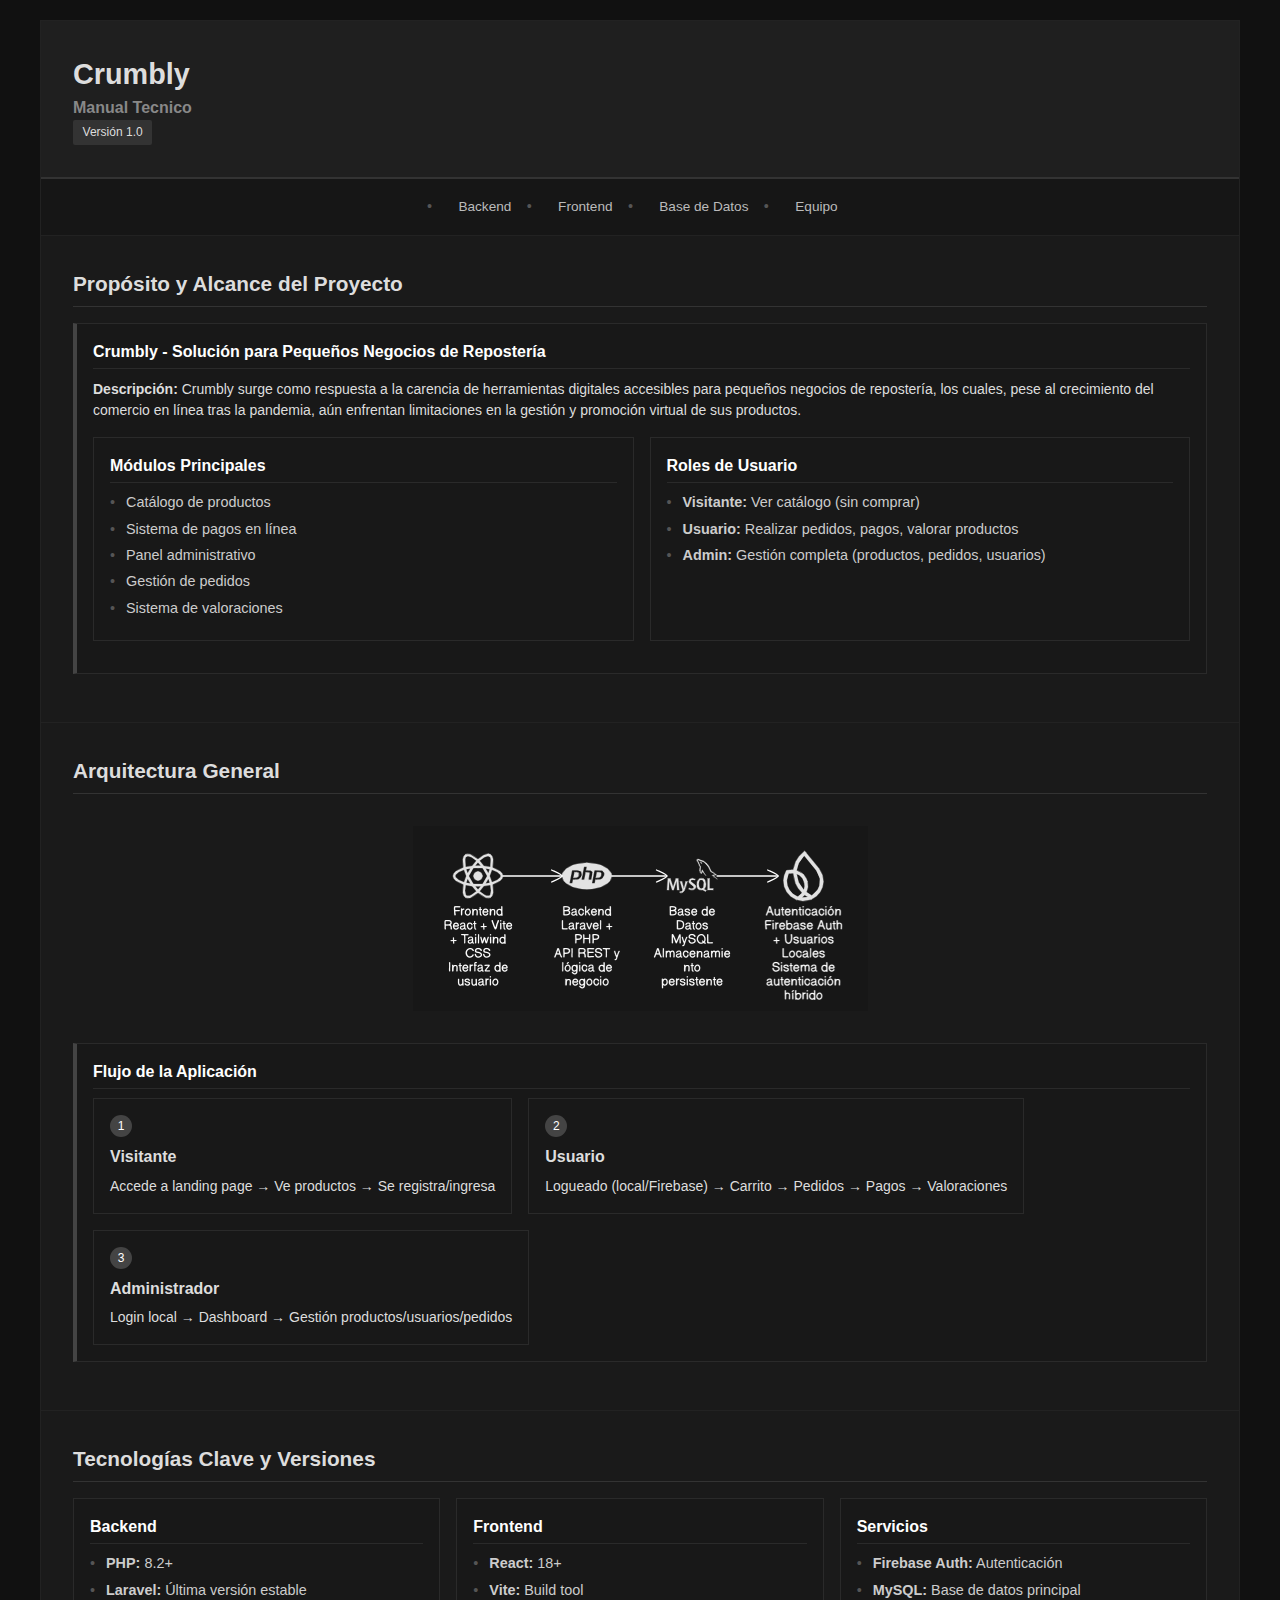
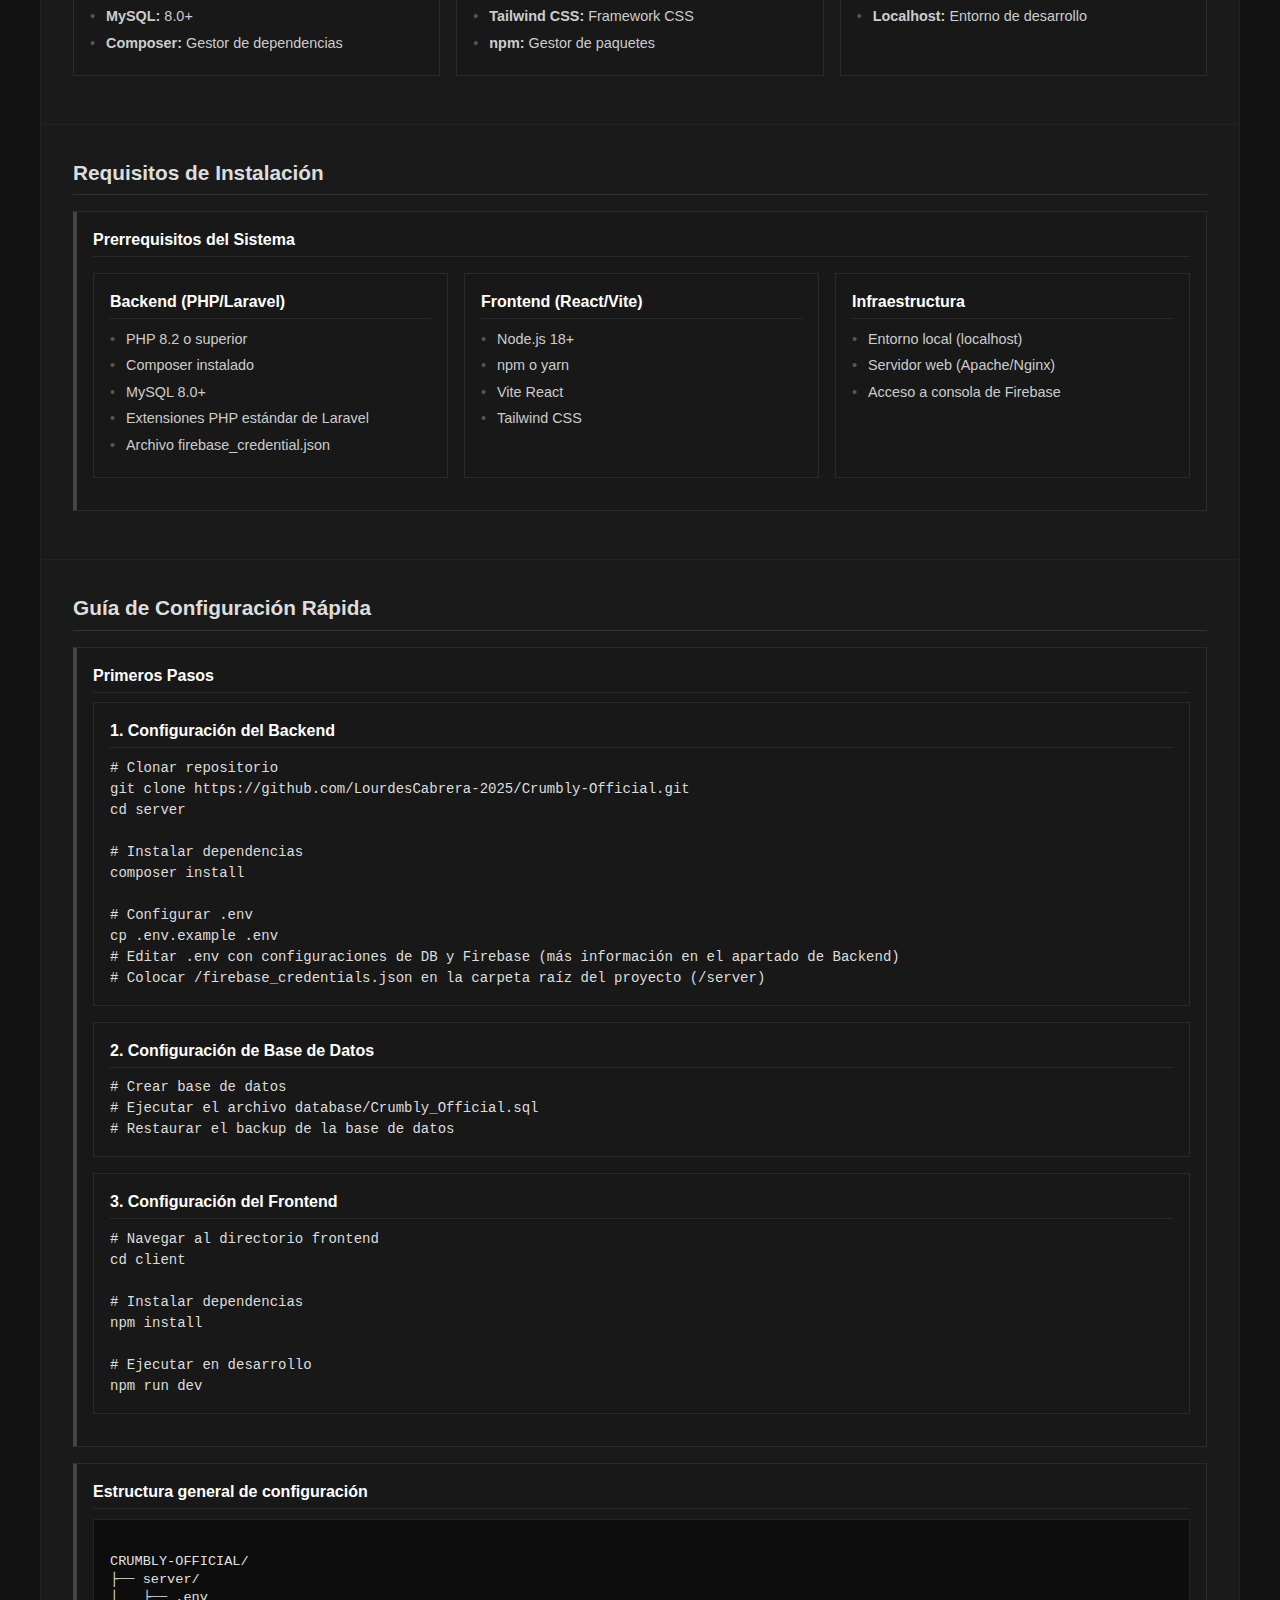
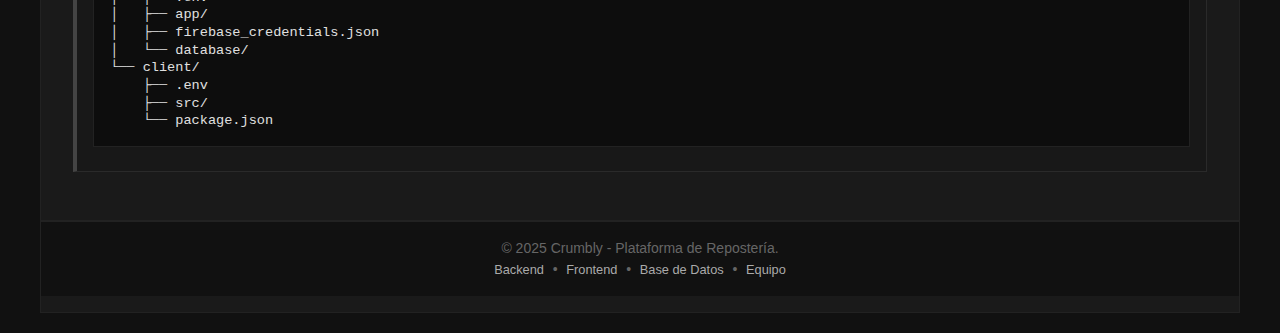
<file: index.html>
<!DOCTYPE html>
<html lang="es">
<head>
    <meta charset="UTF-8">
    <meta name="viewport" content="width=device-width, initial-scale=1.0">
    <title>Manual Técnico - Crumbly</title>
    <link rel="stylesheet" href="styles.css">
</head>
<body>
    <div class="container">
        <header>
            <h1>Crumbly</h1>
            <h2>Manual Tecnico</h2>
            <p class="version">Versión 1.0</p>
        </header>

        <nav class="main-nav">
            <ul>
                <li><a href="pages/backend.html" class="nav-link">Backend</a></li>
                <li><a href="pages/frontend.html" class="nav-link">Frontend</a></li>
                <li><a href="pages/database.html" class="nav-link">Base de Datos</a></li>
                <li><a href="pages/team.html" class="nav-link">Equipo</a></li>
            </ul>
        </nav>

        <main>
            <!-- Sección Propósito -->
            <section id="proposito" class="section">
                <h2>Propósito y Alcance del Proyecto</h2>
                <div class="content">
                    <div class="card">
                        <h3>Crumbly - Solución para Pequeños Negocios de Repostería</h3>
                        <p><strong>Descripción:</strong> Crumbly surge como respuesta a la carencia de herramientas digitales accesibles para pequeños negocios de repostería, los cuales, pese al crecimiento del comercio en línea tras la pandemia, aún enfrentan limitaciones en la gestión y promoción virtual de sus productos.</p>
                        
                        <div class="features-grid">
                            <div class="feature">
                                <h4> Módulos Principales</h4>
                                <ul>
                                    <li>Catálogo de productos</li>
                                    <li>Sistema de pagos en línea</li>
                                    <li>Panel administrativo</li>
                                    <li>Gestión de pedidos</li>
                                    <li>Sistema de valoraciones</li>
                                </ul>
                            </div>
                            <div class="feature">
                                <h4> Roles de Usuario</h4>
                                <ul>
                                    <li><strong>Visitante:</strong> Ver catálogo (sin comprar)</li>
                                    <li><strong>Usuario:</strong> Realizar pedidos, pagos, valorar productos</li>
                                    <li><strong>Admin:</strong> Gestión completa (productos, pedidos, usuarios)</li>
                                </ul>
                            </div>
                        </div>
                    </div>
                </div>
            </section>

            <!-- Sección Arquitectura -->
            <section id="arquitectura" class="section">
                <h2>Arquitectura General</h2>
                <div class="content">
                <div class="img-container">
                    <img src="assets/diagrama1.png" class="diagrama1"/>
                </div>
                    <div class="card">
                        <h3>Flujo de la Aplicación</h3>
                        <div class="flow-steps">
                            <div class="flow-step">
                                <span class="step-number">1</span>
                                <h4>Visitante</h4>
                                <p>Accede a landing page → Ve productos → Se registra/ingresa</p>
                            </div>
                            <div class="flow-step">
                                <span class="step-number">2</span>
                                <h4>Usuario</h4>
                                <p>Logueado (local/Firebase) → Carrito → Pedidos → Pagos → Valoraciones</p>
                            </div>
                            <div class="flow-step">
                                <span class="step-number">3</span>
                                <h4>Administrador</h4>
                                <p>Login local → Dashboard → Gestión productos/usuarios/pedidos</p>
                            </div>
                        </div>
                    </div>
                </div>
            </section>

            <!-- Sección Tecnologías -->
            <section id="tecnologias" class="section">
                <h2>Tecnologías Clave y Versiones</h2>
                <div class="content">
                    <div class="tech-grid">
                        <div class="tech-card">
                            <h3>Backend</h3>
                            <ul>
                                <li><strong>PHP:</strong> 8.2+</li>
                                <li><strong>Laravel:</strong> Última versión estable</li>
                                <li><strong>MySQL:</strong> 8.0+</li>
                                <li><strong>Composer:</strong> Gestor de dependencias</li>
                            </ul>
                        </div>
                        <div class="tech-card">
                            <h3>Frontend</h3>
                            <ul>
                                <li><strong>React:</strong> 18+</li>
                                <li><strong>Vite:</strong> Build tool</li>
                                <li><strong>Tailwind CSS:</strong> Framework CSS</li>
                                <li><strong>npm:</strong> Gestor de paquetes</li>
                            </ul>
                        </div>
                        <div class="tech-card">
                            <h3>Servicios</h3>
                            <ul>
                                <li><strong>Firebase Auth:</strong> Autenticación</li>
                                <li><strong>MySQL:</strong> Base de datos principal</li>
                                <li><strong>Localhost:</strong> Entorno de desarrollo</li>
                            </ul>
                        </div>
                    </div>
                </div>
            </section>

            <!-- Sección Requisitos -->
            <section id="requisitos" class="section">
                <h2>Requisitos de Instalación</h2>
                <div class="content">
                    <div class="card">
                        <h3>Prerrequisitos del Sistema</h3>
                        
                        <div class="requirements-grid">
                            <div class="requirement">
                                <h4>Backend (PHP/Laravel)</h4>
                                <ul>
                                    <li>PHP 8.2 o superior</li>
                                    <li>Composer instalado</li>
                                    <li>MySQL 8.0+</li>
                                    <li>Extensiones PHP estándar de Laravel</li>
                                    <li>Archivo firebase_credential.json</li>
                                </ul>
                            </div>
                            <div class="requirement">
                                <h4>Frontend (React/Vite)</h4>
                                <ul>
                                    <li>Node.js 18+</li>
                                    <li>npm o yarn</li>
                                    <li>Vite React</li>
                                    <li>Tailwind CSS</li>
                                </ul>
                            </div>
                            <div class="requirement">
                                <h4>Infraestructura</h4>
                                <ul>
                                    <li>Entorno local (localhost)</li>
                                    <li>Servidor web (Apache/Nginx)</li>
                                    <li>Acceso a consola de Firebase</li>
                                </ul>
                            </div>
                        </div>
                    </div>
                </div>
            </section>

            <!-- Sección Configuración -->
            <section id="configuracion" class="section">
                <h2>Guía de Configuración Rápida</h2>
                <div class="content">
                    <div class="card">
                        <h3>Primeros Pasos</h3>
                        
                        <div class="config-steps">
                            <div class="config-step">
                                <h4>1. Configuración del Backend</h4>
                                <pre><code># Clonar repositorio
git clone https://github.com/LourdesCabrera-2025/Crumbly-Official.git
cd server

# Instalar dependencias
composer install

# Configurar .env
cp .env.example .env
# Editar .env con configuraciones de DB y Firebase (más información en el apartado de Backend)
# Colocar /firebase_credentials.json en la carpeta raíz del proyecto (/server)
</code></pre>
                            </div>
                            
                            <div class="config-step">
                                <h4>2. Configuración de Base de Datos</h4>
                                <pre><code># Crear base de datos 
# Ejecutar el archivo database/Crumbly_Official.sql
# Restaurar el backup de la base de datos
</code></pre>
                            </div>
                            
                            <div class="config-step">
                                <h4>3. Configuración del Frontend</h4>
                                <pre><code># Navegar al directorio frontend
cd client

# Instalar dependencias
npm install

# Ejecutar en desarrollo
npm run dev</code></pre>
                            </div>
                            
                        </div>
                    </div>

                    <div class="card">
                        <h3>Estructura general de configuración</h3>
                        <pre class="code-block"><code>
CRUMBLY-OFFICIAL/
├── server/
│   ├── .env
│   ├── app/
│   ├── firebase_credentials.json
│   └── database/
└── client/
    ├── .env
    ├── src/
    └── package.json
</code></pre>
                    </div>
                </div>
            </section>
        </main>

        <footer>
            <p>&copy; 2025 Crumbly - Plataforma de Repostería.</p>
            <p class="footer-links">
                <a href="pages/backend.html">Backend</a> • 
                <a href="pages/frontend.html">Frontend</a> • 
                <a href="pages/database.html">Base de Datos</a> • 
                <a href="pages/team.html">Equipo</a>
            </p>
        </footer>
    </div>

    <script src="script.js"></script>
</body>
</html>
</file>
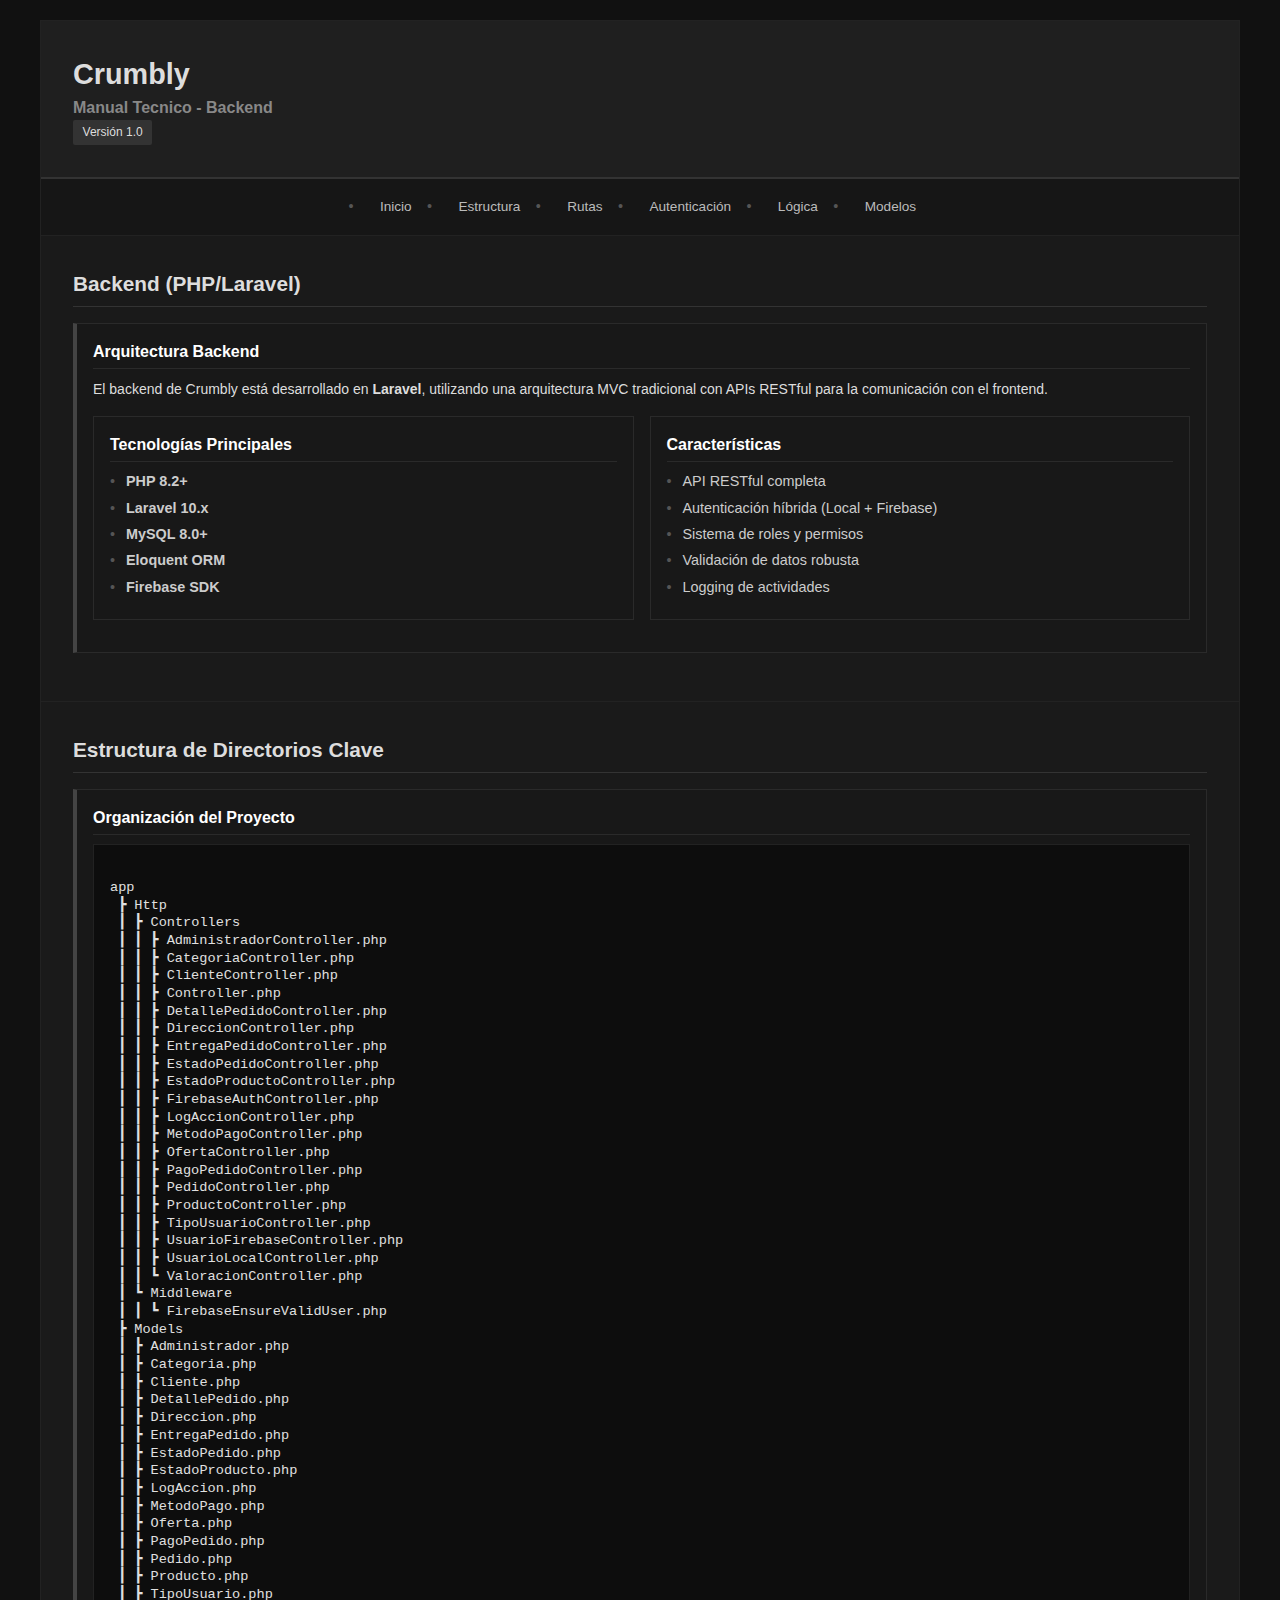
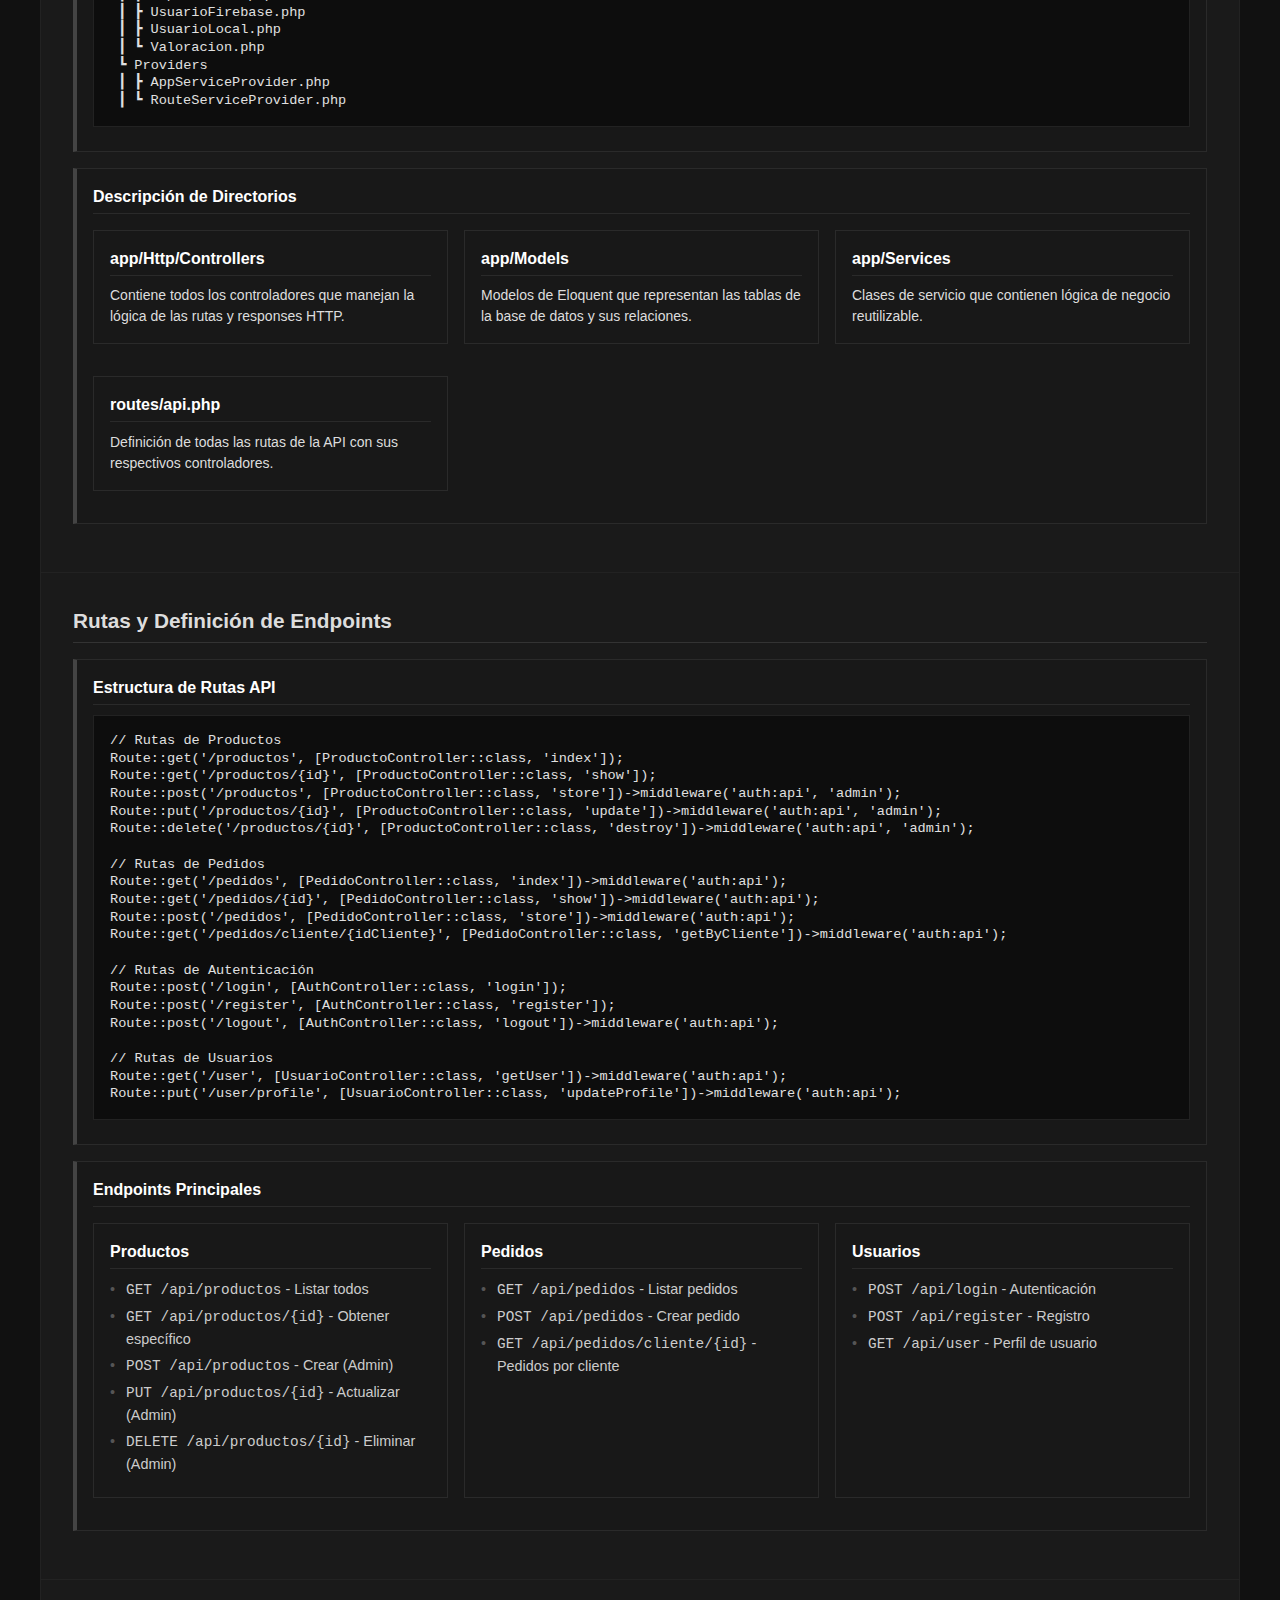
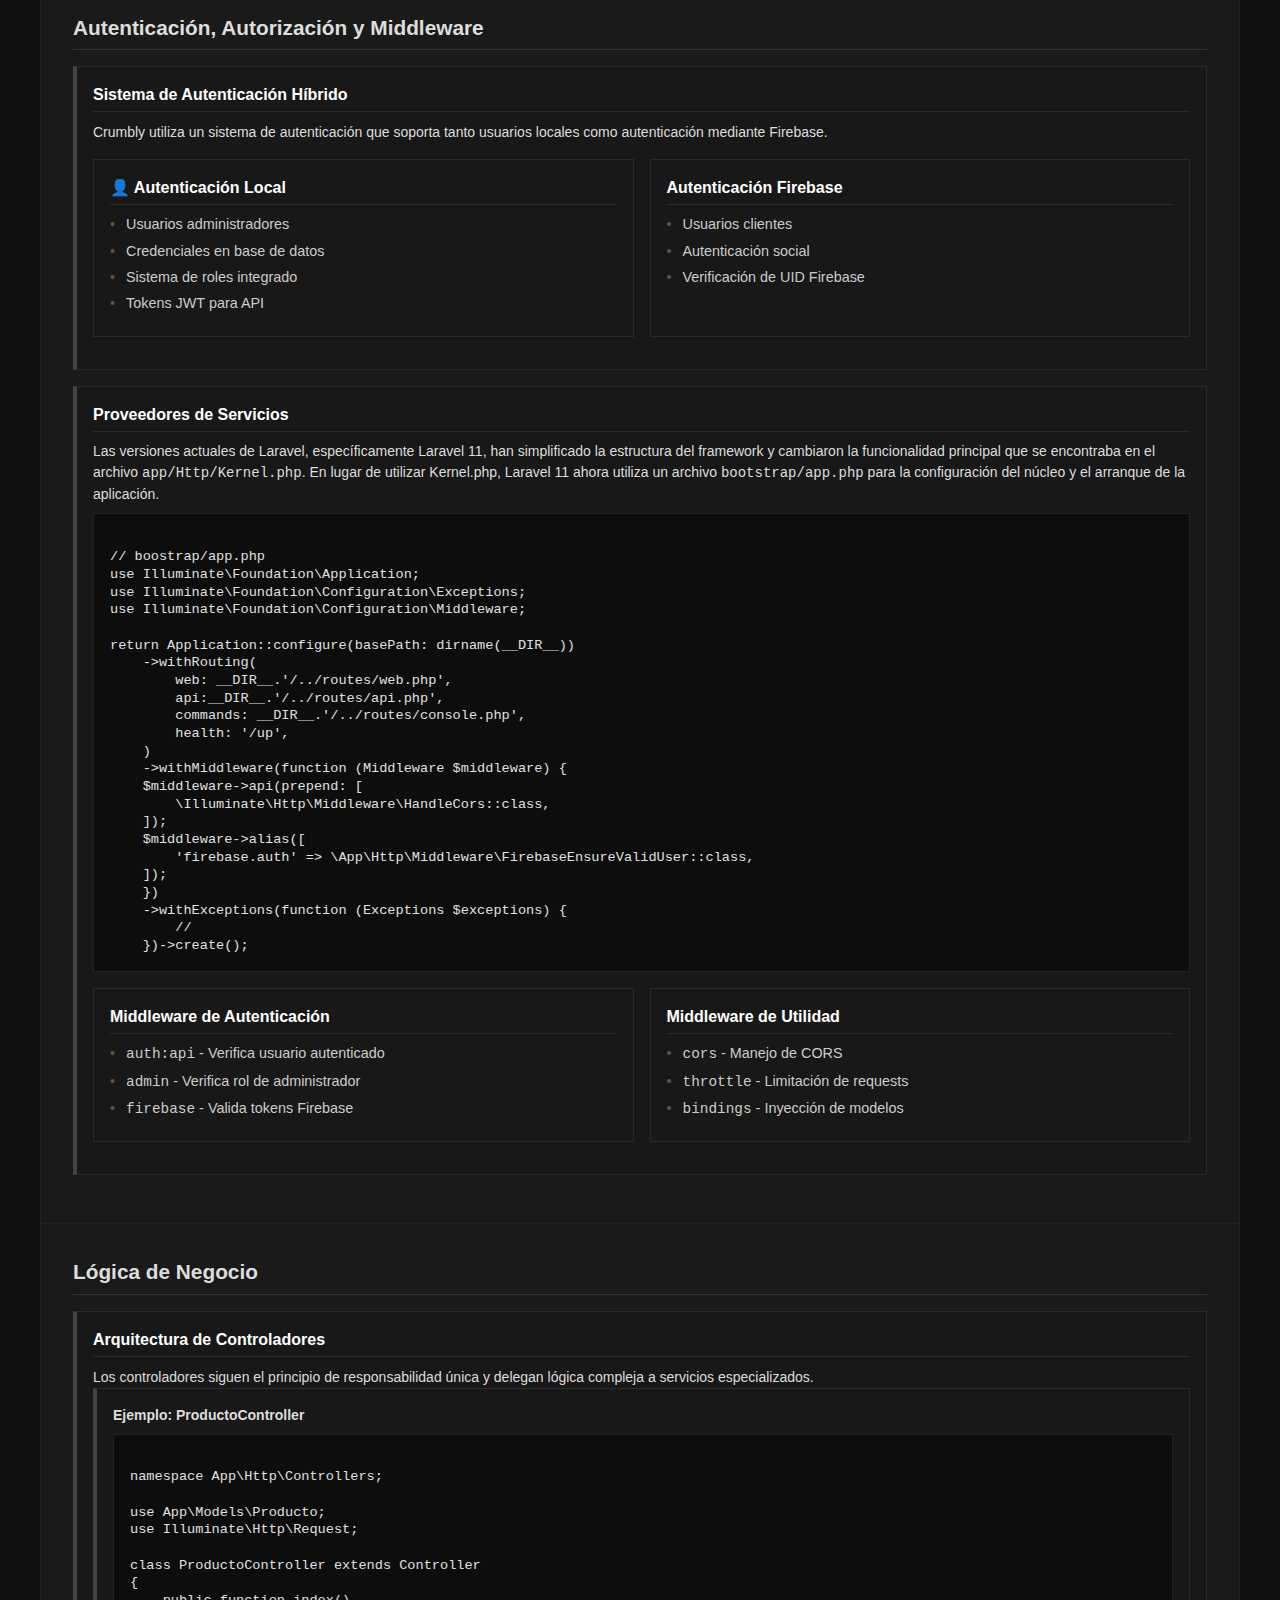
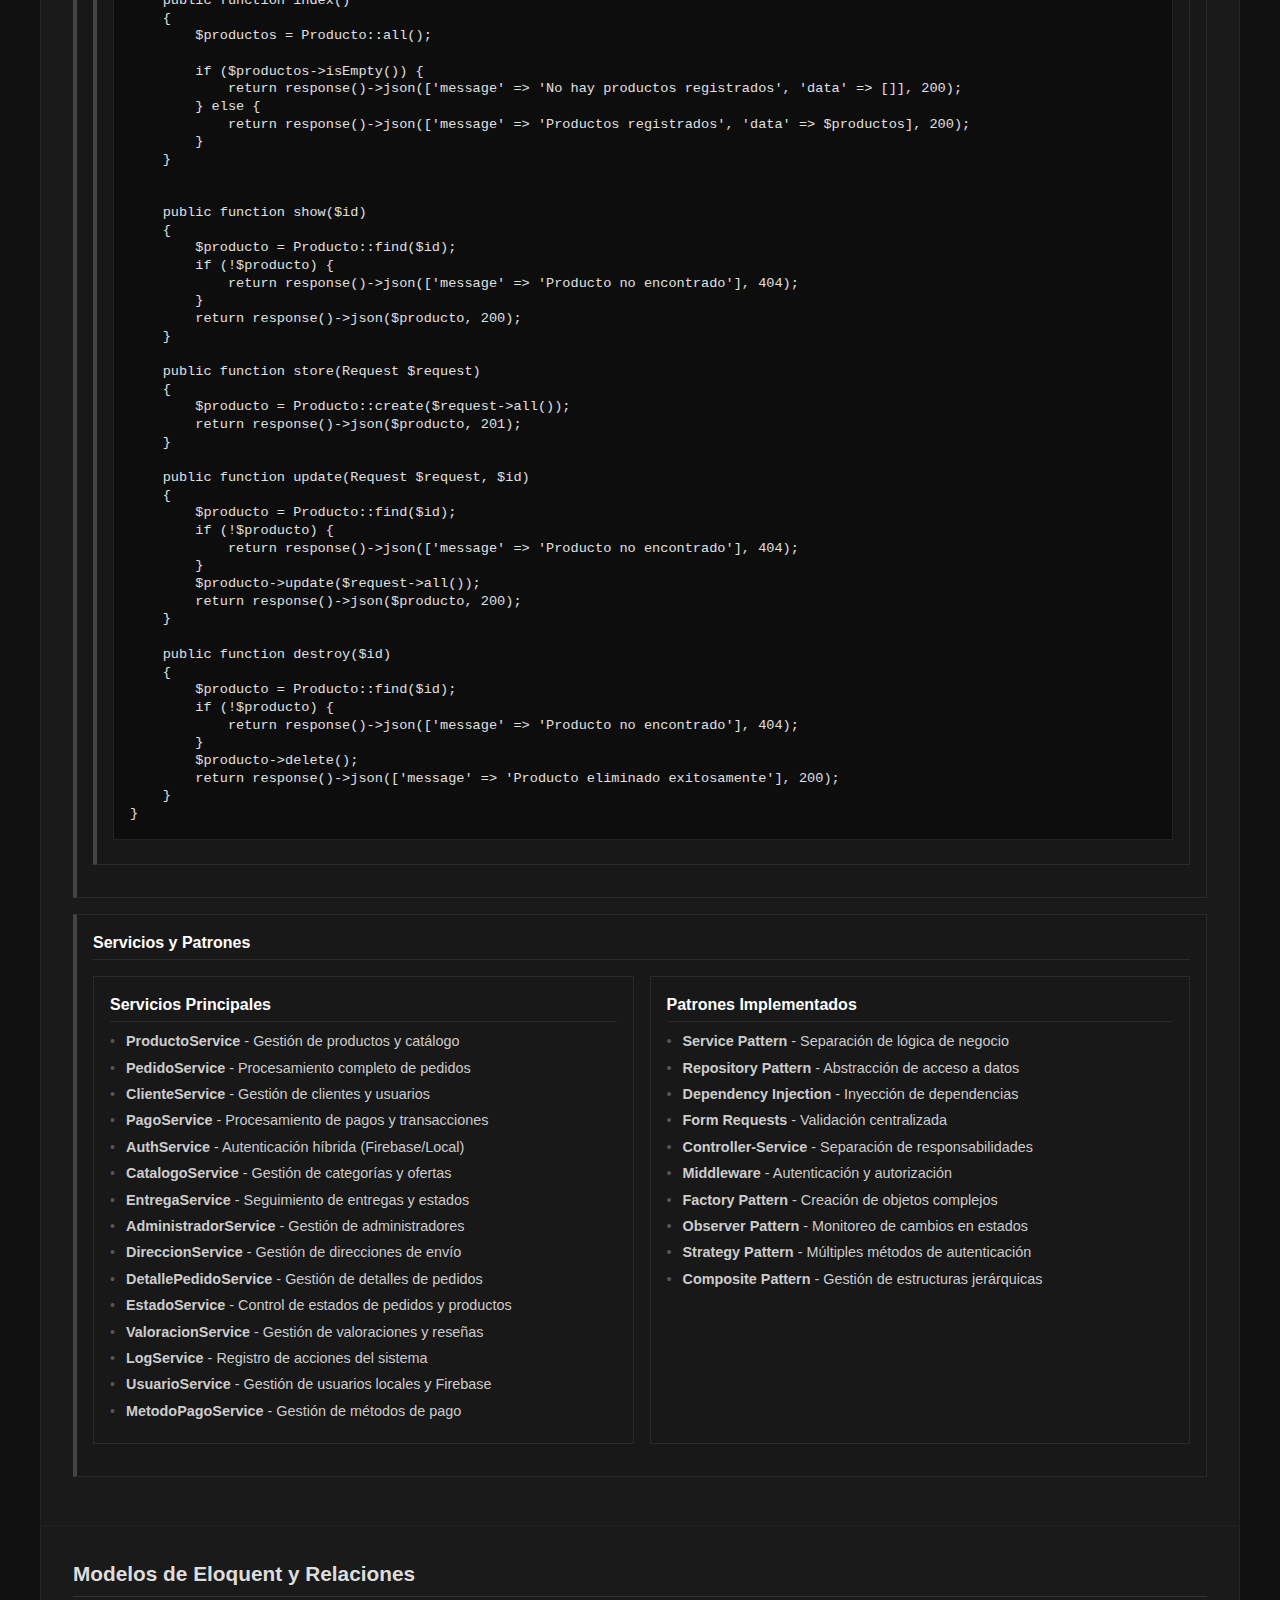
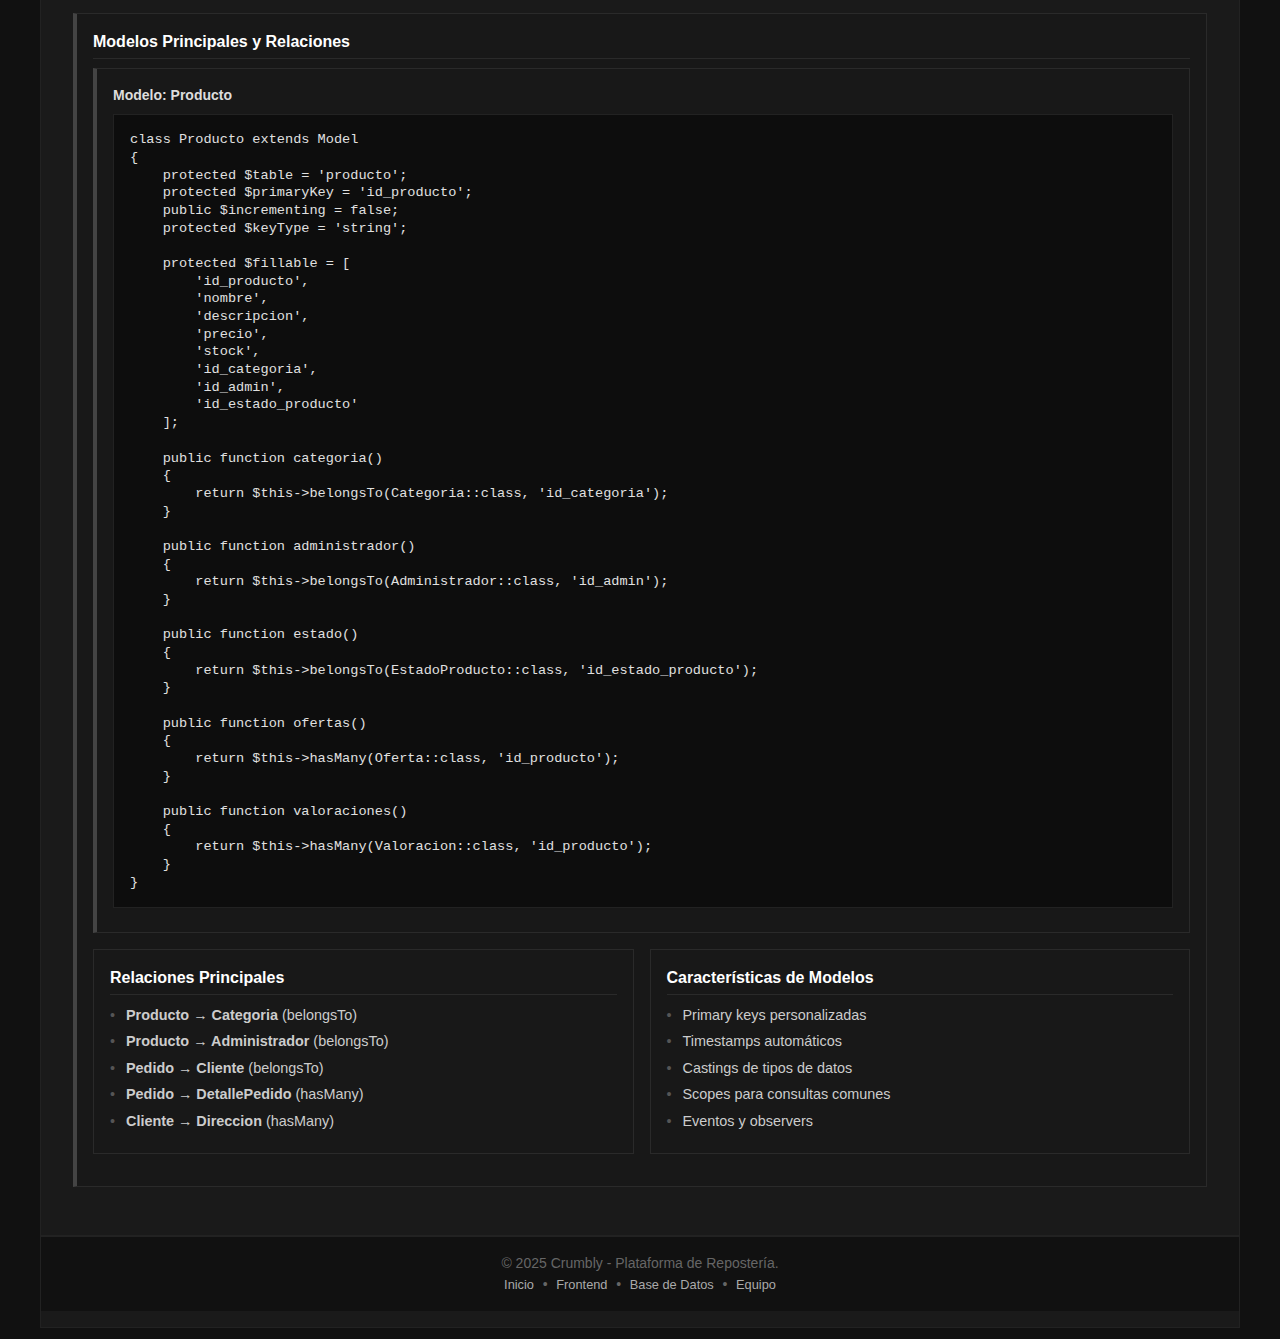
<file: pages/backend.html>
<!DOCTYPE html>
<html lang="es">
<head>
    <meta charset="UTF-8">
    <meta name="viewport" content="width=device-width, initial-scale=1.0">
    <title>Backend - Manual Técnico Crumbly</title>
    <link rel="stylesheet" href="../styles.css">
</head>
<body>
    <div class="container">
        <header>
            <h1>Crumbly</h1>
            <h2>Manual Tecnico - Backend</h2>
            <p class="version">Versión 1.0</p>
        </header>

        <nav class="main-nav">
            <ul>
                <li><a href="../index.html" class="nav-link">Inicio</a></li>
                <li><a href="#estructura" class="nav-link">Estructura</a></li>
                <li><a href="#rutas" class="nav-link">Rutas</a></li>
                <li><a href="#autenticacion" class="nav-link">Autenticación</a></li>
                <li><a href="#logica" class="nav-link">Lógica</a></li>
                <li><a href="#modelos" class="nav-link">Modelos</a></li>
            </ul>
        </nav>

        <main>
            <!-- Sección Backend Overview -->
            <section id="backend" class="section">
                <h2>Backend (PHP/Laravel)</h2>
                <div class="content">
                    <div class="card">
                        <h3>Arquitectura Backend</h3>
                        <p>El backend de Crumbly está desarrollado en <strong>Laravel</strong>, utilizando una arquitectura MVC tradicional con APIs RESTful para la comunicación con el frontend.</p>
                        
                        <div class="features-grid">
                            <div class="feature">
                                <h4>Tecnologías Principales</h4>
                                <ul>
                                    <li><strong>PHP 8.2+</strong></li>
                                    <li><strong>Laravel 10.x</strong></li>
                                    <li><strong>MySQL 8.0+</strong></li>
                                    <li><strong>Eloquent ORM</strong></li>
                                    <li><strong>Firebase SDK</strong></li>
                                </ul>
                            </div>
                            <div class="feature">
                                <h4>Características</h4>
                                <ul>
                                    <li>API RESTful completa</li>
                                    <li>Autenticación híbrida (Local + Firebase)</li>
                                    <li>Sistema de roles y permisos</li>
                                    <li>Validación de datos robusta</li>
                                    <li>Logging de actividades</li>
                                </ul>
                            </div>
                        </div>
                    </div>
                </div>
            </section>

            <!-- Sección Estructura de Directorios -->
            <section id="estructura" class="section">
                <h2>Estructura de Directorios Clave</h2>
                <div class="content">
                    <div class="card">
                        <h3>Organización del Proyecto</h3>
                        <pre class="code-block"><code>
app
 ┣ Http
 ┃ ┣ Controllers
 ┃ ┃ ┣ AdministradorController.php
 ┃ ┃ ┣ CategoriaController.php
 ┃ ┃ ┣ ClienteController.php
 ┃ ┃ ┣ Controller.php
 ┃ ┃ ┣ DetallePedidoController.php
 ┃ ┃ ┣ DireccionController.php
 ┃ ┃ ┣ EntregaPedidoController.php
 ┃ ┃ ┣ EstadoPedidoController.php
 ┃ ┃ ┣ EstadoProductoController.php
 ┃ ┃ ┣ FirebaseAuthController.php          
 ┃ ┃ ┣ LogAccionController.php
 ┃ ┃ ┣ MetodoPagoController.php
 ┃ ┃ ┣ OfertaController.php
 ┃ ┃ ┣ PagoPedidoController.php
 ┃ ┃ ┣ PedidoController.php
 ┃ ┃ ┣ ProductoController.php
 ┃ ┃ ┣ TipoUsuarioController.php
 ┃ ┃ ┣ UsuarioFirebaseController.php
 ┃ ┃ ┣ UsuarioLocalController.php
 ┃ ┃ ┗ ValoracionController.php
 ┃ ┗ Middleware                     
 ┃ ┃ ┗ FirebaseEnsureValidUser.php
 ┣ Models
 ┃ ┣ Administrador.php
 ┃ ┣ Categoria.php
 ┃ ┣ Cliente.php
 ┃ ┣ DetallePedido.php
 ┃ ┣ Direccion.php
 ┃ ┣ EntregaPedido.php
 ┃ ┣ EstadoPedido.php
 ┃ ┣ EstadoProducto.php
 ┃ ┣ LogAccion.php
 ┃ ┣ MetodoPago.php
 ┃ ┣ Oferta.php
 ┃ ┣ PagoPedido.php
 ┃ ┣ Pedido.php
 ┃ ┣ Producto.php
 ┃ ┣ TipoUsuario.php
 ┃ ┣ UsuarioFirebase.php
 ┃ ┣ UsuarioLocal.php
 ┃ ┗ Valoracion.php
 ┗ Providers
 ┃ ┣ AppServiceProvider.php
 ┃ ┗ RouteServiceProvider.php
</code></pre>
                    </div>

                    <div class="card">
                        <h3>Descripción de Directorios</h3>
                        <div class="features-grid">
                            <div class="feature">
                                <h4>app/Http/Controllers</h4>
                                <p>Contiene todos los controladores que manejan la lógica de las rutas y responses HTTP.</p>
                            </div>
                            <div class="feature">
                                <h4>app/Models</h4>
                                <p>Modelos de Eloquent que representan las tablas de la base de datos y sus relaciones.</p>
                            </div>
                            <div class="feature">
                                <h4>app/Services</h4>
                                <p>Clases de servicio que contienen lógica de negocio reutilizable.</p>
                            </div>
                            <div class="feature">
                                <h4>routes/api.php</h4>
                                <p>Definición de todas las rutas de la API con sus respectivos controladores.</p>
                            </div>
                        </div>
                    </div>
                </div>
            </section>

            <!-- Sección Rutas y Endpoints -->
            <section id="rutas" class="section">
                <h2>Rutas y Definición de Endpoints</h2>
                <div class="content">
                    <div class="card">
                        <h3>Estructura de Rutas API</h3>
                        <pre class="code-block"><code>// Rutas de Productos
Route::get('/productos', [ProductoController::class, 'index']);
Route::get('/productos/{id}', [ProductoController::class, 'show']);
Route::post('/productos', [ProductoController::class, 'store'])->middleware('auth:api', 'admin');
Route::put('/productos/{id}', [ProductoController::class, 'update'])->middleware('auth:api', 'admin');
Route::delete('/productos/{id}', [ProductoController::class, 'destroy'])->middleware('auth:api', 'admin');

// Rutas de Pedidos
Route::get('/pedidos', [PedidoController::class, 'index'])->middleware('auth:api');
Route::get('/pedidos/{id}', [PedidoController::class, 'show'])->middleware('auth:api');
Route::post('/pedidos', [PedidoController::class, 'store'])->middleware('auth:api');
Route::get('/pedidos/cliente/{idCliente}', [PedidoController::class, 'getByCliente'])->middleware('auth:api');

// Rutas de Autenticación
Route::post('/login', [AuthController::class, 'login']);
Route::post('/register', [AuthController::class, 'register']);
Route::post('/logout', [AuthController::class, 'logout'])->middleware('auth:api');

// Rutas de Usuarios
Route::get('/user', [UsuarioController::class, 'getUser'])->middleware('auth:api');
Route::put('/user/profile', [UsuarioController::class, 'updateProfile'])->middleware('auth:api');</code></pre>
                    </div>

                    <div class="card">
                        <h3>Endpoints Principales</h3>
                        <div class="features-grid">
                            <div class="feature">
                                <h4>Productos</h4>
                                <ul>
                                    <li><code>GET /api/productos</code> - Listar todos</li>
                                    <li><code>GET /api/productos/{id}</code> - Obtener específico</li>
                                    <li><code>POST /api/productos</code> - Crear (Admin)</li>
                                    <li><code>PUT /api/productos/{id}</code> - Actualizar (Admin)</li>
                                    <li><code>DELETE /api/productos/{id}</code> - Eliminar (Admin)</li>
                                </ul>
                            </div>
                            <div class="feature">
                                <h4> Pedidos</h4>
                                <ul>
                                    <li><code>GET /api/pedidos</code> - Listar pedidos</li>
                                    <li><code>POST /api/pedidos</code> - Crear pedido</li>
                                    <li><code>GET /api/pedidos/cliente/{id}</code> - Pedidos por cliente</li>
                                </ul>
                            </div>
                            <div class="feature">
                                <h4> Usuarios</h4>
                                <ul>
                                    <li><code>POST /api/login</code> - Autenticación</li>
                                    <li><code>POST /api/register</code> - Registro</li>
                                    <li><code>GET /api/user</code> - Perfil de usuario</li>
                                </ul>
                            </div>
                        </div>
                    </div>
                </div>
            </section>

            <!-- Sección Autenticación -->
            <section id="autenticacion" class="section">
                <h2> Autenticación, Autorización y Middleware</h2>
                <div class="content">
                    <div class="card">
                        <h3>Sistema de Autenticación Híbrido</h3>
                        <p>Crumbly utiliza un sistema de autenticación que soporta tanto usuarios locales como autenticación mediante Firebase.</p>
                        
                        <div class="features-grid">
                            <div class="feature">
                                <h4>👤 Autenticación Local</h4>
                                <ul>
                                    <li>Usuarios administradores</li>
                                    <li>Credenciales en base de datos</li>
                                    <li>Sistema de roles integrado</li>
                                    <li>Tokens JWT para API</li>
                                </ul>
                            </div>
                            <div class="feature">
                                <h4> Autenticación Firebase</h4>
                                <ul>
                                    <li>Usuarios clientes</li>
                                    <li>Autenticación social</li>
                                    <li>Verificación de UID Firebase</li>
                                </ul>
                            </div>
                        </div>
                    </div>

                    <div class="card">
                        <h3>Proveedores de Servicios</h3>
                        <p>Las versiones actuales de Laravel, específicamente Laravel 11, han simplificado la estructura del framework y cambiaron la funcionalidad principal que se encontraba en el archivo <code>app/Http/Kernel.php</code>. En lugar de utilizar Kernel.php, Laravel 11 ahora utiliza un archivo <code>bootstrap/app.php</code> para la configuración del núcleo y el arranque de la aplicación.</p>
                        <pre class="code-block"><code>
// boostrap/app.php
use Illuminate\Foundation\Application;
use Illuminate\Foundation\Configuration\Exceptions;
use Illuminate\Foundation\Configuration\Middleware;

return Application::configure(basePath: dirname(__DIR__))
    ->withRouting(
        web: __DIR__.'/../routes/web.php',
        api:__DIR__.'/../routes/api.php',
        commands: __DIR__.'/../routes/console.php',
        health: '/up',
    )
    ->withMiddleware(function (Middleware $middleware) {
    $middleware->api(prepend: [
        \Illuminate\Http\Middleware\HandleCors::class,
    ]);
    $middleware->alias([
        'firebase.auth' => \App\Http\Middleware\FirebaseEnsureValidUser::class,
    ]);
    })
    ->withExceptions(function (Exceptions $exceptions) {
        //
    })->create();
</code></pre>

                        <div class="features-grid">
                            <div class="feature">
                                <h4>Middleware de Autenticación</h4>
                                <ul>
                                    <li><code>auth:api</code> - Verifica usuario autenticado</li>
                                    <li><code>admin</code> - Verifica rol de administrador</li>
                                    <li><code>firebase</code> - Valida tokens Firebase</li>
                                </ul>
                            </div>
                            <div class="feature">
                                <h4>Middleware de Utilidad</h4>
                                <ul>
                                    <li><code>cors</code> - Manejo de CORS</li>
                                    <li><code>throttle</code> - Limitación de requests</li>
                                    <li><code>bindings</code> - Inyección de modelos</li>
                                </ul>
                            </div>
                        </div>
                    </div>
                </div>
            </section>

            <!-- Sección Lógica de Negocio -->
            <section id="logica" class="section">
                <h2> Lógica de Negocio</h2>
                <div class="content">
                    <div class="card">
                        <h3>Arquitectura de Controladores</h3>
                        <p>Los controladores siguen el principio de responsabilidad única y delegan lógica compleja a servicios especializados.</p>
                        
                        <div class="card">
                            <h4>Ejemplo: ProductoController</h4>
                            <pre class="code-block"><code>
namespace App\Http\Controllers;

use App\Models\Producto;
use Illuminate\Http\Request;

class ProductoController extends Controller
{
    public function index()
    {
        $productos = Producto::all();

        if ($productos->isEmpty()) {
            return response()->json(['message' => 'No hay productos registrados', 'data' => []], 200);
        } else {
            return response()->json(['message' => 'Productos registrados', 'data' => $productos], 200);
        }
    }


    public function show($id)
    {
        $producto = Producto::find($id);
        if (!$producto) {
            return response()->json(['message' => 'Producto no encontrado'], 404);
        }
        return response()->json($producto, 200);
    }

    public function store(Request $request)
    {
        $producto = Producto::create($request->all());
        return response()->json($producto, 201);
    }

    public function update(Request $request, $id)
    {
        $producto = Producto::find($id);        
        if (!$producto) {
            return response()->json(['message' => 'Producto no encontrado'], 404);
        }
        $producto->update($request->all());
        return response()->json($producto, 200);
    }

    public function destroy($id)
    {
        $producto = Producto::find($id);
        if (!$producto) {
            return response()->json(['message' => 'Producto no encontrado'], 404);
        }
        $producto->delete();
        return response()->json(['message' => 'Producto eliminado exitosamente'], 200);
    }
}
</code></pre>
                        </div>
                    </div>

                    <div class="card">
                        <h3>Servicios y Patrones</h3>
                        <div class="features-grid">
                            <div class="feature">
                                <h4> Servicios Principales</h4>
                                <ul>
                                    <li><strong>ProductoService</strong> - Gestión de productos y catálogo</li>
                                    <li><strong>PedidoService</strong> - Procesamiento completo de pedidos</li>
                                    <li><strong>ClienteService</strong> - Gestión de clientes y usuarios</li>
                                    <li><strong>PagoService</strong> - Procesamiento de pagos y transacciones</li>
                                    <li><strong>AuthService</strong> - Autenticación híbrida (Firebase/Local)</li>
                                    <li><strong>CatalogoService</strong> - Gestión de categorías y ofertas</li>
                                    <li><strong>EntregaService</strong> - Seguimiento de entregas y estados</li>
                                    <li><strong>AdministradorService</strong> - Gestión de administradores</li>
                                    <li><strong>DireccionService</strong> - Gestión de direcciones de envío</li>
                                    <li><strong>DetallePedidoService</strong> - Gestión de detalles de pedidos</li>
                                    <li><strong>EstadoService</strong> - Control de estados de pedidos y productos</li>
                                    <li><strong>ValoracionService</strong> - Gestión de valoraciones y reseñas</li>
                                    <li><strong>LogService</strong> - Registro de acciones del sistema</li>
                                    <li><strong>UsuarioService</strong> - Gestión de usuarios locales y Firebase</li>
                                    <li><strong>MetodoPagoService</strong> - Gestión de métodos de pago</li>
                                </ul>
                            </div>
                            <div class="feature">
                                <h4> Patrones Implementados</h4>
                                <ul>
                                    <li><strong>Service Pattern</strong> - Separación de lógica de negocio</li>
                                    <li><strong>Repository Pattern</strong> - Abstracción de acceso a datos</li>
                                    <li><strong>Dependency Injection</strong> - Inyección de dependencias</li>
                                    <li><strong>Form Requests</strong> - Validación centralizada</li>
                                    <li><strong>Controller-Service</strong> - Separación de responsabilidades</li>
                                    <li><strong>Middleware</strong> - Autenticación y autorización</li>
                                    <li><strong>Factory Pattern</strong> - Creación de objetos complejos</li>
                                    <li><strong>Observer Pattern</strong> - Monitoreo de cambios en estados</li>
                                    <li><strong>Strategy Pattern</strong> - Múltiples métodos de autenticación</li>
                                    <li><strong>Composite Pattern</strong> - Gestión de estructuras jerárquicas</li>
                                </ul>
                            </div>
                        </div>
                    </div>
                </div>
            </section>

            <!-- Sección Modelos de Eloquent -->
            <section id="modelos" class="section">
                <h2> Modelos de Eloquent y Relaciones</h2>
                <div class="content">
                    <div class="card">
                        <h3>Modelos Principales y Relaciones</h3>
                        
                        <div class="card">
                            <h4>Modelo: Producto</h4>
                            <pre class="code-block"><code>class Producto extends Model
{
    protected $table = 'producto';
    protected $primaryKey = 'id_producto';
    public $incrementing = false;
    protected $keyType = 'string';

    protected $fillable = [
        'id_producto',
        'nombre', 
        'descripcion',
        'precio',
        'stock',
        'id_categoria',
        'id_admin',
        'id_estado_producto'
    ];

    public function categoria()
    {
        return $this->belongsTo(Categoria::class, 'id_categoria');
    }

    public function administrador()
    {
        return $this->belongsTo(Administrador::class, 'id_admin');
    }

    public function estado()
    {
        return $this->belongsTo(EstadoProducto::class, 'id_estado_producto');
    }

    public function ofertas()
    {
        return $this->hasMany(Oferta::class, 'id_producto');
    }

    public function valoraciones()
    {
        return $this->hasMany(Valoracion::class, 'id_producto');
    }
}</code></pre>
                        </div>

                        <div class="features-grid">
                            <div class="feature">
                                <h4> Relaciones Principales</h4>
                                <ul>
                                    <li><strong>Producto → Categoria</strong> (belongsTo)</li>
                                    <li><strong>Producto → Administrador</strong> (belongsTo)</li>
                                    <li><strong>Pedido → Cliente</strong> (belongsTo)</li>
                                    <li><strong>Pedido → DetallePedido</strong> (hasMany)</li>
                                    <li><strong>Cliente → Direccion</strong> (hasMany)</li>
                                </ul>
                            </div>
                            <div class="feature">
                                <h4> Características de Modelos</h4>
                                <ul>
                                    <li>Primary keys personalizadas</li>
                                    <li>Timestamps automáticos</li>
                                    <li>Castings de tipos de datos</li>
                                    <li>Scopes para consultas comunes</li>
                                    <li>Eventos y observers</li>
                                </ul>
                            </div>
                        </div>
                    </div>
                </div>
            </section>
        </main>

        <footer>
            <p>&copy; 2025 Crumbly - Plataforma de Repostería.</p>
            <p class="footer-links">
                <a href="../index.html">Inicio</a> • 
                <a href="frontend.html">Frontend</a> • 
                <a href="database.html">Base de Datos</a> • 
                <a href="team.html">Equipo</a>
            </p>
        </footer>
    </div>

    <script src="../script.js"></script>
</body>
</html>
</file>
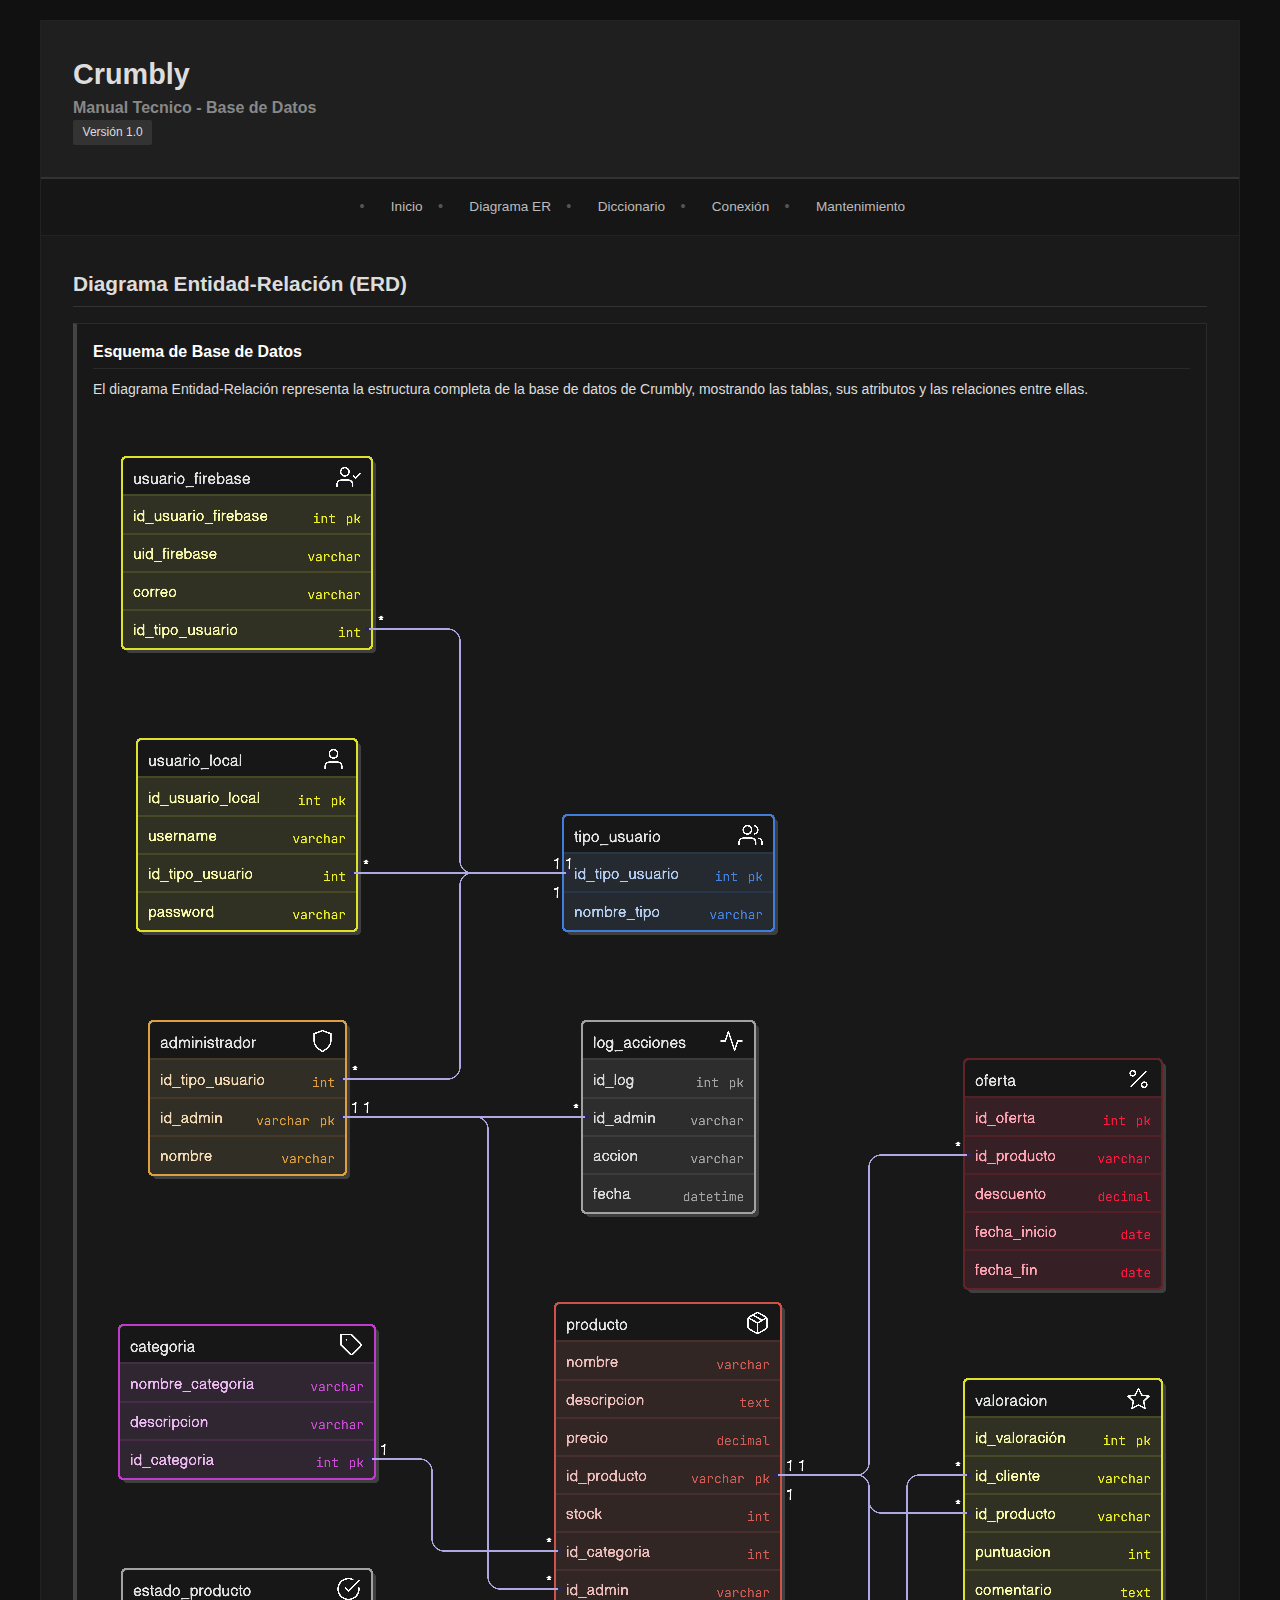
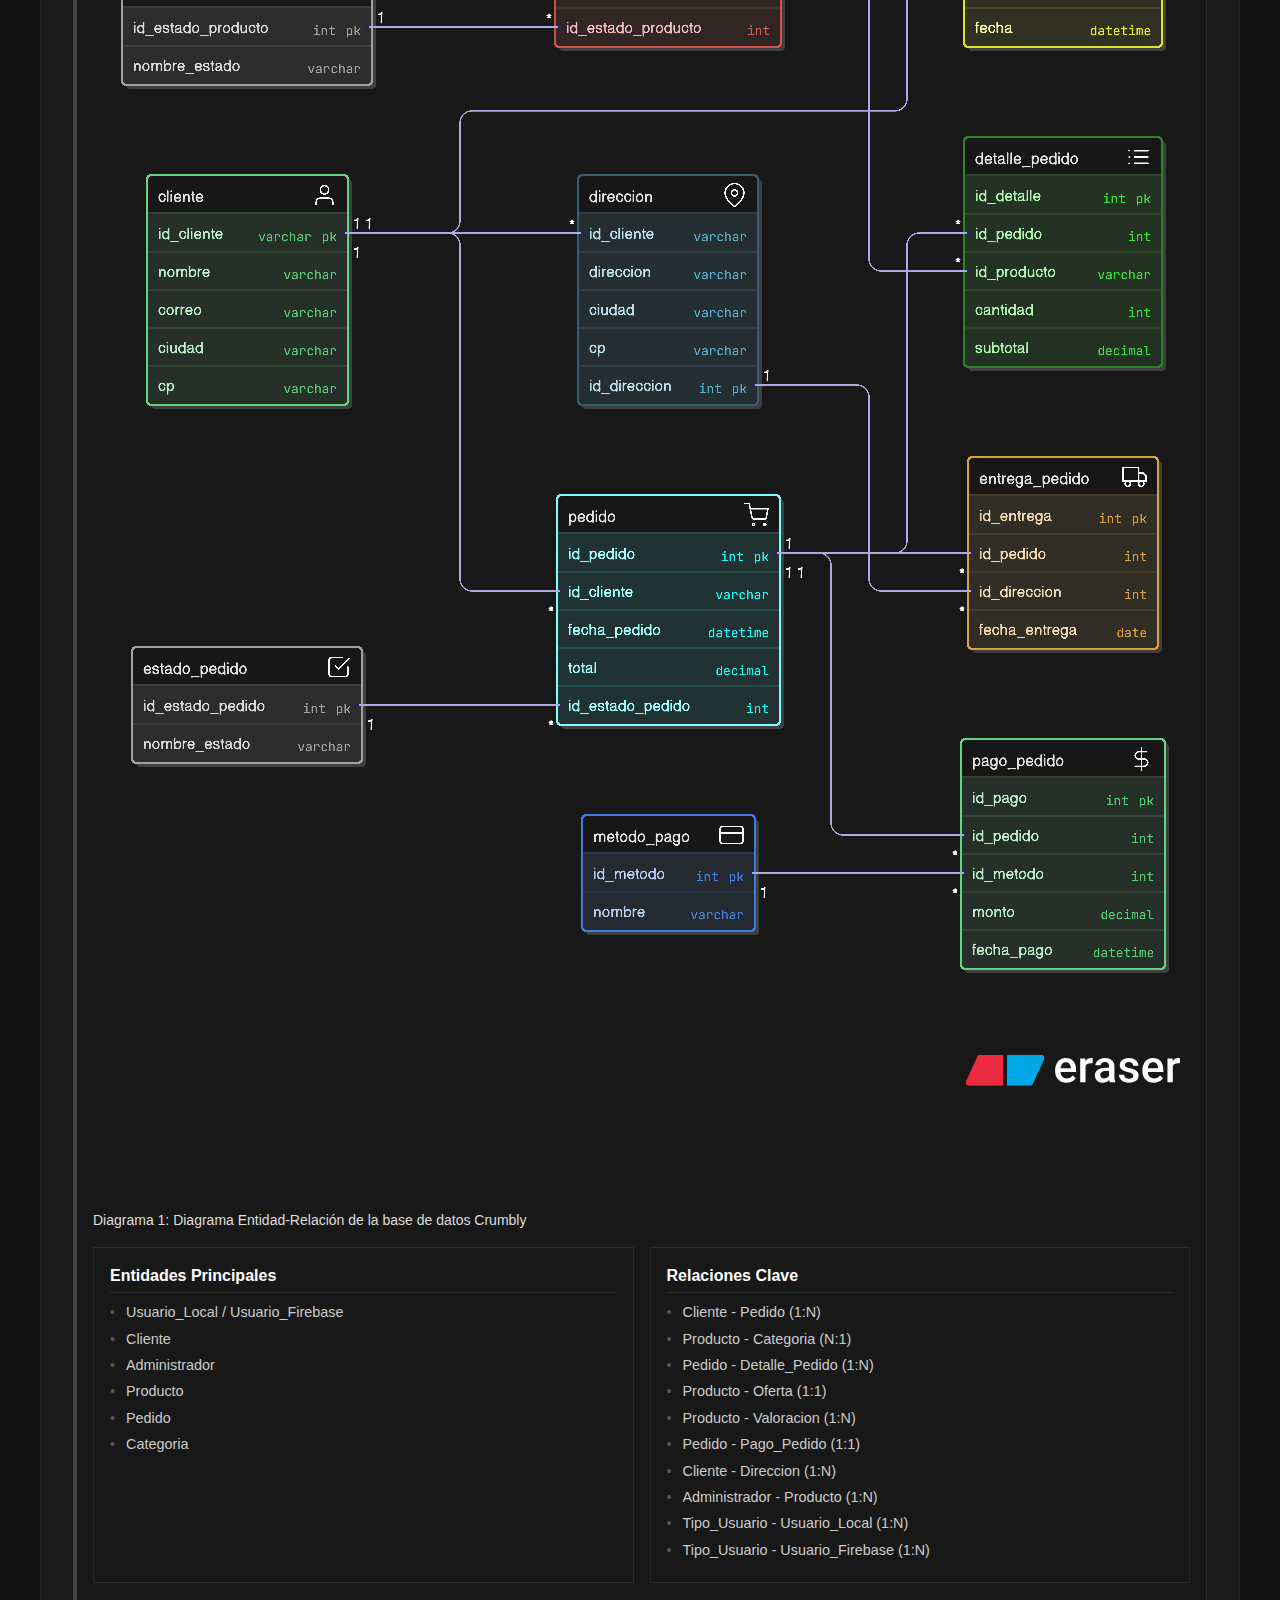
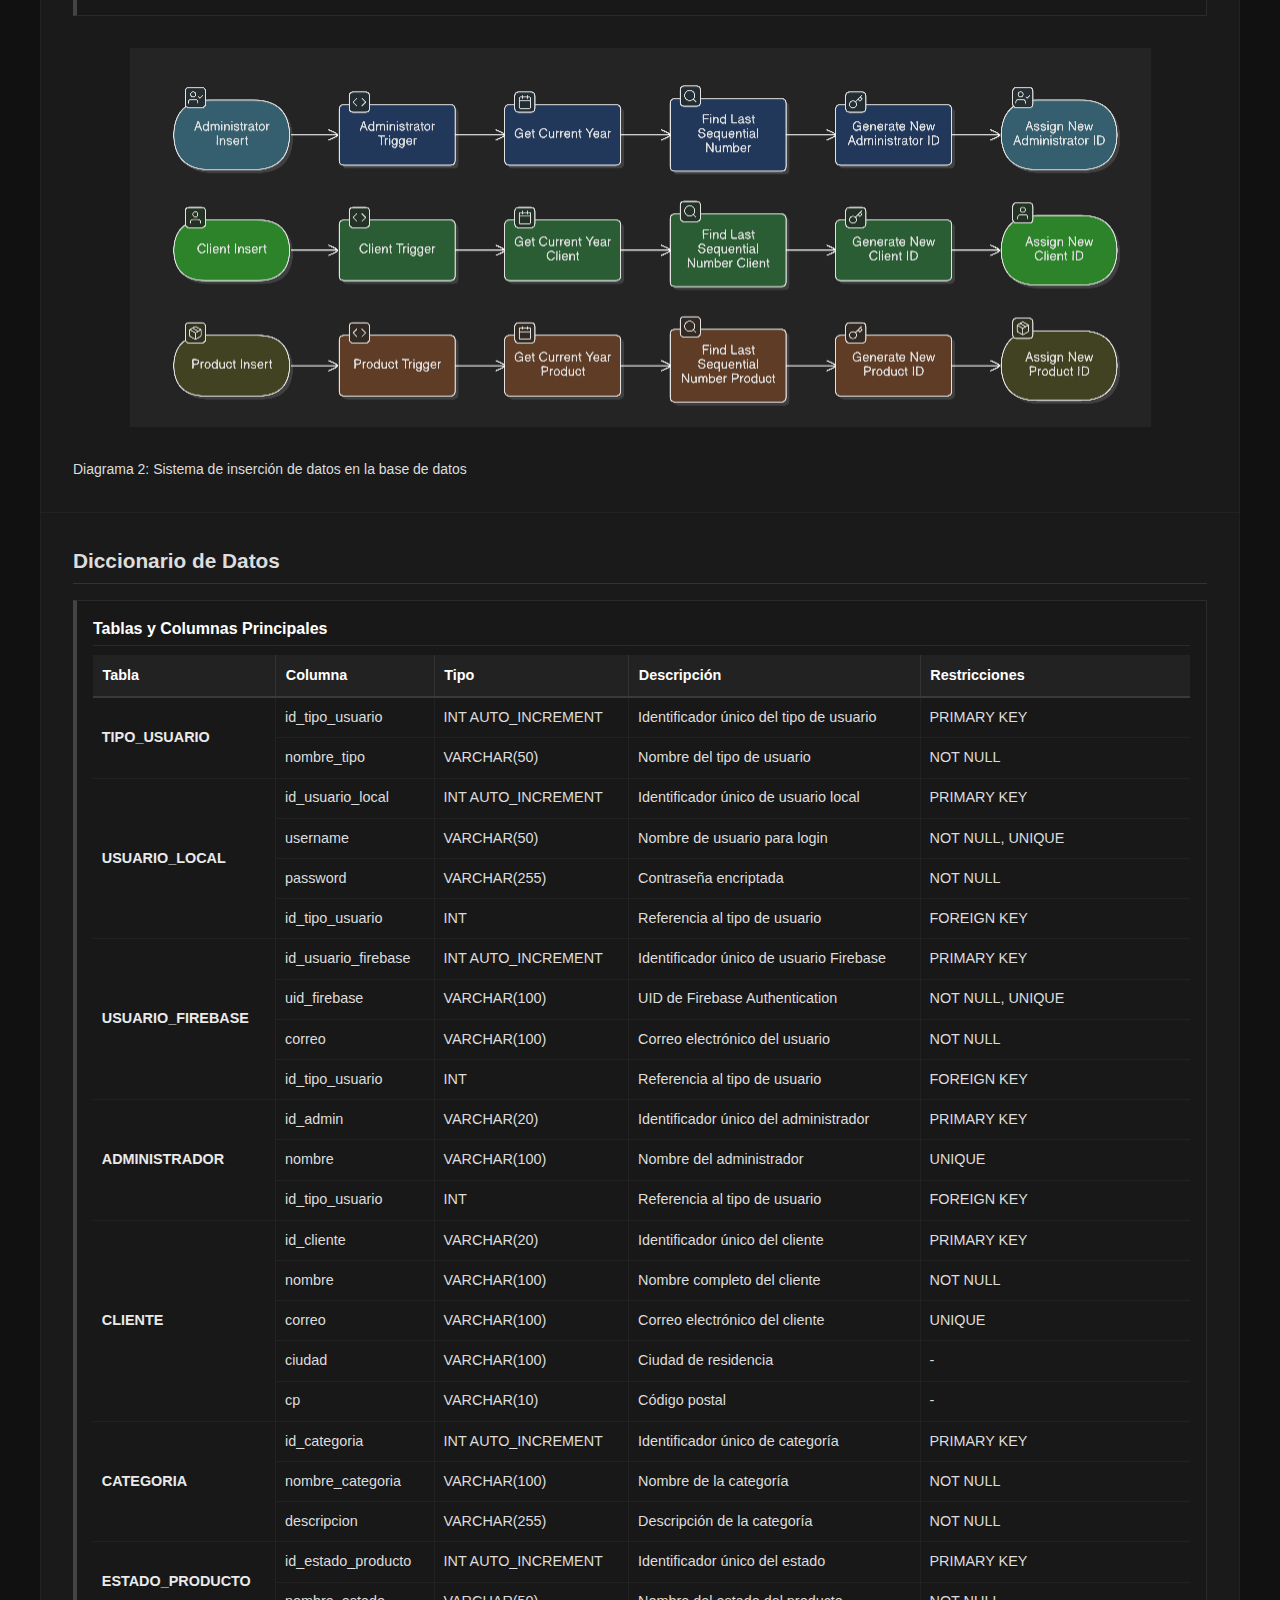
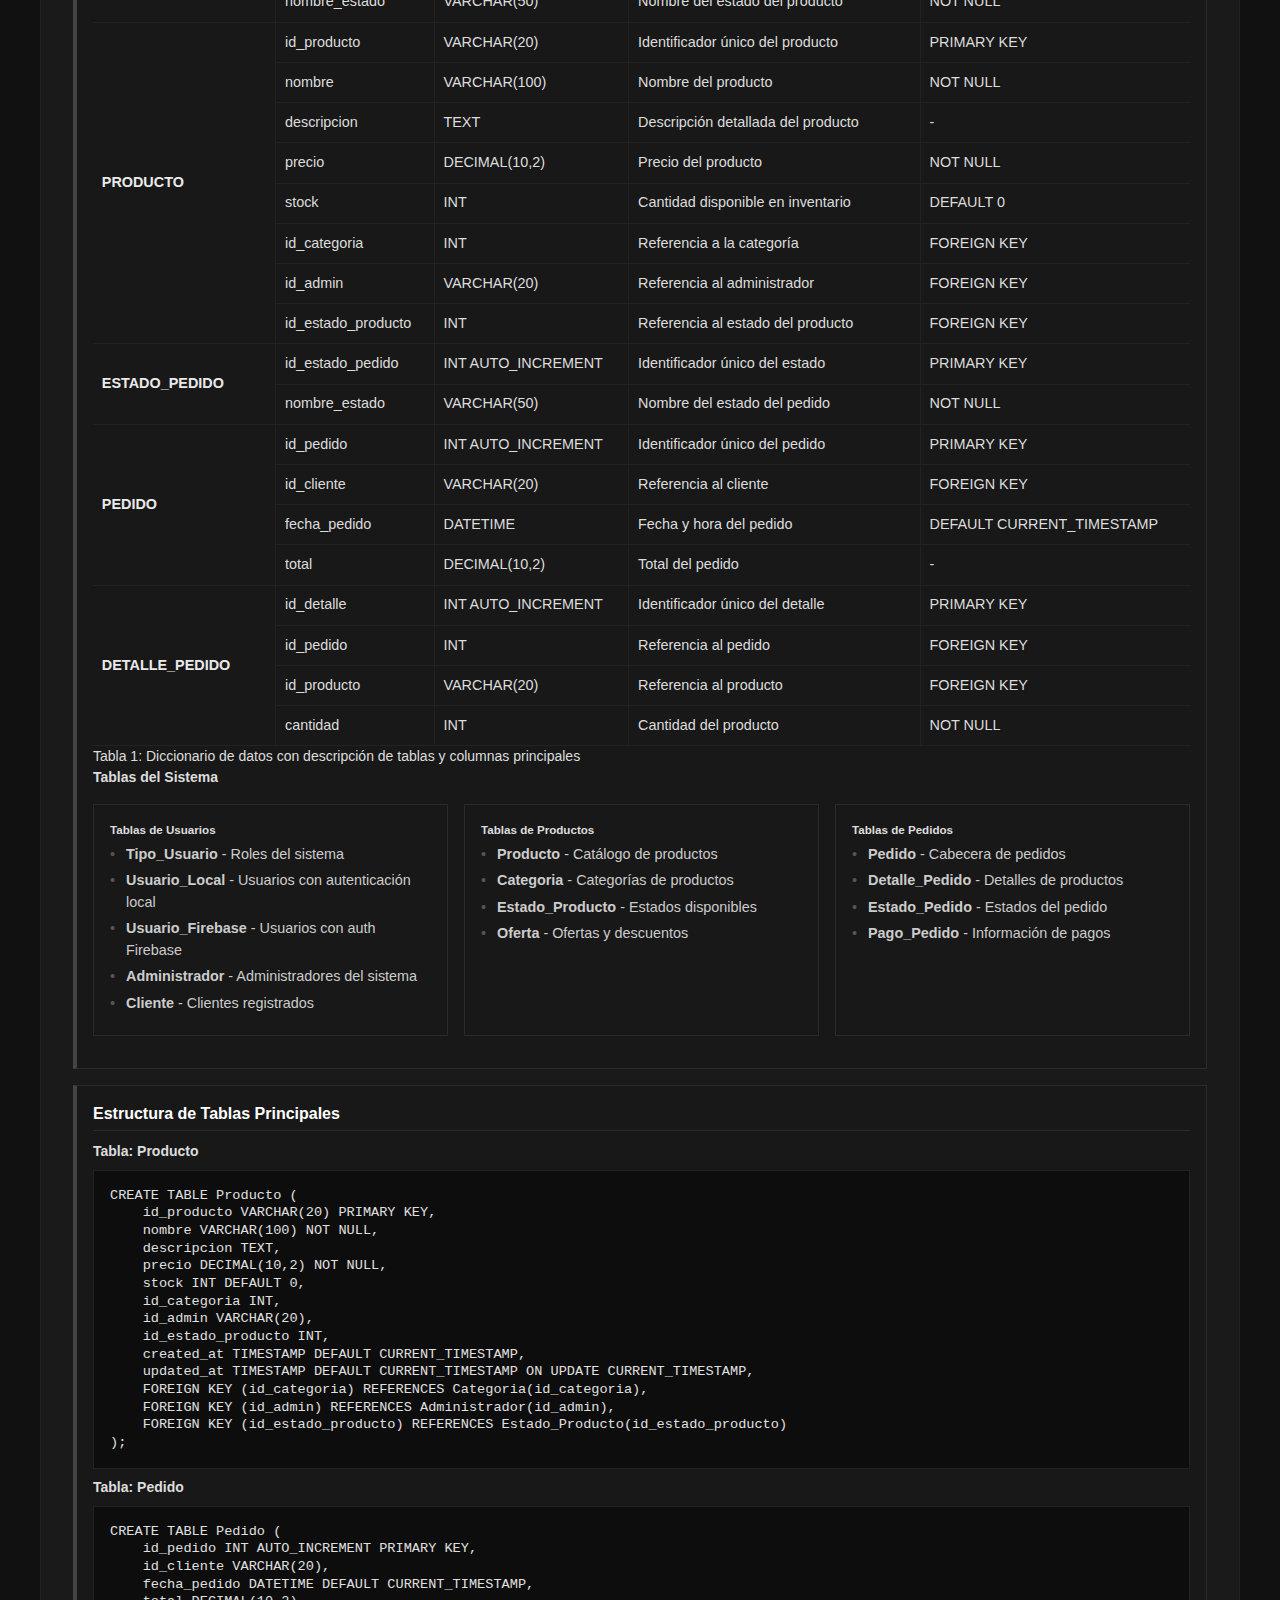
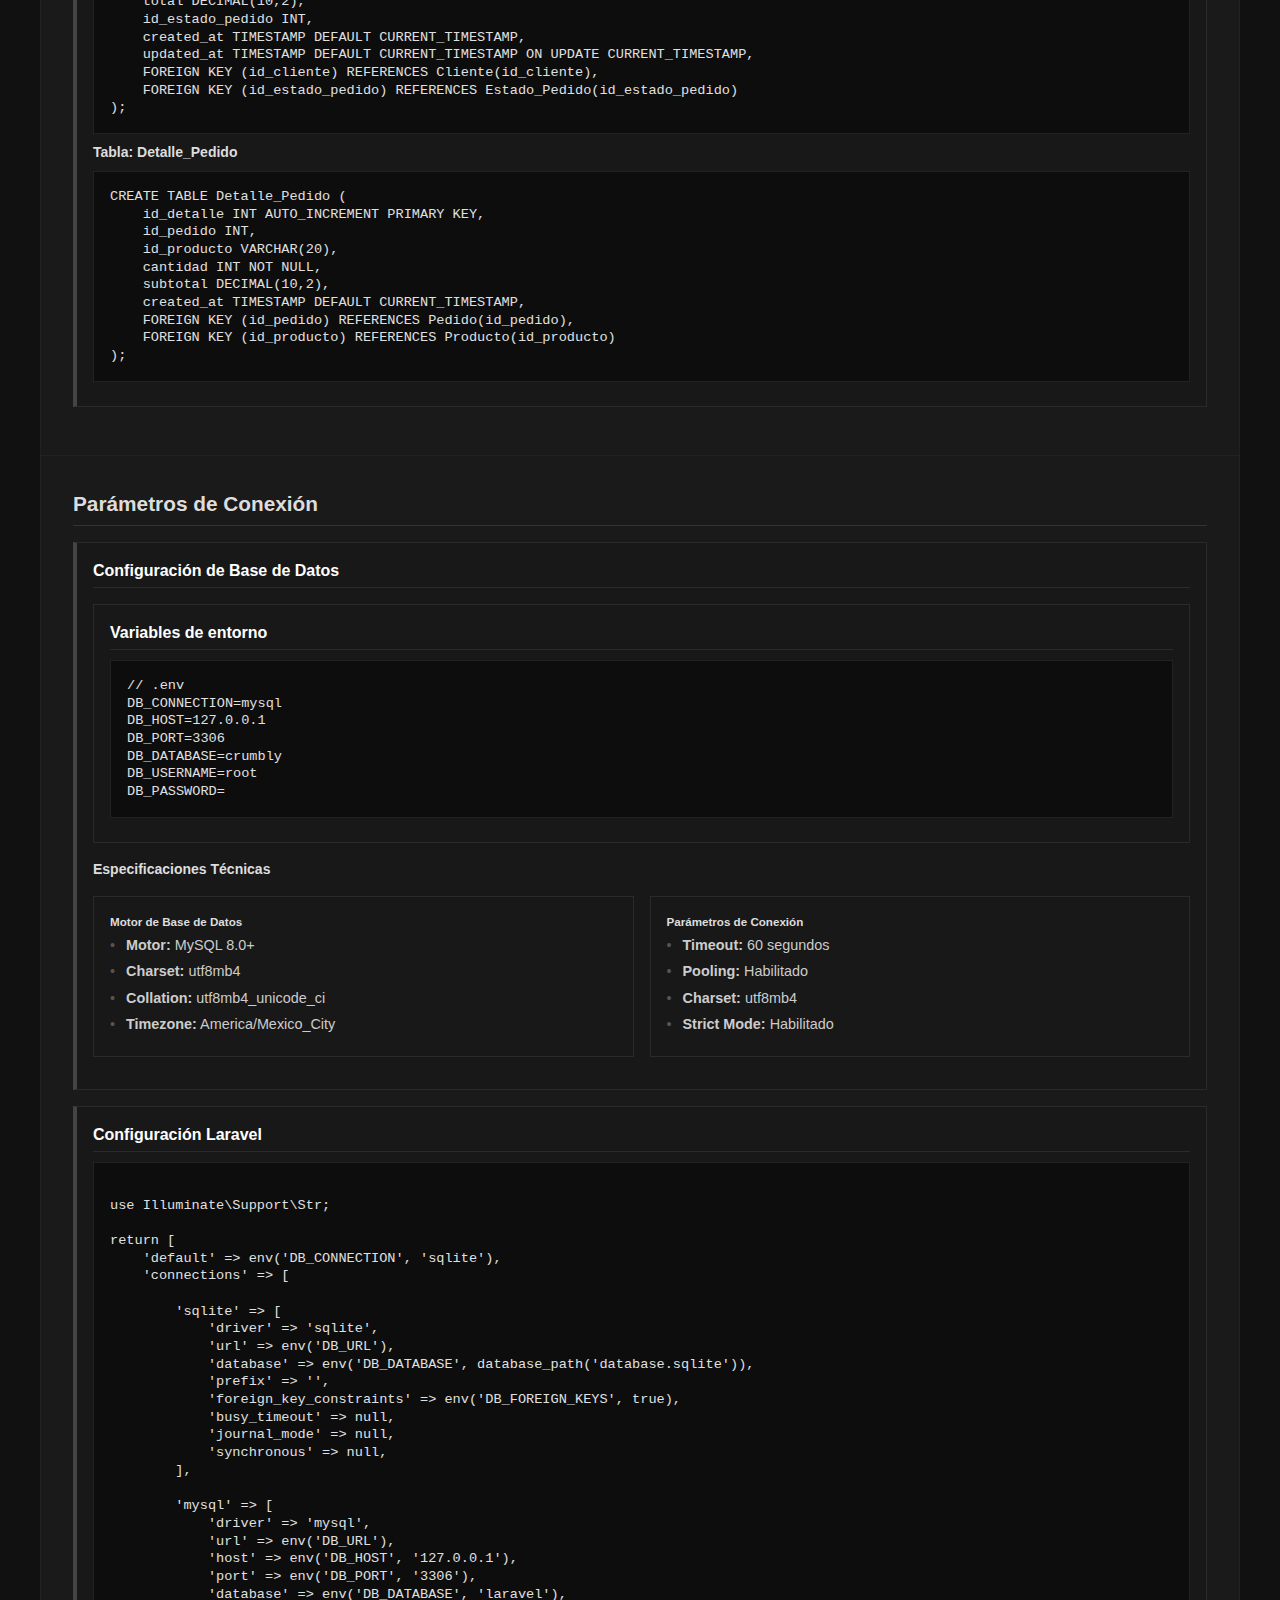
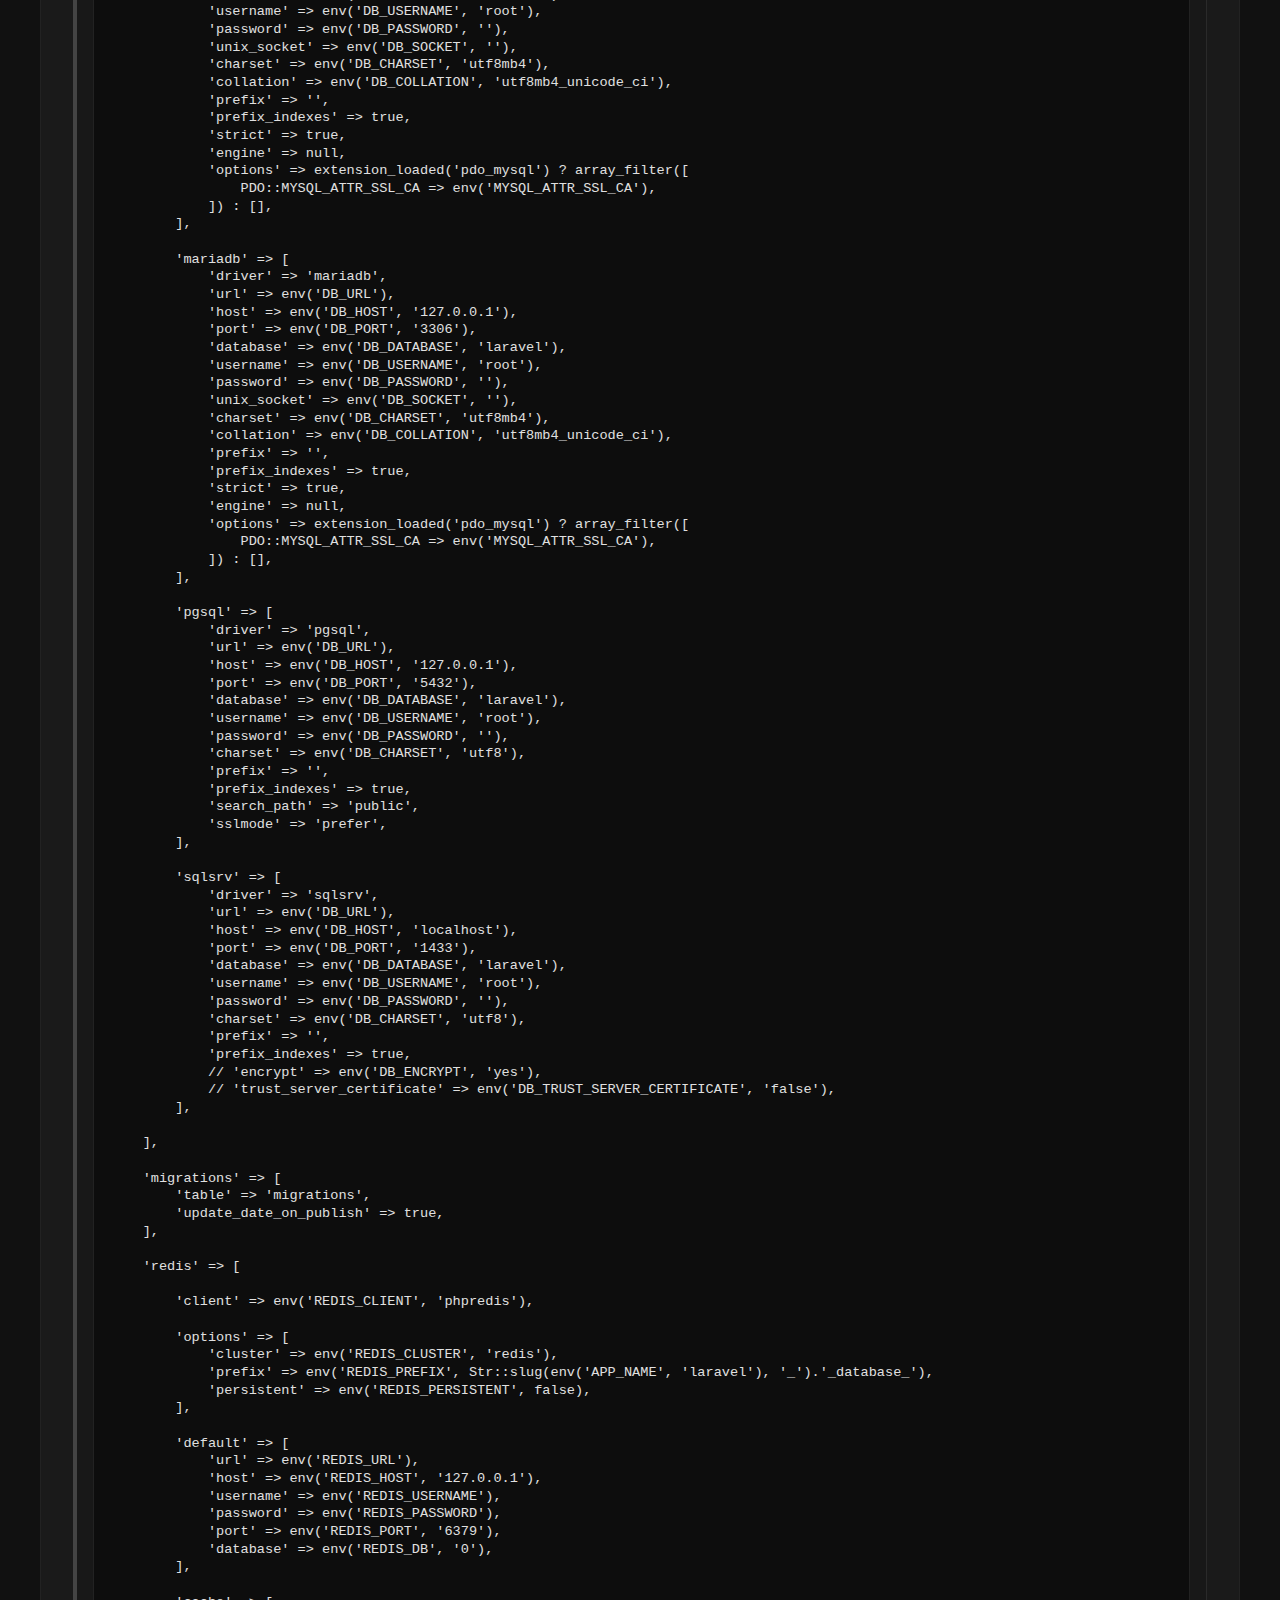
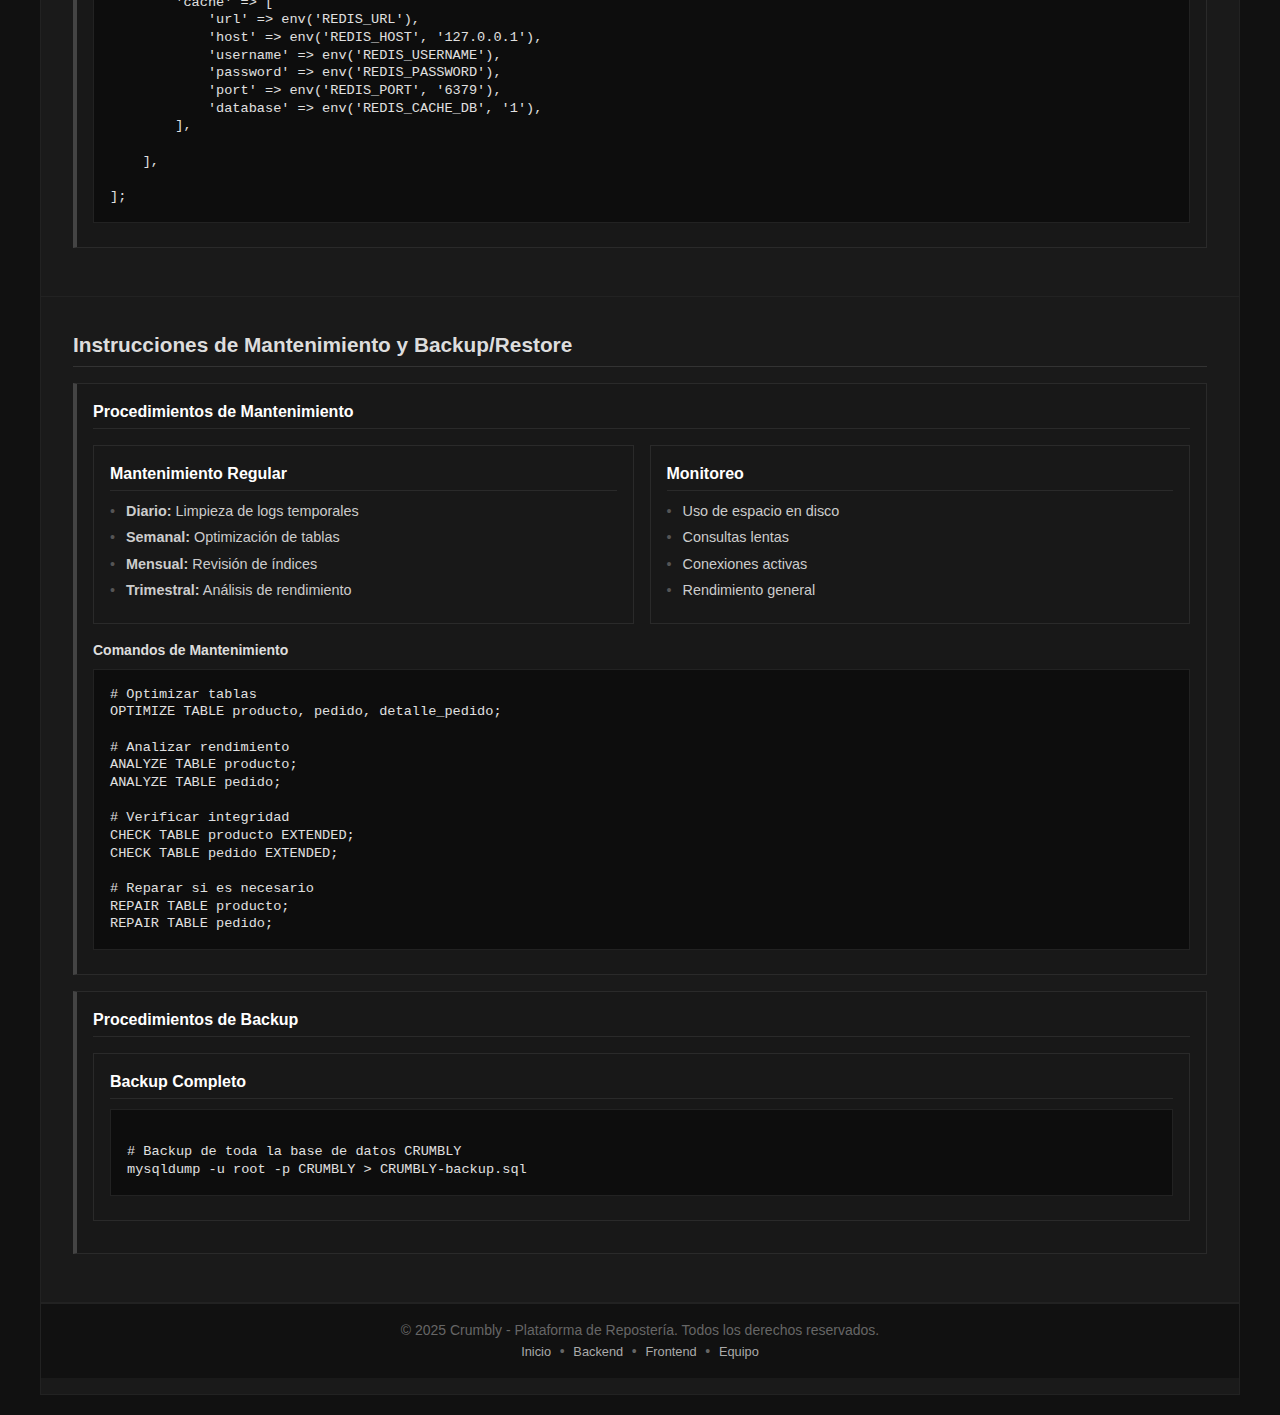
<file: pages/database.html>
<!DOCTYPE html>
<html lang="es">
<head>
    <meta charset="UTF-8">
    <meta name="viewport" content="width=device-width, initial-scale=1.0">
    <title>Base de Datos - Manual Técnico Crumbly</title>
    <link rel="stylesheet" href="../styles.css">
</head>
<body>
    <div class="container">
        <header>
            <h1>Crumbly</h1>
            <h2>Manual Tecnico - Base de Datos</h2>
            <p class="version">Versión 1.0</p>
        </header>

        <nav class="main-nav">
            <ul>
                <li><a href="../index.html" class="nav-link">Inicio</a></li>
                <li><a href="#diagrama" class="nav-link">Diagrama ER</a></li>
                <li><a href="#diccionario" class="nav-link">Diccionario</a></li>
                <li><a href="#conexion" class="nav-link">Conexión</a></li>
                <li><a href="#mantenimiento" class="nav-link">Mantenimiento</a></li>
            </ul>
        </nav>

        <main>
            <!-- Sección Diagrama Entidad-Relación -->
            <section id="diagrama" class="section">
                <h2>Diagrama Entidad-Relación (ERD)</h2>
                <div class="content">
                    <div class="card">
                        <h3>Esquema de Base de Datos</h3>
                        <p>El diagrama Entidad-Relación representa la estructura completa de la base de datos de Crumbly, mostrando las tablas, sus atributos y las relaciones entre ellas.</p>
                        
                        <div class="image-placeholder">
                            <div class="img-container">
                                <img src="../assets/diagrama2.png" class="diagrama2"/>
                            </div>
                            <p class="image-caption">Diagrama 1: Diagrama Entidad-Relación de la base de datos Crumbly</p>
                        </div>

                        <div class="features-grid">
                            <div class="feature">
                                <h4>Entidades Principales</h4>
                                <ul>
                                    <li>Usuario_Local / Usuario_Firebase</li>
                                    <li>Cliente</li>
                                    <li>Administrador</li>
                                    <li>Producto</li>
                                    <li>Pedido</li>
                                    <li>Categoria</li>
                                </ul>
                            </div>
                            <div class="feature">
                                <h4>Relaciones Clave</h4>
                                <ul>
                                    <li>Cliente - Pedido (1:N)</li>
                                    <li>Producto - Categoria (N:1)</li>
                                    <li>Pedido - Detalle_Pedido (1:N)</li>
                                    <li>Producto - Oferta (1:1)</li>
                                    <li>Producto - Valoracion (1:N)</li>
                                    <li>Pedido - Pago_Pedido (1:1)</li>
                                    <li>Cliente - Direccion (1:N)</li>
                                    <li>Administrador - Producto (1:N)</li>
                                    <li>Tipo_Usuario - Usuario_Local (1:N)</li>
                                    <li>Tipo_Usuario - Usuario_Firebase (1:N)</li>
                                </ul>
                            </div>
                        </div>
                    </div>
                    <div class="img-container">
                        <img src="../assets/diagrama4.png"/>
                    </div>
                <p>Diagrama 2: Sistema de inserción de datos en la base de datos</p>
                </div>
            </section>

            <!-- Sección Diccionario de Datos -->
            <section id="diccionario" class="section">
                <h2>Diccionario de Datos</h2>
                <div class="content">
                    <div class="card">
                        <h3>Tablas y Columnas Principales</h3>
                        
                        <div class="table-placeholder">
        <table class="data-table">
            <thead>
                <tr>
                    <th>Tabla</th>
                    <th>Columna</th>
                    <th>Tipo</th>
                    <th>Descripción</th>
                    <th>Restricciones</th>
                </tr>
            </thead>

            <tbody>

                <!-- TIPO_USUARIO -->
                <tr>
                    <td rowspan="2">TIPO_USUARIO</td>
                    <td>id_tipo_usuario</td>
                    <td>INT AUTO_INCREMENT</td>
                    <td>Identificador único del tipo de usuario</td>
                    <td>PRIMARY KEY</td>
                </tr>
                <tr>
                    <td>nombre_tipo</td>
                    <td>VARCHAR(50)</td>
                    <td>Nombre del tipo de usuario</td>
                    <td>NOT NULL</td>
                </tr>

                <!-- USUARIO_LOCAL -->
                <tr>
                    <td rowspan="4">USUARIO_LOCAL</td>
                    <td>id_usuario_local</td>
                    <td>INT AUTO_INCREMENT</td>
                    <td>Identificador único de usuario local</td>
                    <td>PRIMARY KEY</td>
                </tr>
                <tr>
                    <td>username</td>
                    <td>VARCHAR(50)</td>
                    <td>Nombre de usuario para login</td>
                    <td>NOT NULL, UNIQUE</td>
                </tr>
                <tr>
                    <td>password</td>
                    <td>VARCHAR(255)</td>
                    <td>Contraseña encriptada</td>
                    <td>NOT NULL</td>
                </tr>
                <tr>
                    <td>id_tipo_usuario</td>
                    <td>INT</td>
                    <td>Referencia al tipo de usuario</td>
                    <td>FOREIGN KEY</td>
                </tr>

                <!-- USUARIO_FIREBASE -->
                <tr>
                    <td rowspan="4">USUARIO_FIREBASE</td>
                    <td>id_usuario_firebase</td>
                    <td>INT AUTO_INCREMENT</td>
                    <td>Identificador único de usuario Firebase</td>
                    <td>PRIMARY KEY</td>
                </tr>
                <tr>
                    <td>uid_firebase</td>
                    <td>VARCHAR(100)</td>
                    <td>UID de Firebase Authentication</td>
                    <td>NOT NULL, UNIQUE</td>
                </tr>
                <tr>
                    <td>correo</td>
                    <td>VARCHAR(100)</td>
                    <td>Correo electrónico del usuario</td>
                    <td>NOT NULL</td>
                </tr>
                <tr>
                    <td>id_tipo_usuario</td>
                    <td>INT</td>
                    <td>Referencia al tipo de usuario</td>
                    <td>FOREIGN KEY</td>
                </tr>

                <!-- ADMINISTRADOR -->
                <tr>
                    <td rowspan="3">ADMINISTRADOR</td>
                    <td>id_admin</td>
                    <td>VARCHAR(20)</td>
                    <td>Identificador único del administrador</td>
                    <td>PRIMARY KEY</td>
                </tr>
                <tr>
                    <td>nombre</td>
                    <td>VARCHAR(100)</td>
                    <td>Nombre del administrador</td>
                    <td>UNIQUE</td>
                </tr>
                <tr>
                    <td>id_tipo_usuario</td>
                    <td>INT</td>
                    <td>Referencia al tipo de usuario</td>
                    <td>FOREIGN KEY</td>
                </tr>

                <!-- CLIENTE -->
                <tr>
                    <td rowspan="5">CLIENTE</td>
                    <td>id_cliente</td>
                    <td>VARCHAR(20)</td>
                    <td>Identificador único del cliente</td>
                    <td>PRIMARY KEY</td>
                </tr>
                <tr>
                    <td>nombre</td>
                    <td>VARCHAR(100)</td>
                    <td>Nombre completo del cliente</td>
                    <td>NOT NULL</td>
                </tr>
                <tr>
                    <td>correo</td>
                    <td>VARCHAR(100)</td>
                    <td>Correo electrónico del cliente</td>
                    <td>UNIQUE</td>
                </tr>
                <tr>
                    <td>ciudad</td>
                    <td>VARCHAR(100)</td>
                    <td>Ciudad de residencia</td>
                    <td>-</td>
                </tr>
                <tr>
                    <td>cp</td>
                    <td>VARCHAR(10)</td>
                    <td>Código postal</td>
                    <td>-</td>
                </tr>

                <!-- CATEGORIA -->
                <tr>
                    <td rowspan="3">CATEGORIA</td>
                    <td>id_categoria</td>
                    <td>INT AUTO_INCREMENT</td>
                    <td>Identificador único de categoría</td>
                    <td>PRIMARY KEY</td>
                </tr>
                <tr>
                    <td>nombre_categoria</td>
                    <td>VARCHAR(100)</td>
                    <td>Nombre de la categoría</td>
                    <td>NOT NULL</td>
                </tr>
                <tr>
                    <td>descripcion</td>
                    <td>VARCHAR(255)</td>
                    <td>Descripción de la categoría</td>
                    <td>NOT NULL</td>
                </tr>

                <!-- ESTADO_PRODUCTO -->
                <tr>
                    <td rowspan="2">ESTADO_PRODUCTO</td>
                    <td>id_estado_producto</td>
                    <td>INT AUTO_INCREMENT</td>
                    <td>Identificador único del estado</td>
                    <td>PRIMARY KEY</td>
                </tr>
                <tr>
                    <td>nombre_estado</td>
                    <td>VARCHAR(50)</td>
                    <td>Nombre del estado del producto</td>
                    <td>NOT NULL</td>
                </tr>

                <!-- PRODUCTO -->
                <tr>
                    <td rowspan="8">PRODUCTO</td>
                    <td>id_producto</td>
                    <td>VARCHAR(20)</td>
                    <td>Identificador único del producto</td>
                    <td>PRIMARY KEY</td>
                </tr>
                <tr>
                    <td>nombre</td>
                    <td>VARCHAR(100)</td>
                    <td>Nombre del producto</td>
                    <td>NOT NULL</td>
                </tr>
                <tr>
                    <td>descripcion</td>
                    <td>TEXT</td>
                    <td>Descripción detallada del producto</td>
                    <td>-</td>
                </tr>
                <tr>
                    <td>precio</td>
                    <td>DECIMAL(10,2)</td>
                    <td>Precio del producto</td>
                    <td>NOT NULL</td>
                </tr>
                <tr>
                    <td>stock</td>
                    <td>INT</td>
                    <td>Cantidad disponible en inventario</td>
                    <td>DEFAULT 0</td>
                </tr>
                <tr>
                    <td>id_categoria</td>
                    <td>INT</td>
                    <td>Referencia a la categoría</td>
                    <td>FOREIGN KEY</td>
                </tr>
                <tr>
                    <td>id_admin</td>
                    <td>VARCHAR(20)</td>
                    <td>Referencia al administrador</td>
                    <td>FOREIGN KEY</td>
                </tr>
                <tr>
                    <td>id_estado_producto</td>
                    <td>INT</td>
                    <td>Referencia al estado del producto</td>
                    <td>FOREIGN KEY</td>
                </tr>

                <!-- ESTADO_PEDIDO -->
                <tr>
                    <td rowspan="2">ESTADO_PEDIDO</td>
                    <td>id_estado_pedido</td>
                    <td>INT AUTO_INCREMENT</td>
                    <td>Identificador único del estado</td>
                    <td>PRIMARY KEY</td>
                </tr>
                <tr>
                    <td>nombre_estado</td>
                    <td>VARCHAR(50)</td>
                    <td>Nombre del estado del pedido</td>
                    <td>NOT NULL</td>
                </tr>

                <!-- PEDIDO -->
                <tr>
                    <td rowspan="4">PEDIDO</td>
                    <td>id_pedido</td>
                    <td>INT AUTO_INCREMENT</td>
                    <td>Identificador único del pedido</td>
                    <td>PRIMARY KEY</td>
                </tr>
                <tr>
                    <td>id_cliente</td>
                    <td>VARCHAR(20)</td>
                    <td>Referencia al cliente</td>
                    <td>FOREIGN KEY</td>
                </tr>
                <tr>
                    <td>fecha_pedido</td>
                    <td>DATETIME</td>
                    <td>Fecha y hora del pedido</td>
                    <td>DEFAULT CURRENT_TIMESTAMP</td>
                </tr>
                <tr>
                    <td>total</td>
                    <td>DECIMAL(10,2)</td>
                    <td>Total del pedido</td>
                    <td>-</td>
                </tr>

                <!-- DETALLE_PEDIDO -->
                <tr>
                    <td rowspan="4">DETALLE_PEDIDO</td>
                    <td>id_detalle</td>
                    <td>INT AUTO_INCREMENT</td>
                    <td>Identificador único del detalle</td>
                    <td>PRIMARY KEY</td>
                </tr>
                <tr>
                    <td>id_pedido</td>
                    <td>INT</td>
                    <td>Referencia al pedido</td>
                    <td>FOREIGN KEY</td>
                </tr>
                <tr>
                    <td>id_producto</td>
                    <td>VARCHAR(20)</td>
                    <td>Referencia al producto</td>
                    <td>FOREIGN KEY</td>
                </tr>
                <tr>
                    <td>cantidad</td>
                    <td>INT</td>
                    <td>Cantidad del producto</td>
                    <td>NOT NULL</td>
                </tr>

            </tbody>
        </table>
                            <p class="image-caption">Tabla 1: Diccionario de datos con descripción de tablas y columnas principales</p>
                        </div>

                        <h4>Tablas del Sistema</h4>
                        <div class="features-grid">
                            <div class="feature">
                                <h5>Tablas de Usuarios</h5>
                                <ul>
                                    <li><strong>Tipo_Usuario</strong> - Roles del sistema</li>
                                    <li><strong>Usuario_Local</strong> - Usuarios con autenticación local</li>
                                    <li><strong>Usuario_Firebase</strong> - Usuarios con auth Firebase</li>
                                    <li><strong>Administrador</strong> - Administradores del sistema</li>
                                    <li><strong>Cliente</strong> - Clientes registrados</li>
                                </ul>
                            </div>
                            <div class="feature">
                                <h5>Tablas de Productos</h5>
                                <ul>
                                    <li><strong>Producto</strong> - Catálogo de productos</li>
                                    <li><strong>Categoria</strong> - Categorías de productos</li>
                                    <li><strong>Estado_Producto</strong> - Estados disponibles</li>
                                    <li><strong>Oferta</strong> - Ofertas y descuentos</li>
                                </ul>
                            </div>
                            <div class="feature">
                                <h5>Tablas de Pedidos</h5>
                                <ul>
                                    <li><strong>Pedido</strong> - Cabecera de pedidos</li>
                                    <li><strong>Detalle_Pedido</strong> - Detalles de productos</li>
                                    <li><strong>Estado_Pedido</strong> - Estados del pedido</li>
                                    <li><strong>Pago_Pedido</strong> - Información de pagos</li>
                                </ul>
                            </div>
                        </div>
                    </div>

                    <div class="card">
                        <h3>Estructura de Tablas Principales</h3>
                        
                        <h4>Tabla: Producto</h4>
                        <pre class="code-block"><code>CREATE TABLE Producto (
    id_producto VARCHAR(20) PRIMARY KEY,
    nombre VARCHAR(100) NOT NULL,
    descripcion TEXT,
    precio DECIMAL(10,2) NOT NULL,
    stock INT DEFAULT 0,
    id_categoria INT,
    id_admin VARCHAR(20),
    id_estado_producto INT,
    created_at TIMESTAMP DEFAULT CURRENT_TIMESTAMP,
    updated_at TIMESTAMP DEFAULT CURRENT_TIMESTAMP ON UPDATE CURRENT_TIMESTAMP,
    FOREIGN KEY (id_categoria) REFERENCES Categoria(id_categoria),
    FOREIGN KEY (id_admin) REFERENCES Administrador(id_admin),
    FOREIGN KEY (id_estado_producto) REFERENCES Estado_Producto(id_estado_producto)
);</code></pre>

                        <h4>Tabla: Pedido</h4>
                        <pre class="code-block"><code>CREATE TABLE Pedido (
    id_pedido INT AUTO_INCREMENT PRIMARY KEY,
    id_cliente VARCHAR(20),
    fecha_pedido DATETIME DEFAULT CURRENT_TIMESTAMP,
    total DECIMAL(10,2),
    id_estado_pedido INT,
    created_at TIMESTAMP DEFAULT CURRENT_TIMESTAMP,
    updated_at TIMESTAMP DEFAULT CURRENT_TIMESTAMP ON UPDATE CURRENT_TIMESTAMP,
    FOREIGN KEY (id_cliente) REFERENCES Cliente(id_cliente),
    FOREIGN KEY (id_estado_pedido) REFERENCES Estado_Pedido(id_estado_pedido)
);</code></pre>

                        <h4>Tabla: Detalle_Pedido</h4>
                        <pre class="code-block"><code>CREATE TABLE Detalle_Pedido (
    id_detalle INT AUTO_INCREMENT PRIMARY KEY,
    id_pedido INT,
    id_producto VARCHAR(20),
    cantidad INT NOT NULL,
    subtotal DECIMAL(10,2),
    created_at TIMESTAMP DEFAULT CURRENT_TIMESTAMP,
    FOREIGN KEY (id_pedido) REFERENCES Pedido(id_pedido),
    FOREIGN KEY (id_producto) REFERENCES Producto(id_producto)
);</code></pre>
                    </div>
                </div>
            </section>

            <!-- Sección Parámetros de Conexión -->
            <section id="conexion" class="section">
                <h2>Parámetros de Conexión</h2>
                <div class="content">
                    <div class="card">
                        <h3>Configuración de Base de Datos</h3>
                        
                        <div class="features-grid">
                            <div class="feature">
                                <h4>Variables de entorno</h4>
                                <pre class="code-block"><code>// .env
DB_CONNECTION=mysql
DB_HOST=127.0.0.1
DB_PORT=3306
DB_DATABASE=crumbly
DB_USERNAME=root
DB_PASSWORD=
</code></pre>
                            </div>
                        </div>

                        <h4>Especificaciones Técnicas</h4>
                        <div class="features-grid">
                            <div class="feature">
                                <h5>Motor de Base de Datos</h5>
                                <ul>
                                    <li><strong>Motor:</strong> MySQL 8.0+</li>
                                    <li><strong>Charset:</strong> utf8mb4</li>
                                    <li><strong>Collation:</strong> utf8mb4_unicode_ci</li>
                                    <li><strong>Timezone:</strong> America/Mexico_City</li>
                                </ul>
                            </div>
                            <div class="feature">
                                <h5>Parámetros de Conexión</h5>
                                <ul>
                                    <li><strong>Timeout:</strong> 60 segundos</li>
                                    <li><strong>Pooling:</strong> Habilitado</li>
                                    <li><strong>Charset:</strong> utf8mb4</li>
                                    <li><strong>Strict Mode:</strong> Habilitado</li>
                                </ul>
                            </div>
                        </div>
                    </div>

                    <div class="card">
                        <h3>Configuración Laravel</h3>
                        <pre class="code-block"><code>
use Illuminate\Support\Str;

return [
    'default' => env('DB_CONNECTION', 'sqlite'),
    'connections' => [

        'sqlite' => [
            'driver' => 'sqlite',
            'url' => env('DB_URL'),
            'database' => env('DB_DATABASE', database_path('database.sqlite')),
            'prefix' => '',
            'foreign_key_constraints' => env('DB_FOREIGN_KEYS', true),
            'busy_timeout' => null,
            'journal_mode' => null,
            'synchronous' => null,
        ],

        'mysql' => [
            'driver' => 'mysql',
            'url' => env('DB_URL'),
            'host' => env('DB_HOST', '127.0.0.1'),
            'port' => env('DB_PORT', '3306'),
            'database' => env('DB_DATABASE', 'laravel'),
            'username' => env('DB_USERNAME', 'root'),
            'password' => env('DB_PASSWORD', ''),
            'unix_socket' => env('DB_SOCKET', ''),
            'charset' => env('DB_CHARSET', 'utf8mb4'),
            'collation' => env('DB_COLLATION', 'utf8mb4_unicode_ci'),
            'prefix' => '',
            'prefix_indexes' => true,
            'strict' => true,
            'engine' => null,
            'options' => extension_loaded('pdo_mysql') ? array_filter([
                PDO::MYSQL_ATTR_SSL_CA => env('MYSQL_ATTR_SSL_CA'),
            ]) : [],
        ],

        'mariadb' => [
            'driver' => 'mariadb',
            'url' => env('DB_URL'),
            'host' => env('DB_HOST', '127.0.0.1'),
            'port' => env('DB_PORT', '3306'),
            'database' => env('DB_DATABASE', 'laravel'),
            'username' => env('DB_USERNAME', 'root'),
            'password' => env('DB_PASSWORD', ''),
            'unix_socket' => env('DB_SOCKET', ''),
            'charset' => env('DB_CHARSET', 'utf8mb4'),
            'collation' => env('DB_COLLATION', 'utf8mb4_unicode_ci'),
            'prefix' => '',
            'prefix_indexes' => true,
            'strict' => true,
            'engine' => null,
            'options' => extension_loaded('pdo_mysql') ? array_filter([
                PDO::MYSQL_ATTR_SSL_CA => env('MYSQL_ATTR_SSL_CA'),
            ]) : [],
        ],

        'pgsql' => [
            'driver' => 'pgsql',
            'url' => env('DB_URL'),
            'host' => env('DB_HOST', '127.0.0.1'),
            'port' => env('DB_PORT', '5432'),
            'database' => env('DB_DATABASE', 'laravel'),
            'username' => env('DB_USERNAME', 'root'),
            'password' => env('DB_PASSWORD', ''),
            'charset' => env('DB_CHARSET', 'utf8'),
            'prefix' => '',
            'prefix_indexes' => true,
            'search_path' => 'public',
            'sslmode' => 'prefer',
        ],

        'sqlsrv' => [
            'driver' => 'sqlsrv',
            'url' => env('DB_URL'),
            'host' => env('DB_HOST', 'localhost'),
            'port' => env('DB_PORT', '1433'),
            'database' => env('DB_DATABASE', 'laravel'),
            'username' => env('DB_USERNAME', 'root'),
            'password' => env('DB_PASSWORD', ''),
            'charset' => env('DB_CHARSET', 'utf8'),
            'prefix' => '',
            'prefix_indexes' => true,
            // 'encrypt' => env('DB_ENCRYPT', 'yes'),
            // 'trust_server_certificate' => env('DB_TRUST_SERVER_CERTIFICATE', 'false'),
        ],

    ],

    'migrations' => [
        'table' => 'migrations',
        'update_date_on_publish' => true,
    ],

    'redis' => [

        'client' => env('REDIS_CLIENT', 'phpredis'),

        'options' => [
            'cluster' => env('REDIS_CLUSTER', 'redis'),
            'prefix' => env('REDIS_PREFIX', Str::slug(env('APP_NAME', 'laravel'), '_').'_database_'),
            'persistent' => env('REDIS_PERSISTENT', false),
        ],

        'default' => [
            'url' => env('REDIS_URL'),
            'host' => env('REDIS_HOST', '127.0.0.1'),
            'username' => env('REDIS_USERNAME'),
            'password' => env('REDIS_PASSWORD'),
            'port' => env('REDIS_PORT', '6379'),
            'database' => env('REDIS_DB', '0'),
        ],

        'cache' => [
            'url' => env('REDIS_URL'),
            'host' => env('REDIS_HOST', '127.0.0.1'),
            'username' => env('REDIS_USERNAME'),
            'password' => env('REDIS_PASSWORD'),
            'port' => env('REDIS_PORT', '6379'),
            'database' => env('REDIS_CACHE_DB', '1'),
        ],

    ],

];
</code></pre>
                    </div>
                </div>
            </section>

            <!-- Sección Mantenimiento y Backup -->
            <section id="mantenimiento" class="section">
                <h2>Instrucciones de Mantenimiento y Backup/Restore</h2>
                <div class="content">
                    <div class="card">
                        <h3>Procedimientos de Mantenimiento</h3>
                        
                        <div class="features-grid">
                            <div class="feature">
                                <h4>Mantenimiento Regular</h4>
                                <ul>
                                    <li><strong>Diario:</strong> Limpieza de logs temporales</li>
                                    <li><strong>Semanal:</strong> Optimización de tablas</li>
                                    <li><strong>Mensual:</strong> Revisión de índices</li>
                                    <li><strong>Trimestral:</strong> Análisis de rendimiento</li>
                                </ul>
                            </div>
                            <div class="feature">
                                <h4>Monitoreo</h4>
                                <ul>
                                    <li>Uso de espacio en disco</li>
                                    <li>Consultas lentas</li>
                                    <li>Conexiones activas</li>
                                    <li>Rendimiento general</li>
                                </ul>
                            </div>
                        </div>

                        <h4>Comandos de Mantenimiento</h4>
                        <pre class="code-block"><code># Optimizar tablas
OPTIMIZE TABLE producto, pedido, detalle_pedido;

# Analizar rendimiento
ANALYZE TABLE producto;
ANALYZE TABLE pedido;

# Verificar integridad
CHECK TABLE producto EXTENDED;
CHECK TABLE pedido EXTENDED;

# Reparar si es necesario
REPAIR TABLE producto;
REPAIR TABLE pedido;</code></pre>
                    </div>

                    <div class="card">
                        <h3>Procedimientos de Backup</h3>
                        
                        <div class="features-grid">
                            <div class="feature">
                                <h4>Backup Completo</h4>
                                <pre class="code-block"><code>
# Backup de toda la base de datos CRUMBLY
mysqldump -u root -p CRUMBLY > CRUMBLY-backup.sql
</code></pre>
                            </div>
                            
                        </div>
                    </div>
                </div>
            </section>
        </main>

        <footer>
            <p>&copy; 2025 Crumbly - Plataforma de Repostería. Todos los derechos reservados.</p>
            <p class="footer-links">
                <a href="../index.html">Inicio</a> • 
                <a href="backend.html">Backend</a> • 
                <a href="frontend.html">Frontend</a> • 
                <a href="team.html">Equipo</a>
            </p>
        </footer>
    </div>

    <script src="../script.js"></script>
</body>
</html>
</file>
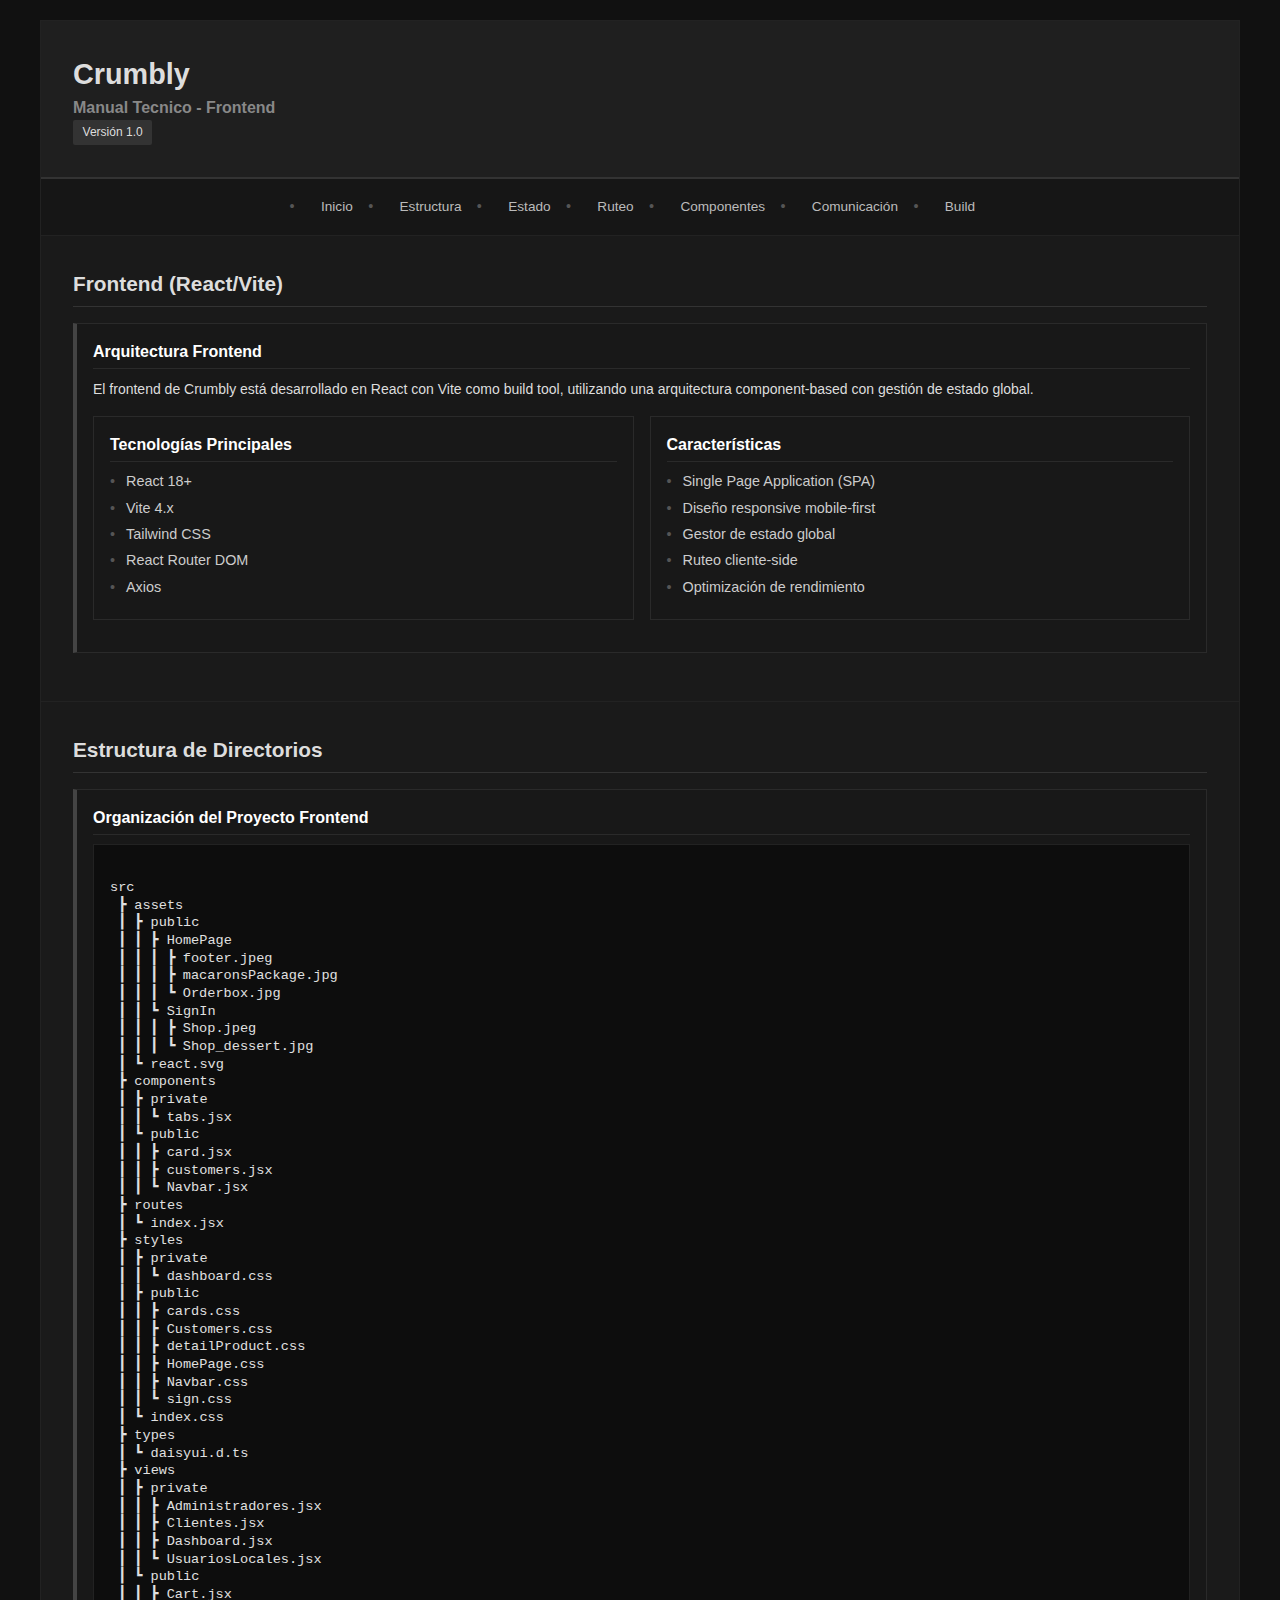
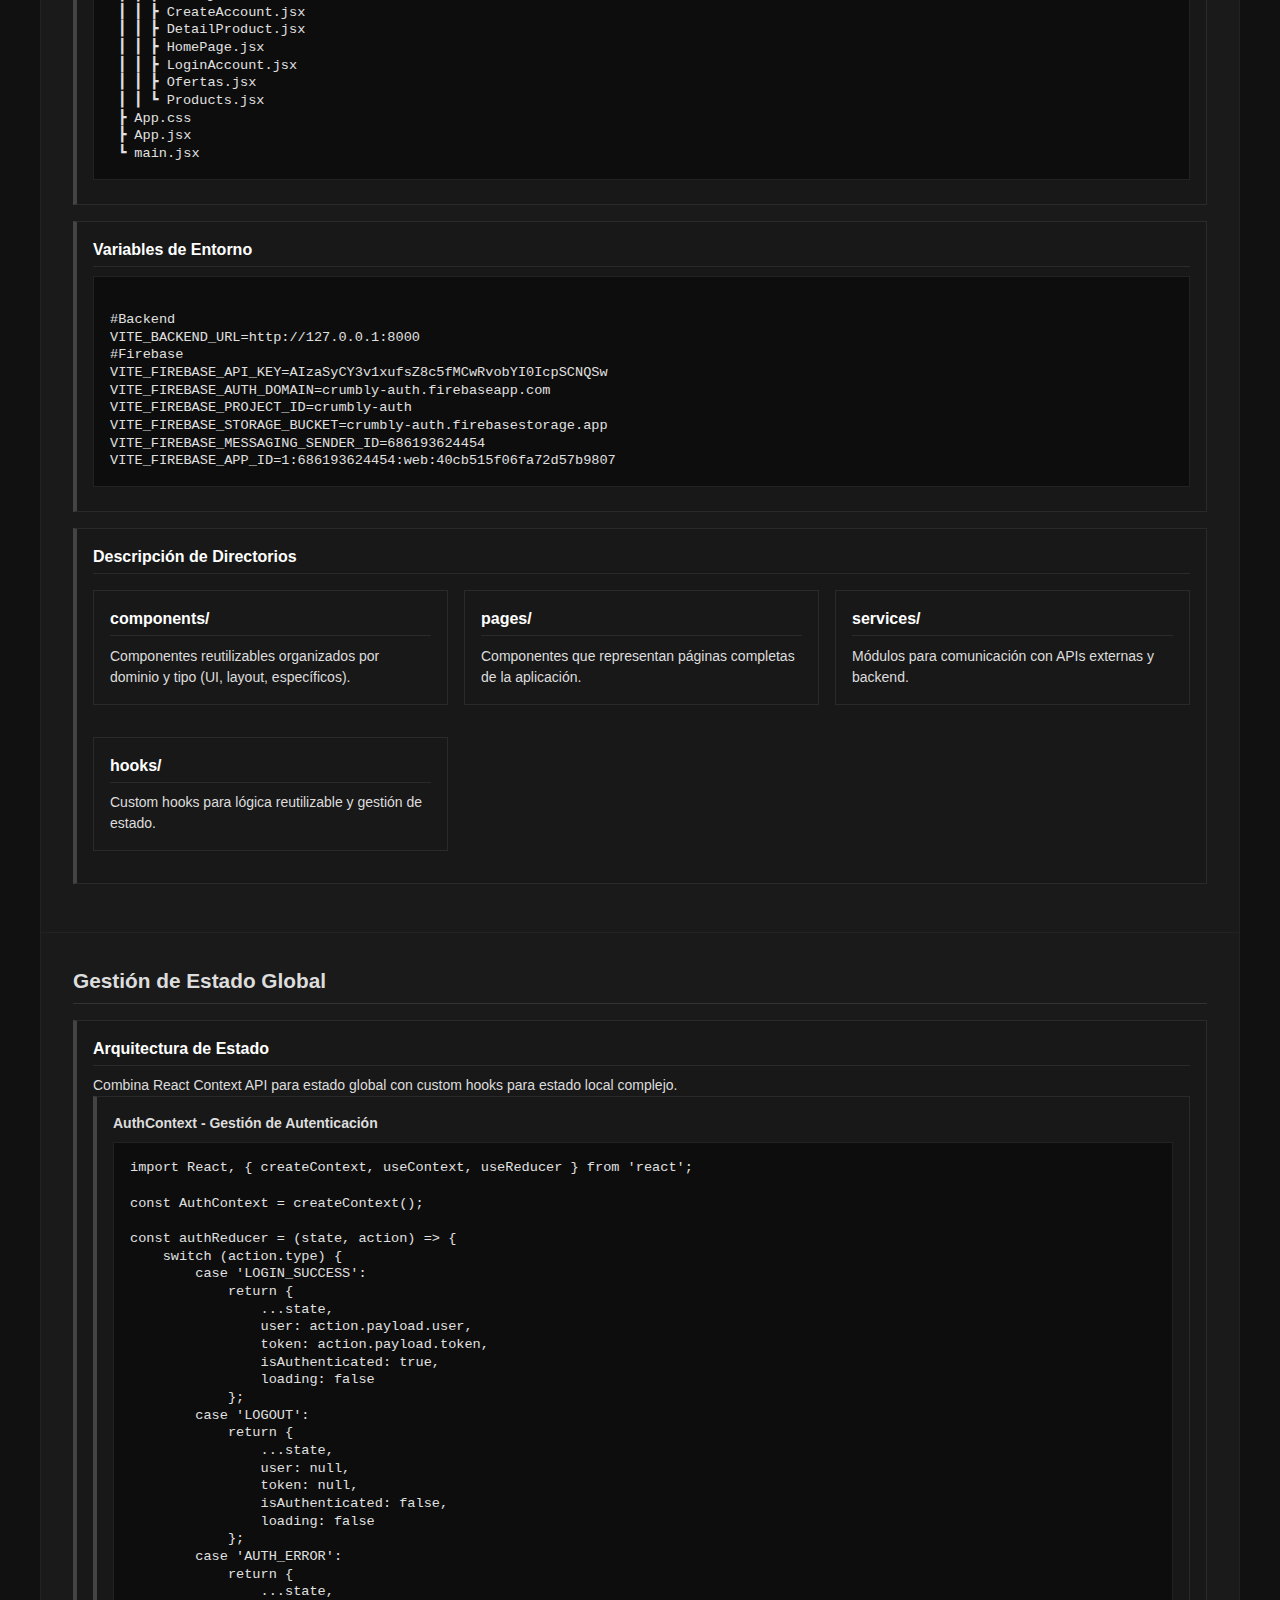
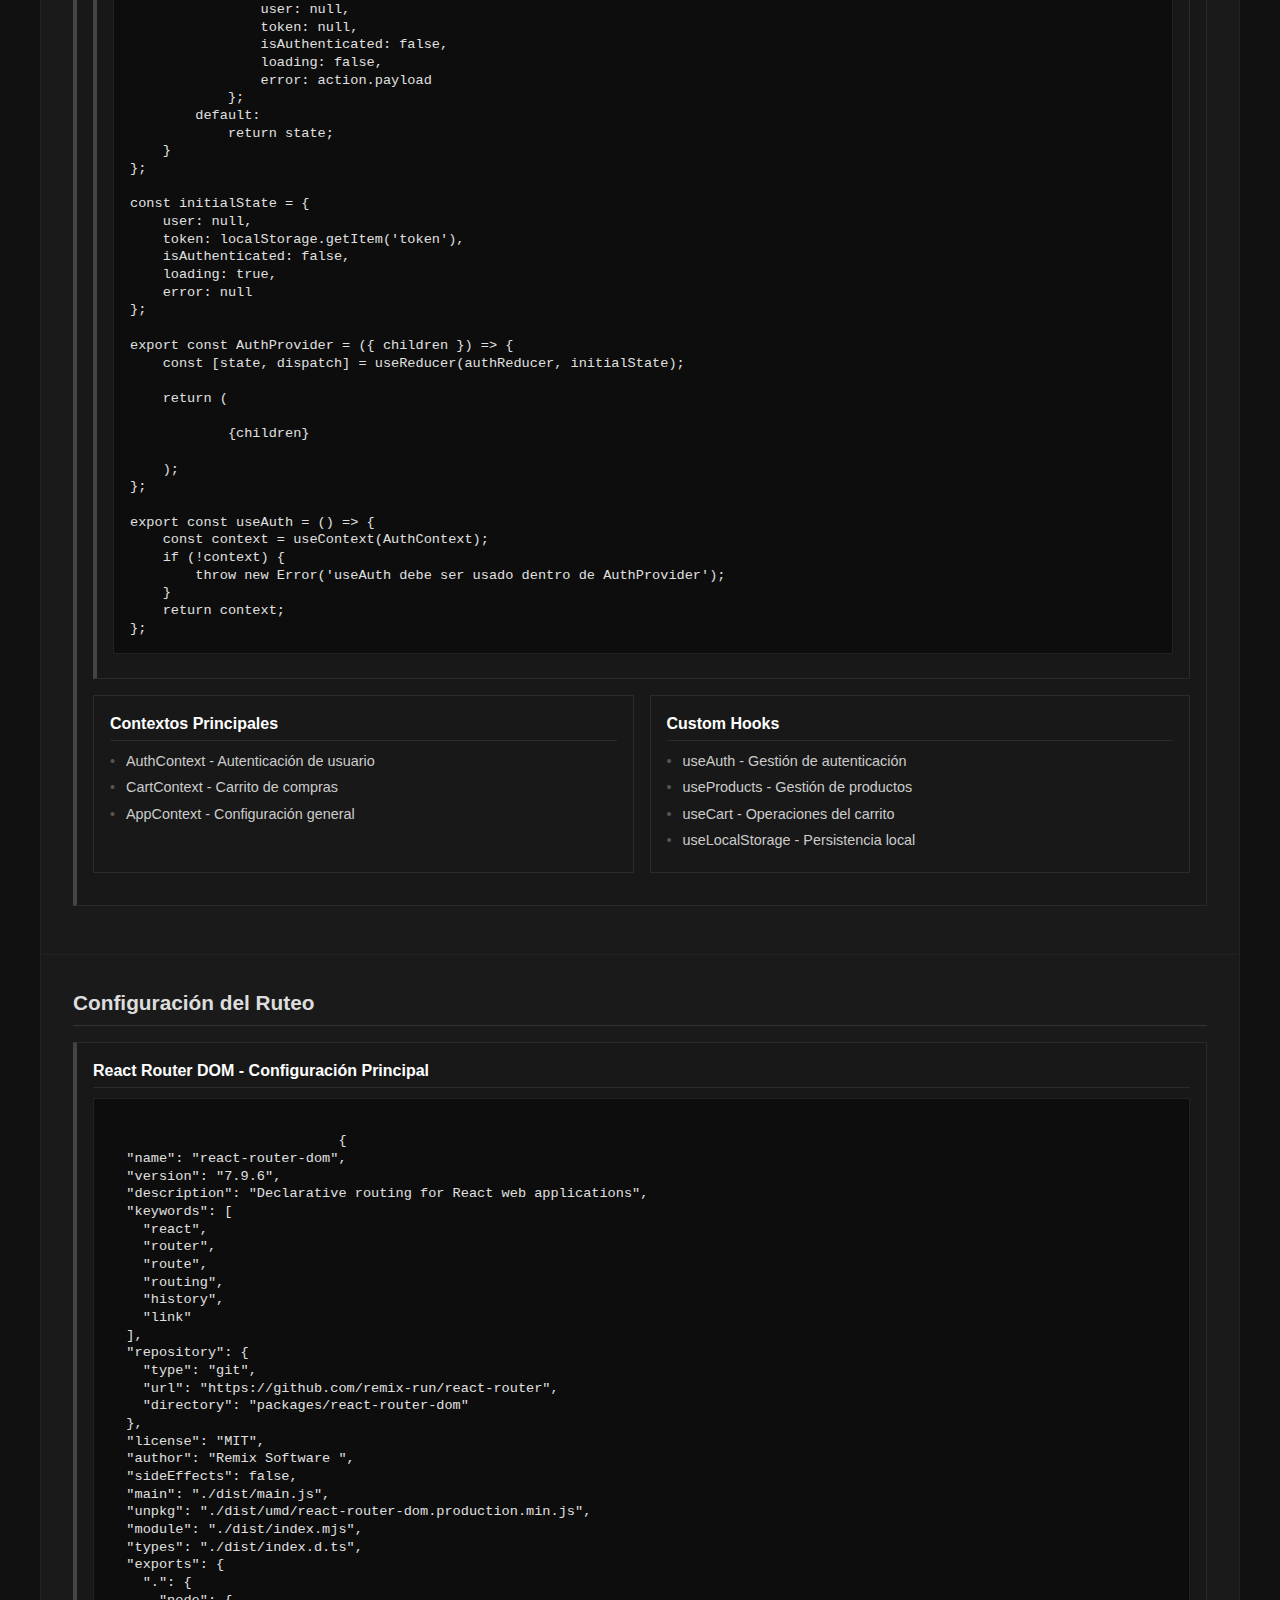
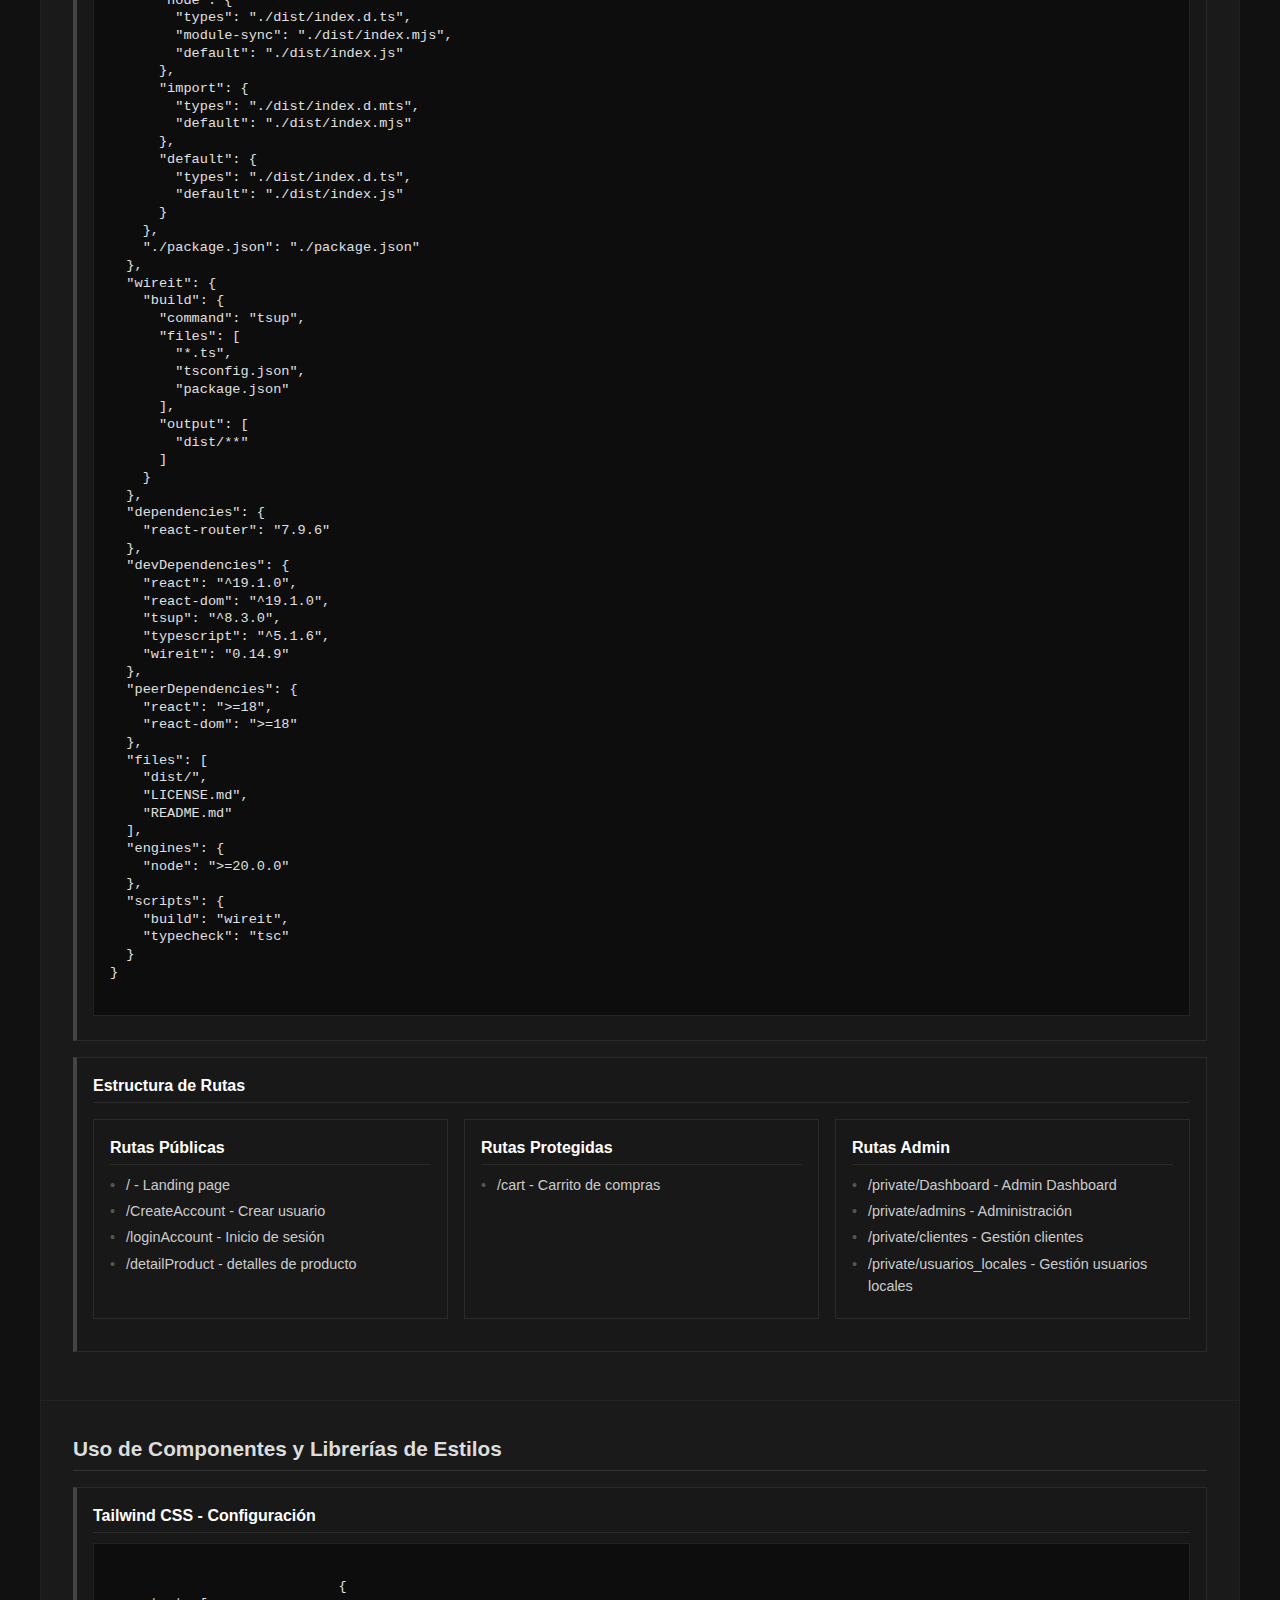
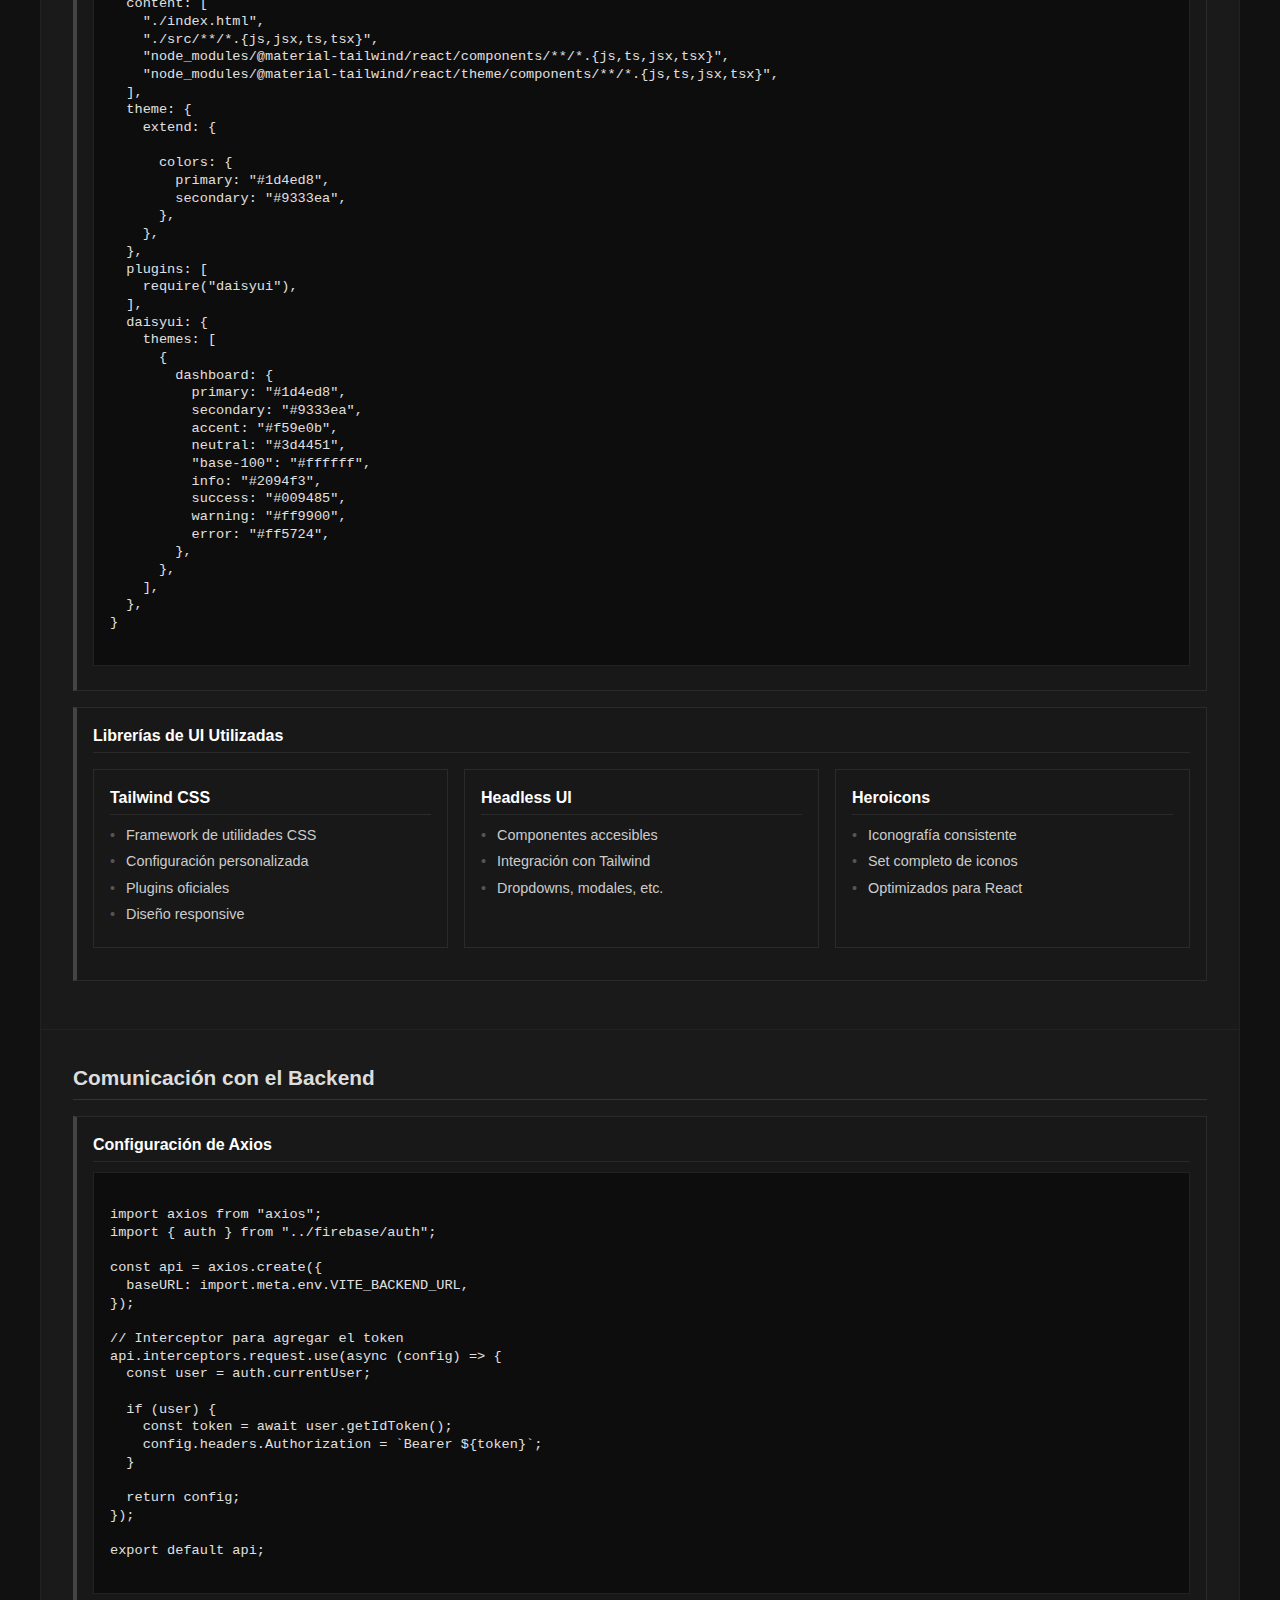
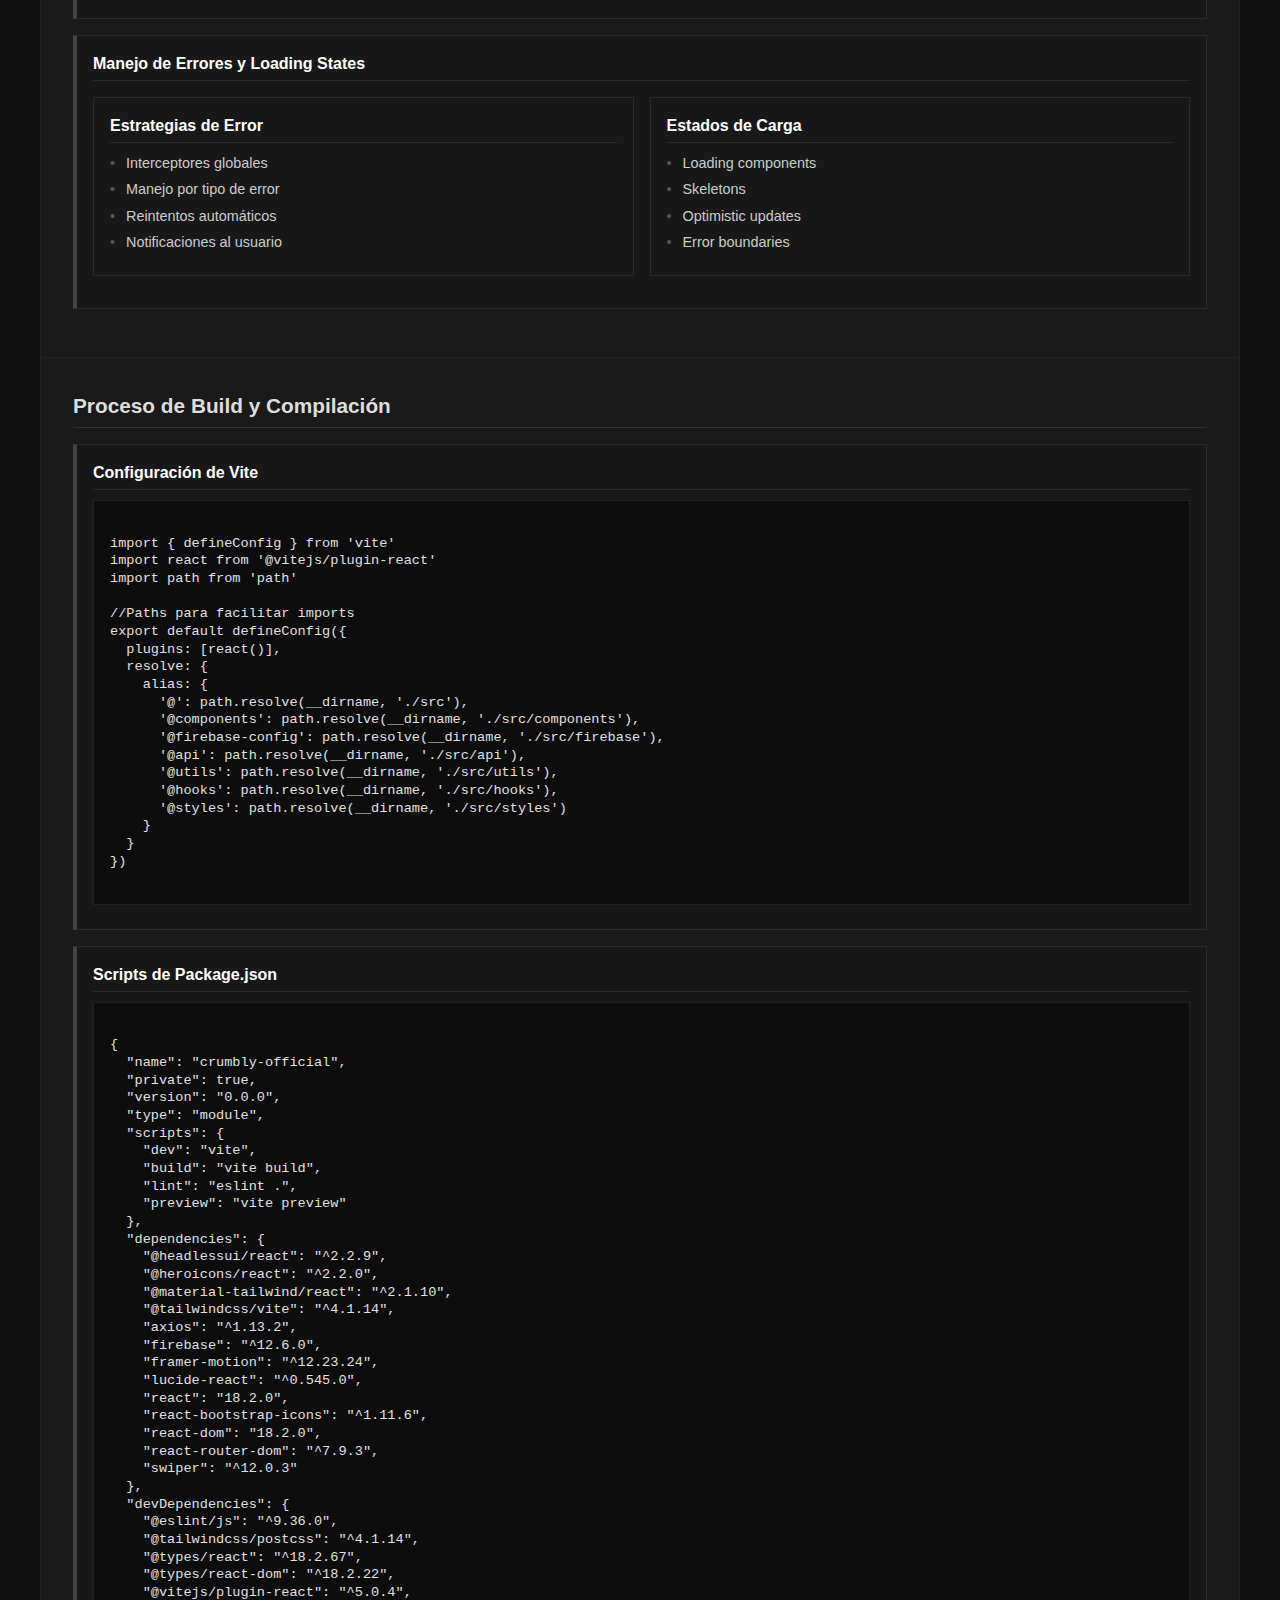
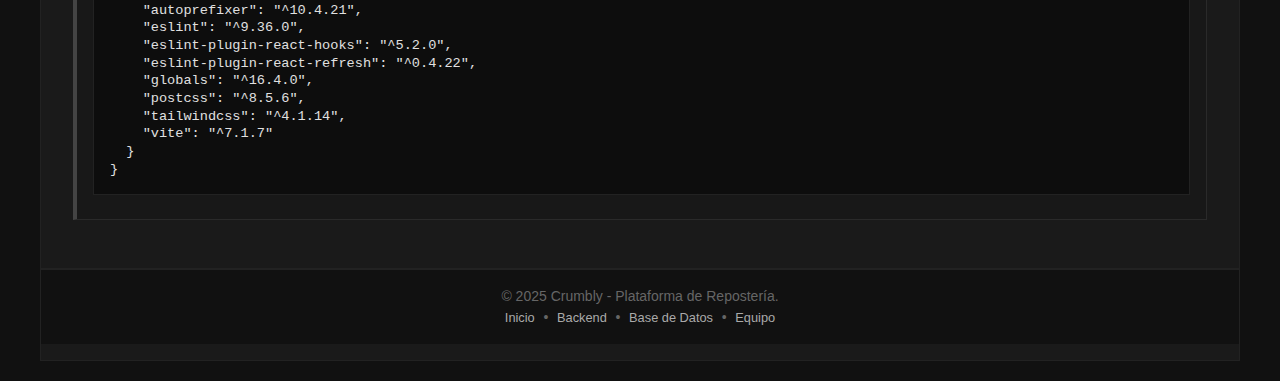
<file: pages/frontend.html>
<!DOCTYPE html>
<html lang="es">
<head>
    <meta charset="UTF-8">
    <meta name="viewport" content="width=device-width, initial-scale=1.0">
    <title>Frontend - Manual Técnico Crumbly</title>
    <link rel="stylesheet" href="../styles.css">
</head>
<body>
    <div class="container">
        <header>
            <h1>Crumbly</h1>
            <h2>Manual Tecnico - Frontend</h2>
            <p class="version">Versión 1.0</p>
        </header>

        <nav class="main-nav">
            <ul>
                <li><a href="../index.html" class="nav-link">Inicio</a></li>
                <li><a href="#estructura" class="nav-link">Estructura</a></li>
                <li><a href="#estado" class="nav-link">Estado</a></li>
                <li><a href="#ruteo" class="nav-link">Ruteo</a></li>
                <li><a href="#componentes" class="nav-link">Componentes</a></li>
                <li><a href="#comunicacion" class="nav-link">Comunicación</a></li>
                <li><a href="#build" class="nav-link">Build</a></li>
            </ul>
        </nav>

        <main>
            <!-- Sección Frontend Overview -->
            <section id="frontend" class="section">
                <h2>Frontend (React/Vite)</h2>
                <div class="content">
                    <div class="card">
                        <h3>Arquitectura Frontend</h3>
                        <p>El frontend de Crumbly está desarrollado en React con Vite como build tool, utilizando una arquitectura component-based con gestión de estado global.</p>
                        
                        <div class="features-grid">
                            <div class="feature">
                                <h4>Tecnologías Principales</h4>
                                <ul>
                                    <li>React 18+</li>
                                    <li>Vite 4.x</li>
                                    <li>Tailwind CSS</li>
                                    <li>React Router DOM</li>
                                    <li>Axios</li>
                                </ul>
                            </div>
                            <div class="feature">
                                <h4>Características</h4>
                                <ul>
                                    <li>Single Page Application (SPA)</li>
                                    <li>Diseño responsive mobile-first</li>
                                    <li>Gestor de estado global</li>
                                    <li>Ruteo cliente-side</li>
                                    <li>Optimización de rendimiento</li>
                                </ul>
                            </div>
                        </div>
                    </div>
                </div>
            </section>

            <!-- Sección Estructura de Directorios -->
            <section id="estructura" class="section">
                <h2>Estructura de Directorios</h2>
                <div class="content">
                    <div class="card">
                        <h3>Organización del Proyecto Frontend</h3>
                        <pre class="code-block"><code>
src
 ┣ assets
 ┃ ┣ public
 ┃ ┃ ┣ HomePage
 ┃ ┃ ┃ ┣ footer.jpeg
 ┃ ┃ ┃ ┣ macaronsPackage.jpg
 ┃ ┃ ┃ ┗ Orderbox.jpg
 ┃ ┃ ┗ SignIn
 ┃ ┃ ┃ ┣ Shop.jpeg
 ┃ ┃ ┃ ┗ Shop_dessert.jpg
 ┃ ┗ react.svg
 ┣ components
 ┃ ┣ private
 ┃ ┃ ┗ tabs.jsx
 ┃ ┗ public
 ┃ ┃ ┣ card.jsx
 ┃ ┃ ┣ customers.jsx
 ┃ ┃ ┗ Navbar.jsx
 ┣ routes
 ┃ ┗ index.jsx
 ┣ styles
 ┃ ┣ private
 ┃ ┃ ┗ dashboard.css
 ┃ ┣ public
 ┃ ┃ ┣ cards.css
 ┃ ┃ ┣ Customers.css
 ┃ ┃ ┣ detailProduct.css
 ┃ ┃ ┣ HomePage.css
 ┃ ┃ ┣ Navbar.css
 ┃ ┃ ┗ sign.css
 ┃ ┗ index.css
 ┣ types
 ┃ ┗ daisyui.d.ts
 ┣ views
 ┃ ┣ private
 ┃ ┃ ┣ Administradores.jsx
 ┃ ┃ ┣ Clientes.jsx
 ┃ ┃ ┣ Dashboard.jsx
 ┃ ┃ ┗ UsuariosLocales.jsx
 ┃ ┗ public
 ┃ ┃ ┣ Cart.jsx
 ┃ ┃ ┣ CreateAccount.jsx
 ┃ ┃ ┣ DetailProduct.jsx
 ┃ ┃ ┣ HomePage.jsx
 ┃ ┃ ┣ LoginAccount.jsx
 ┃ ┃ ┣ Ofertas.jsx
 ┃ ┃ ┗ Products.jsx
 ┣ App.css
 ┣ App.jsx
 ┗ main.jsx
</code></pre>
                    </div>
                    <div class="card">
                        <h3>Variables de Entorno</h3>
                        <pre class="code-block"><code>
#Backend
VITE_BACKEND_URL=http://127.0.0.1:8000
#Firebase
VITE_FIREBASE_API_KEY=AIzaSyCY3v1xufsZ8c5fMCwRvobYI0IcpSCNQSw
VITE_FIREBASE_AUTH_DOMAIN=crumbly-auth.firebaseapp.com
VITE_FIREBASE_PROJECT_ID=crumbly-auth
VITE_FIREBASE_STORAGE_BUCKET=crumbly-auth.firebasestorage.app
VITE_FIREBASE_MESSAGING_SENDER_ID=686193624454
VITE_FIREBASE_APP_ID=1:686193624454:web:40cb515f06fa72d57b9807
</code></pre>
                    </div>

                    <div class="card">
                        <h3>Descripción de Directorios</h3>
                        <div class="features-grid">
                            <div class="feature">
                                <h4>components/</h4>
                                <p>Componentes reutilizables organizados por dominio y tipo (UI, layout, específicos).</p>
                            </div>
                            <div class="feature">
                                <h4>pages/</h4>
                                <p>Componentes que representan páginas completas de la aplicación.</p>
                            </div>
                            <div class="feature">
                                <h4>services/</h4>
                                <p>Módulos para comunicación con APIs externas y backend.</p>
                            </div>
                            <div class="feature">
                                <h4>hooks/</h4>
                                <p>Custom hooks para lógica reutilizable y gestión de estado.</p>
                            </div>
                        </div>
                    </div>
                </div>
            </section>

            <!-- Sección Gestión de Estado -->
            <section id="estado" class="section">
                <h2>Gestión de Estado Global</h2>
                <div class="content">
                    <div class="card">
                        <h3>Arquitectura de Estado</h3>
                        <p>Combina React Context API para estado global con custom hooks para estado local complejo.</p>
                        
                        <div class="card">
                            <h4>AuthContext - Gestión de Autenticación</h4>
                            <pre class="code-block"><code>import React, { createContext, useContext, useReducer } from 'react';

const AuthContext = createContext();

const authReducer = (state, action) => {
    switch (action.type) {
        case 'LOGIN_SUCCESS':
            return {
                ...state,
                user: action.payload.user,
                token: action.payload.token,
                isAuthenticated: true,
                loading: false
            };
        case 'LOGOUT':
            return {
                ...state,
                user: null,
                token: null,
                isAuthenticated: false,
                loading: false
            };
        case 'AUTH_ERROR':
            return {
                ...state,
                user: null,
                token: null,
                isAuthenticated: false,
                loading: false,
                error: action.payload
            };
        default:
            return state;
    }
};

const initialState = {
    user: null,
    token: localStorage.getItem('token'),
    isAuthenticated: false,
    loading: true,
    error: null
};

export const AuthProvider = ({ children }) => {
    const [state, dispatch] = useReducer(authReducer, initialState);

    return (
        <AuthContext.Provider value={{ state, dispatch }}>
            {children}
        </AuthContext.Provider>
    );
};

export const useAuth = () => {
    const context = useContext(AuthContext);
    if (!context) {
        throw new Error('useAuth debe ser usado dentro de AuthProvider');
    }
    return context;
};</code></pre>
                        </div>

                        <div class="features-grid">
                            <div class="feature">
                                <h4>Contextos Principales</h4>
                                <ul>
                                    <li>AuthContext - Autenticación de usuario</li>
                                    <li>CartContext - Carrito de compras</li>
                                    <li>AppContext - Configuración general</li>
                                </ul>
                            </div>
                            <div class="feature">
                                <h4>Custom Hooks</h4>
                                <ul>
                                    <li>useAuth - Gestión de autenticación</li>
                                    <li>useProducts - Gestión de productos</li>
                                    <li>useCart - Operaciones del carrito</li>
                                    <li>useLocalStorage - Persistencia local</li>
                                </ul>
                            </div>
                        </div>
                    </div>
                </div>
            </section>

            <!-- Sección Configuración del Ruteo -->
            <section id="ruteo" class="section">
                <h2>Configuración del Ruteo</h2>
                <div class="content">
                    <div class="card">
                        <h3>React Router DOM - Configuración Principal</h3>
                        <pre class="code-block"><code>
                            {
  "name": "react-router-dom",
  "version": "7.9.6",
  "description": "Declarative routing for React web applications",
  "keywords": [
    "react",
    "router",
    "route",
    "routing",
    "history",
    "link"
  ],
  "repository": {
    "type": "git",
    "url": "https://github.com/remix-run/react-router",
    "directory": "packages/react-router-dom"
  },
  "license": "MIT",
  "author": "Remix Software <hello@remix.run>",
  "sideEffects": false,
  "main": "./dist/main.js",
  "unpkg": "./dist/umd/react-router-dom.production.min.js",
  "module": "./dist/index.mjs",
  "types": "./dist/index.d.ts",
  "exports": {
    ".": {
      "node": {
        "types": "./dist/index.d.ts",
        "module-sync": "./dist/index.mjs",
        "default": "./dist/index.js"
      },
      "import": {
        "types": "./dist/index.d.mts",
        "default": "./dist/index.mjs"
      },
      "default": {
        "types": "./dist/index.d.ts",
        "default": "./dist/index.js"
      }
    },
    "./package.json": "./package.json"
  },
  "wireit": {
    "build": {
      "command": "tsup",
      "files": [
        "*.ts",
        "tsconfig.json",
        "package.json"
      ],
      "output": [
        "dist/**"
      ]
    }
  },
  "dependencies": {
    "react-router": "7.9.6"
  },
  "devDependencies": {
    "react": "^19.1.0",
    "react-dom": "^19.1.0",
    "tsup": "^8.3.0",
    "typescript": "^5.1.6",
    "wireit": "0.14.9"
  },
  "peerDependencies": {
    "react": ">=18",
    "react-dom": ">=18"
  },
  "files": [
    "dist/",
    "LICENSE.md",
    "README.md"
  ],
  "engines": {
    "node": ">=20.0.0"
  },
  "scripts": {
    "build": "wireit",
    "typecheck": "tsc"
  }
}
                        </code></pre>
                    </div>

                    <div class="card">
                        <h3>Estructura de Rutas</h3>
                        <div class="features-grid">
                            <div class="feature">
                                <h4>Rutas Públicas</h4>
                                <ul>
                                    <li>/ - Landing page</li>
                                    <li>/CreateAccount - Crear usuario</li>
                                    <li>/loginAccount - Inicio de sesión</li>
                                    <li>/detailProduct - detalles de producto</li>
                                </ul>
                            </div>
                            <div class="feature">
                                <h4>Rutas Protegidas</h4>
                                <ul>
                                    <li>/cart - Carrito de compras</li>
                                </ul>
                            </div>
                            <div class="feature">
                                <h4>Rutas Admin</h4>
                                <ul>
                                    <li>/private/Dashboard - Admin Dashboard</li>
                                    <li>/private/admins - Administración</li>
                                    <li>/private/clientes - Gestión clientes</li>
                                    <li>/private/usuarios_locales - Gestión usuarios locales</li>
                                </ul>
                            </div>
                        </div>
                    </div>
                </div>
            </section>

            <!-- Sección Componentes y Estilos -->
            <section id="componentes" class="section">
                <h2>Uso de Componentes y Librerías de Estilos</h2>
                <div class="content">
                    <div class="card">
                        <h3>Tailwind CSS - Configuración</h3>
                        <pre class="code-block"><code>
                            {
  content: [
    "./index.html",
    "./src/**/*.{js,jsx,ts,tsx}",
    "node_modules/@material-tailwind/react/components/**/*.{js,ts,jsx,tsx}",
    "node_modules/@material-tailwind/react/theme/components/**/*.{js,ts,jsx,tsx}",
  ],
  theme: {
    extend: {
     
      colors: {
        primary: "#1d4ed8",   
        secondary: "#9333ea",
      },
    },
  },
  plugins: [
    require("daisyui"), 
  ],
  daisyui: {
    themes: [
      {
        dashboard: {
          primary: "#1d4ed8",
          secondary: "#9333ea",
          accent: "#f59e0b",
          neutral: "#3d4451",
          "base-100": "#ffffff",
          info: "#2094f3",
          success: "#009485",
          warning: "#ff9900",
          error: "#ff5724",
        },
      },
    ],
  },
}
                        </code></pre>
                    </div>

                    <div class="card">
                        <h3>Librerías de UI Utilizadas</h3>
                        <div class="features-grid">
                            <div class="feature">
                                <h4>Tailwind CSS</h4>
                                <ul>
                                    <li>Framework de utilidades CSS</li>
                                    <li>Configuración personalizada</li>
                                    <li>Plugins oficiales</li>
                                    <li>Diseño responsive</li>
                                </ul>
                            </div>
                            <div class="feature">
                                <h4>Headless UI</h4>
                                <ul>
                                    <li>Componentes accesibles</li>
                                    <li>Integración con Tailwind</li>
                                    <li>Dropdowns, modales, etc.</li>
                                </ul>
                            </div>
                            <div class="feature">
                                <h4>Heroicons</h4>
                                <ul>
                                    <li>Iconografía consistente</li>
                                    <li>Set completo de iconos</li>
                                    <li>Optimizados para React</li>
                                </ul>
                            </div>
                        </div>
                    </div>
                </div>
            </section>

            <!-- Sección Comunicación con Backend -->
            <section id="comunicacion" class="section">
                <h2>Comunicación con el Backend</h2>
                <div class="content">
                    <div class="card">
                        <h3>Configuración de Axios</h3>
                        <pre class="code-block"><code>
import axios from "axios";
import { auth } from "../firebase/auth";

const api = axios.create({
  baseURL: import.meta.env.VITE_BACKEND_URL,
});

// Interceptor para agregar el token
api.interceptors.request.use(async (config) => {
  const user = auth.currentUser;

  if (user) {
    const token = await user.getIdToken();
    config.headers.Authorization = `Bearer ${token}`;
  }

  return config;
});

export default api;
                        </code></pre>
                    </div>

                    <div class="card">
                        <h3>Manejo de Errores y Loading States</h3>
                        <div class="features-grid">
                            <div class="feature">
                                <h4>Estrategias de Error</h4>
                                <ul>
                                    <li>Interceptores globales</li>
                                    <li>Manejo por tipo de error</li>
                                    <li>Reintentos automáticos</li>
                                    <li>Notificaciones al usuario</li>
                                </ul>
                            </div>
                            <div class="feature">
                                <h4>Estados de Carga</h4>
                                <ul>
                                    <li>Loading components</li>
                                    <li>Skeletons</li>
                                    <li>Optimistic updates</li>
                                    <li>Error boundaries</li>
                                </ul>
                            </div>
                        </div>
                    </div>
                </div>
            </section>

            <!-- Sección Build y Compilación -->
            <section id="build" class="section">
                <h2>Proceso de Build y Compilación</h2>
                <div class="content">
                    <div class="card">
                        <h3>Configuración de Vite</h3>
                        <pre class="code-block"><code>
import { defineConfig } from 'vite'
import react from '@vitejs/plugin-react'
import path from 'path'

//Paths para facilitar imports
export default defineConfig({
  plugins: [react()],
  resolve: {
    alias: {
      '@': path.resolve(__dirname, './src'),
      '@components': path.resolve(__dirname, './src/components'),
      '@firebase-config': path.resolve(__dirname, './src/firebase'),
      '@api': path.resolve(__dirname, './src/api'),
      '@utils': path.resolve(__dirname, './src/utils'),
      '@hooks': path.resolve(__dirname, './src/hooks'),
      '@styles': path.resolve(__dirname, './src/styles')
    }
  }
})
                        </code></pre>
                    </div>

                    <div class="card">
                        <h3>Scripts de Package.json</h3>
                        <pre class="code-block"><code>
{
  "name": "crumbly-official",
  "private": true,
  "version": "0.0.0",
  "type": "module",
  "scripts": {
    "dev": "vite",
    "build": "vite build",
    "lint": "eslint .",
    "preview": "vite preview"
  },
  "dependencies": {
    "@headlessui/react": "^2.2.9",
    "@heroicons/react": "^2.2.0",
    "@material-tailwind/react": "^2.1.10",
    "@tailwindcss/vite": "^4.1.14",
    "axios": "^1.13.2",
    "firebase": "^12.6.0",
    "framer-motion": "^12.23.24",
    "lucide-react": "^0.545.0",
    "react": "18.2.0",
    "react-bootstrap-icons": "^1.11.6",
    "react-dom": "18.2.0",
    "react-router-dom": "^7.9.3",
    "swiper": "^12.0.3"
  },
  "devDependencies": {
    "@eslint/js": "^9.36.0",
    "@tailwindcss/postcss": "^4.1.14",
    "@types/react": "^18.2.67",
    "@types/react-dom": "^18.2.22",
    "@vitejs/plugin-react": "^5.0.4",
    "autoprefixer": "^10.4.21",
    "eslint": "^9.36.0",
    "eslint-plugin-react-hooks": "^5.2.0",
    "eslint-plugin-react-refresh": "^0.4.22",
    "globals": "^16.4.0",
    "postcss": "^8.5.6",
    "tailwindcss": "^4.1.14",
    "vite": "^7.1.7"
  }
}
</code></pre>
                    </div>
                </div>
            </section>
        </main>

        <footer>
            <p>&copy; 2025 Crumbly - Plataforma de Repostería.</p>
            <p class="footer-links">
                <a href="../index.html">Inicio</a> • 
                <a href="backend.html">Backend</a> • 
                <a href="database.html">Base de Datos</a> • 
                <a href="team.html">Equipo</a>
            </p>
        </footer>
    </div>

    <script src="../script.js"></script>
</body>
</html>
</file>
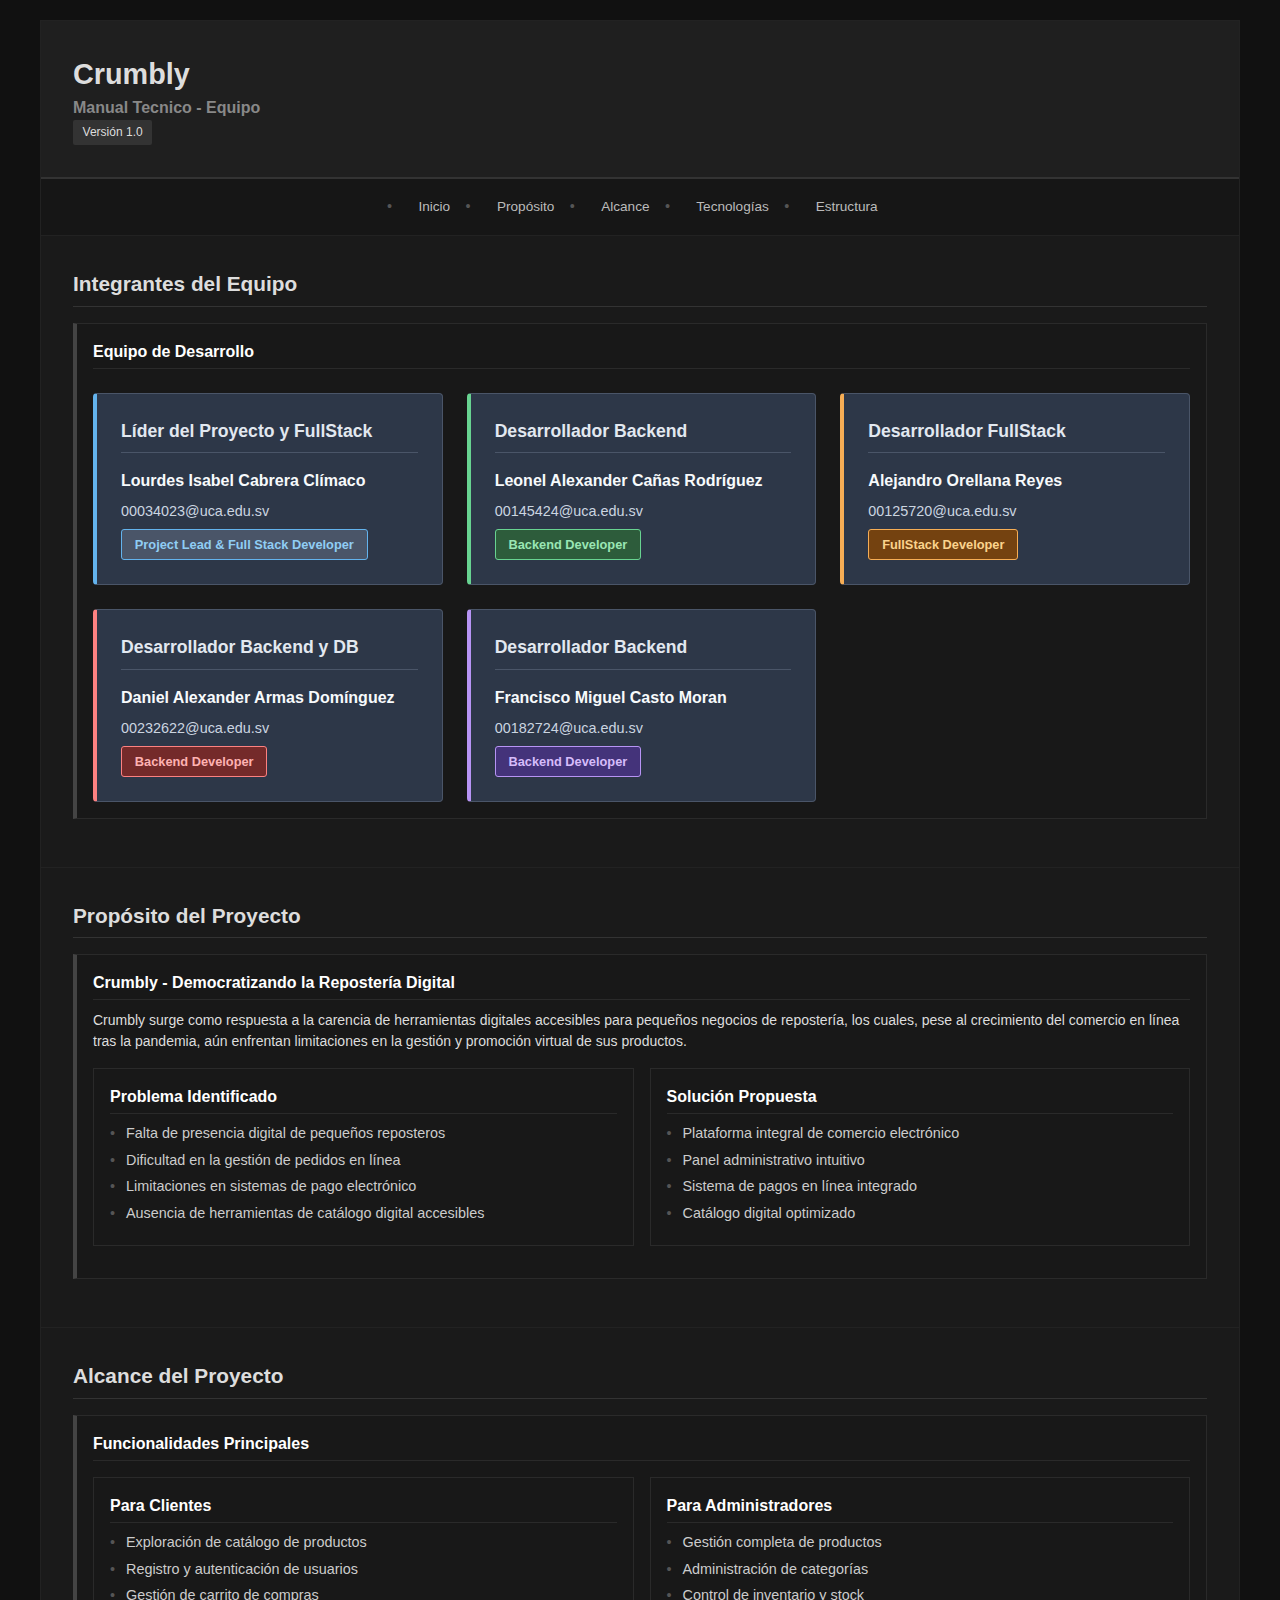
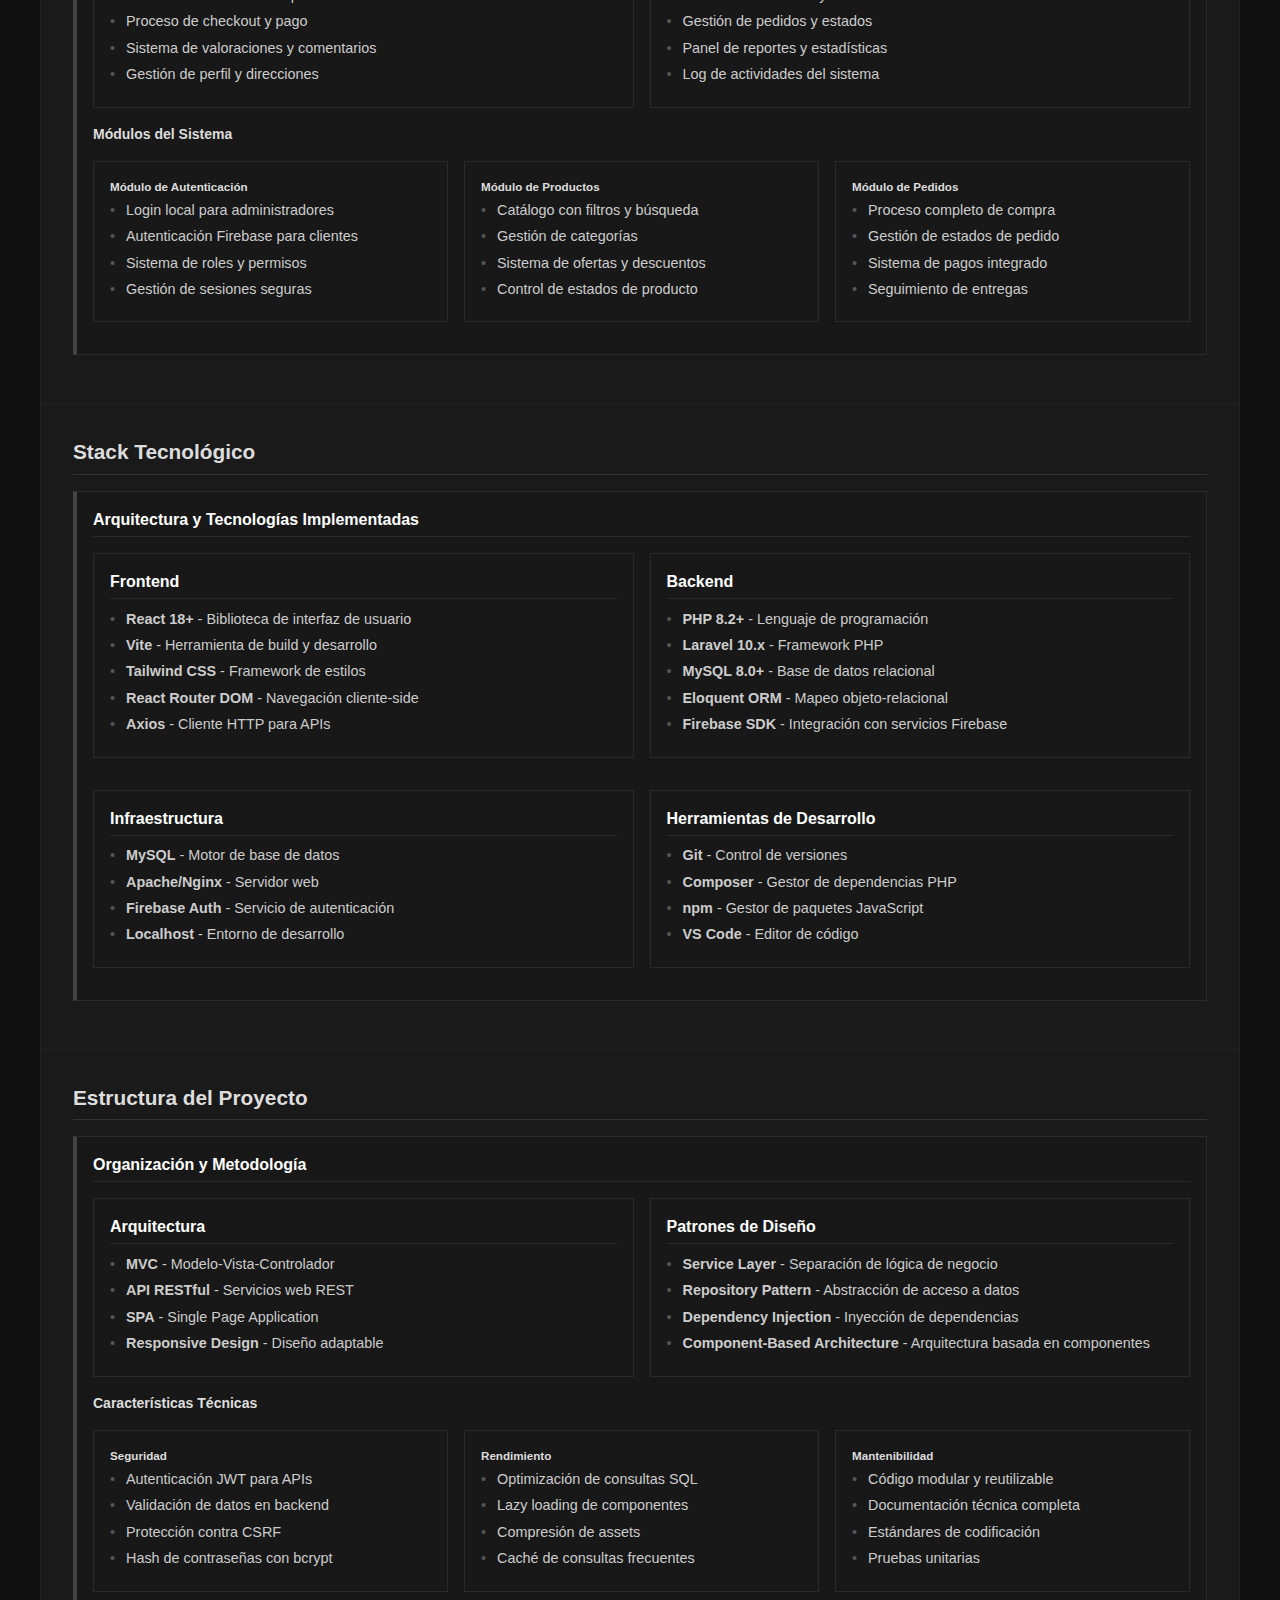
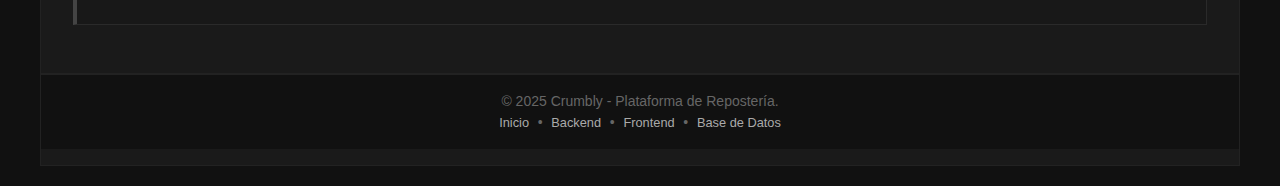
<file: pages/team.html>
<!DOCTYPE html>
<html lang="es">
<head>
    <meta charset="UTF-8">
    <meta name="viewport" content="width=device-width, initial-scale=1.0">
    <title>Equipo - Manual Técnico Crumbly</title>
    <link rel="stylesheet" href="../styles.css">
</head>
<body>
    <div class="container">
       <header>
            <h1>Crumbly</h1>
            <h2>Manual Tecnico - Equipo</h2>
            <p class="version">Versión 1.0</p>
        </header>

        <nav class="main-nav">
            <ul>
                <li><a href="../index.html" class="nav-link">Inicio</a></li>
                <li><a href="#proposito" class="nav-link">Propósito</a></li>
                <li><a href="#alcance" class="nav-link">Alcance</a></li>
                <li><a href="#tecnologias" class="nav-link">Tecnologías</a></li>
                <li><a href="#estructura" class="nav-link">Estructura</a></li>
            </ul>
        </nav>

        <main>
            <!-- Sección Integrantes del Equipo -->
<section id="equipo" class="section">
    <h2>Integrantes del Equipo</h2>
    <div class="content">
        <div class="card">
            <h3>Equipo de Desarrollo</h3>
            
            <div class="team-members-grid">
                <div class="team-member">
                    <h4>Líder del Proyecto y FullStack</h4>
                    <div class="member-info">
                        <strong>Lourdes Isabel Cabrera Clímaco </strong>
                        <p>00034023@uca.edu.sv</p>
                        <span class="member-role">Project Lead & Full Stack Developer</span>
                    </div>
                </div>
                
                <div class="team-member">
                    <h4>Desarrollador Backend</h4>
                    <div class="member-info">
                        <strong>Leonel Alexander Cañas Rodríguez</strong>
                        <p>00145424@uca.edu.sv</p>
                        <span class="member-role">Backend Developer</span>
                    </div>
                </div>
                
                <div class="team-member">
                    <h4>Desarrollador FullStack</h4>
                    <div class="member-info">
                        <strong>Alejandro Orellana Reyes </strong>
                        <p>00125720@uca.edu.sv</p>
                        <span class="member-role">FullStack Developer</span>
                    </div>
                </div>
                
                <div class="team-member">
                    <h4>Desarrollador Backend y DB</h4>
                    <div class="member-info">
                        <strong>Daniel Alexander Armas Domínguez </strong>
                        <p>00232622@uca.edu.sv</p>
                        <span class="member-role">Backend Developer</span>
                    </div>
                </div>
                
                <div class="team-member">
                    <h4>Desarrollador Backend</h4>
                    <div class="member-info">
                        <strong>Francisco Miguel Casto Moran</strong>
                        <p>00182724@uca.edu.sv</p>
                        <span class="member-role">Backend Developer</span>
                    </div>
                </div>
            </div>
        </div>
    </div>
</section>
            <!-- Sección Propósito -->
            <section id="proposito" class="section">
                <h2>Propósito del Proyecto</h2>
                <div class="content">
                    <div class="card">
                        <h3>Crumbly - Democratizando la Repostería Digital</h3>
                        <p>Crumbly surge como respuesta a la carencia de herramientas digitales accesibles para pequeños negocios de repostería, los cuales, pese al crecimiento del comercio en línea tras la pandemia, aún enfrentan limitaciones en la gestión y promoción virtual de sus productos.</p>
                        
                        <div class="features-grid">
                            <div class="feature">
                                <h4>Problema Identificado</h4>
                                <ul>
                                    <li>Falta de presencia digital de pequeños reposteros</li>
                                    <li>Dificultad en la gestión de pedidos en línea</li>
                                    <li>Limitaciones en sistemas de pago electrónico</li>
                                    <li>Ausencia de herramientas de catálogo digital accesibles</li>
                                </ul>
                            </div>
                            <div class="feature">
                                <h4>Solución Propuesta</h4>
                                <ul>
                                    <li>Plataforma integral de comercio electrónico</li>
                                    <li>Panel administrativo intuitivo</li>
                                    <li>Sistema de pagos en línea integrado</li>
                                    <li>Catálogo digital optimizado</li>
                                </ul>
                            </div>
                        </div>
                    </div>
                </div>
            </section>

            <!-- Sección Alcance -->
            <section id="alcance" class="section">
                <h2>Alcance del Proyecto</h2>
                <div class="content">
                    <div class="card">
                        <h3>Funcionalidades Principales</h3>
                        
                        <div class="features-grid">
                            <div class="feature">
                                <h4>Para Clientes</h4>
                                <ul>
                                    <li>Exploración de catálogo de productos</li>
                                    <li>Registro y autenticación de usuarios</li>
                                    <li>Gestión de carrito de compras</li>
                                    <li>Proceso de checkout y pago</li>
                                    <li>Sistema de valoraciones y comentarios</li>
                                    <li>Gestión de perfil y direcciones</li>
                                </ul>
                            </div>
                            <div class="feature">
                                <h4>Para Administradores</h4>
                                <ul>
                                    <li>Gestión completa de productos</li>
                                    <li>Administración de categorías</li>
                                    <li>Control de inventario y stock</li>
                                    <li>Gestión de pedidos y estados</li>
                                    <li>Panel de reportes y estadísticas</li>
                                    <li>Log de actividades del sistema</li>
                                </ul>
                            </div>
                        </div>

                        <h4>Módulos del Sistema</h4>
                        <div class="features-grid">
                            <div class="feature">
                                <h5>Módulo de Autenticación</h5>
                                <ul>
                                    <li>Login local para administradores</li>
                                    <li>Autenticación Firebase para clientes</li>
                                    <li>Sistema de roles y permisos</li>
                                    <li>Gestión de sesiones seguras</li>
                                </ul>
                            </div>
                            <div class="feature">
                                <h5>Módulo de Productos</h5>
                                <ul>
                                    <li>Catálogo con filtros y búsqueda</li>
                                    <li>Gestión de categorías</li>
                                    <li>Sistema de ofertas y descuentos</li>
                                    <li>Control de estados de producto</li>
                                </ul>
                            </div>
                            <div class="feature">
                                <h5>Módulo de Pedidos</h5>
                                <ul>
                                    <li>Proceso completo de compra</li>
                                    <li>Gestión de estados de pedido</li>
                                    <li>Sistema de pagos integrado</li>
                                    <li>Seguimiento de entregas</li>
                                </ul>
                            </div>
                        </div>
                    </div>
                </div>
            </section>

            <!-- Sección Tecnologías -->
            <section id="tecnologias" class="section">
                <h2>Stack Tecnológico</h2>
                <div class="content">
                    <div class="card">
                        <h3>Arquitectura y Tecnologías Implementadas</h3>
                        
                        <div class="features-grid">
                            <div class="feature">
                                <h4>Frontend</h4>
                                <ul>
                                    <li><strong>React 18+</strong> - Biblioteca de interfaz de usuario</li>
                                    <li><strong>Vite</strong> - Herramienta de build y desarrollo</li>
                                    <li><strong>Tailwind CSS</strong> - Framework de estilos</li>
                                    <li><strong>React Router DOM</strong> - Navegación cliente-side</li>
                                    <li><strong>Axios</strong> - Cliente HTTP para APIs</li>
                                </ul>
                            </div>
                            <div class="feature">
                                <h4>Backend</h4>
                                <ul>
                                    <li><strong>PHP 8.2+</strong> - Lenguaje de programación</li>
                                    <li><strong>Laravel 10.x</strong> - Framework PHP</li>
                                    <li><strong>MySQL 8.0+</strong> - Base de datos relacional</li>
                                    <li><strong>Eloquent ORM</strong> - Mapeo objeto-relacional</li>
                                    <li><strong>Firebase SDK</strong> - Integración con servicios Firebase</li>
                                </ul>
                            </div>
                        </div>

                        <div class="features-grid">
                            <div class="feature">
                                <h4>Infraestructura</h4>
                                <ul>
                                    <li><strong>MySQL</strong> - Motor de base de datos</li>
                                    <li><strong>Apache/Nginx</strong> - Servidor web</li>
                                    <li><strong>Firebase Auth</strong> - Servicio de autenticación</li>
                                    <li><strong>Localhost</strong> - Entorno de desarrollo</li>
                                </ul>
                            </div>
                            <div class="feature">
                                <h4>Herramientas de Desarrollo</h4>
                                <ul>
                                    <li><strong>Git</strong> - Control de versiones</li>
                                    <li><strong>Composer</strong> - Gestor de dependencias PHP</li>
                                    <li><strong>npm</strong> - Gestor de paquetes JavaScript</li>
                                    <li><strong>VS Code</strong> - Editor de código</li>
                                </ul>
                            </div>
                        </div>
                    </div>
                </div>
            </section>

            <!-- Sección Estructura -->
            <section id="estructura" class="section">
                <h2>Estructura del Proyecto</h2>
                <div class="content">
                    <div class="card">
                        <h3>Organización y Metodología</h3>
                        
                        <div class="features-grid">
                            <div class="feature">
                                <h4>Arquitectura</h4>
                                <ul>
                                    <li><strong>MVC</strong> - Modelo-Vista-Controlador</li>
                                    <li><strong>API RESTful</strong> - Servicios web REST</li>
                                    <li><strong>SPA</strong> - Single Page Application</li>
                                    <li><strong>Responsive Design</strong> - Diseño adaptable</li>
                                </ul>
                            </div>
                            <div class="feature">
                                <h4>Patrones de Diseño</h4>
                                <ul>
                                    <li><strong>Service Layer</strong> - Separación de lógica de negocio</li>
                                    <li><strong>Repository Pattern</strong> - Abstracción de acceso a datos</li>
                                    <li><strong>Dependency Injection</strong> - Inyección de dependencias</li>
                                    <li><strong>Component-Based Architecture</strong> - Arquitectura basada en componentes</li>
                                </ul>
                            </div>
                        </div>

                        <h4>Características Técnicas</h4>
                        <div class="features-grid">
                            <div class="feature">
                                <h5>Seguridad</h5>
                                <ul>
                                    <li>Autenticación JWT para APIs</li>
                                    <li>Validación de datos en backend</li>
                                    <li>Protección contra CSRF</li>
                                    <li>Hash de contraseñas con bcrypt</li>
                                </ul>
                            </div>
                            <div class="feature">
                                <h5>Rendimiento</h5>
                                <ul>
                                    <li>Optimización de consultas SQL</li>
                                    <li>Lazy loading de componentes</li>
                                    <li>Compresión de assets</li>
                                    <li>Caché de consultas frecuentes</li>
                                </ul>
                            </div>
                            <div class="feature">
                                <h5>Mantenibilidad</h5>
                                <ul>
                                    <li>Código modular y reutilizable</li>
                                    <li>Documentación técnica completa</li>
                                    <li>Estándares de codificación</li>
                                    <li>Pruebas unitarias</li>
                                </ul>
                            </div>
                        </div>
                    </div>
                </div>
            </section>
        </main>

        <footer>
            <p>&copy; 2025 Crumbly - Plataforma de Repostería.</p>
            <p class="footer-links">
                <a href="../index.html">Inicio</a> • 
                <a href="backend.html">Backend</a> • 
                <a href="frontend.html">Frontend</a> • 
                <a href="database.html">Base de Datos</a>
            </p>
        </footer>
    </div>

    <script src="../script.js"></script>
</body>
</html>
</file>
<file: styles.css>
/* Reset */
* {
    margin: 0;
    padding: 0;
    box-sizing: border-box;
}

/* Base */
body {
    font-family: Arial, Helvetica, sans-serif;
    background: #111;
    color: #ddd;
    line-height: 1.5;
    font-size: 14px;
}

.container {
    max-width: 1200px;
    margin: 20px auto;
    background: #1a1a1a;
    border: 1px solid #222;
    padding-bottom: 1rem;
}

/* Header */
header {
    background: #1f1f1f;
    padding: 2rem;
    border-bottom: 2px solid #333;
}

header h1 {
    font-size: 1.8rem;
    font-weight: 700;
}

header h2 {
    font-size: 1rem;
    color: #888;
}

.version {
    background: #333;
    padding: 0.2rem 0.6rem;
    border-radius: 2px;
    font-size: 0.75rem;
    display: inline-block;
}

/* Nav */
.main-nav {
    background: #161616;
    padding: 0.8rem 0;
    border-bottom: 1px solid #222;
}

.main-nav ul {
    list-style: none;
    display: flex;
    justify-content: center;
    flex-wrap: wrap;
}

.nav-link {
    color: #bbb;
    text-decoration: none;
    padding: 0.4rem 0.9rem;
    font-size: 0.85rem;
    border: 1px solid transparent;
    transition: 0.2s;
}

.nav-link:hover,
.nav-link.active {
    background: #222;
    border-color: #444;
    color: #fff;
}

/* Sections */
.section {
    padding: 2rem;
    border-bottom: 1px solid #222;
}

.section h2 {
    font-size: 1.3rem;
    margin-bottom: 1rem;
    padding-bottom: 0.4rem;
    border-bottom: 1px solid #333;
}

/* Cards */
.card,
.tech-card,
.feature,
.requirement,
.config-step {
    background: #181818;
    border: 1px solid #2a2a2a;
    padding: 1rem;
    margin-bottom: 1rem;
}

.card {
    border-left: 4px solid #444;
}

.card h3,
.tech-card h3,
.feature h4,
.requirement h4,
.config-step h4 {
    margin-bottom: 0.6rem;
    font-size: 1rem;
    color: #fff;
    border-bottom: 1px solid #2a2a2a;
    padding-bottom: 0.25rem;
}

/* Grids */
.features-grid,
.tech-grid,
.requirements-grid {
    display: grid;
    gap: 1rem;
    margin-top: 1rem;
}

.features-grid { grid-template-columns: repeat(auto-fit, minmax(280px, 1fr)); }
.tech-grid { grid-template-columns: repeat(auto-fit, minmax(230px, 1fr)); }
.requirements-grid { grid-template-columns: repeat(auto-fit, minmax(260px, 1fr)); }

/* Architecture */
.arch-layer,
.flow-step {
    background: #181818;
    border: 1px solid #2a2a2a;
    padding: 1rem;
}

.arch-layer {
    border-left: 4px solid #555;
    margin: 0.5rem 0;
}

.arch-layer h3 {
    margin-bottom: 0.4rem;
    font-size: 1rem;
}

.arch-layer p {
    color: #aaa;
    font-size: 0.85rem;
}

.arch-layer small {
    color: #666;
    font-size: 0.75rem;
}

.arch-arrow {
    text-align: center;
    color: #666;
    margin: 0.5rem 0;
}

/* Flow */
.flow-steps {
    display: flex;
    flex-wrap: wrap;
    gap: 1rem;
}

.flow-step h4 {
    font-size: 1rem;
    margin-bottom: 0.4rem;
}

.step-number {
    width: 22px;
    height: 22px;
    background: #444;
    color: #fff;
    border-radius: 50%;
    display: inline-flex;
    align-items: center;
    justify-content: center;
    font-size: 0.75rem;
    margin-bottom: 0.5rem;
}

/* Code */
.code-block {
    background: #0d0d0d;
    color: #e0e0e0;
    padding: 1rem;
    border: 1px solid #222;
    overflow-x: auto;
    font-family: "Courier New", monospace;
    font-size: 0.85rem;
    line-height: 1.3;
    margin: 0.5rem 0;
}

pre code {
    display: block;
}

/* Lists */
ul {
    list-style: none;
}

li {
    margin: 0.3rem 0;
    padding-left: 1rem;
    position: relative;
    color: #ccc;
    font-size: 0.9rem;
}

li::before {
    content: "•";
    position: absolute;
    left: 0;
    color: #555;
}

/* Footer */
footer {
    background: #111;
    text-align: center;
    padding: 1rem;
    color: #666;
    border-top: 1px solid #222;
}

.footer-links a {
    color: #aaa;
    text-decoration: none;
    margin: 0 0.3rem;
    font-size: 0.8rem;
}

.footer-links a:hover {
    color: #fff;
}

/* Responsive */
@media (max-width: 768px) {
    .main-nav ul {
        flex-direction: column;
        align-items: center;
    }
    .section {
        padding: 1.5rem 1rem;
    }
}

/* Smooth Scroll */
html {
    scroll-behavior: smooth;
}

.img-container {
    display: flex;
    justify-content: center;
    margin: 2rem 0;
}
/* Tabla */
.table-container {
    overflow-x: auto;
    margin-top: 1rem;
    border: 1px solid #2a2a2a;
    background: #111;
    padding: 1rem;
}

.data-table {
    width: 100%;
    border-collapse: collapse;
    font-size: 0.9rem;
    color: #ddd;
}

.data-table thead {
    background: #222;
    border-bottom: 2px solid #3a3a3a;
}

.data-table th {
    padding: 0.6rem;
    text-align: left;
    font-weight: 600;
    color: #fff;
    border-right: 1px solid #333;
}

.data-table tbody td {
    padding: 0.55rem;
    border-bottom: 1px solid #222;
    border-right: 1px solid #222;
}

.data-table tr:hover {
    background: #1a1a1a;
}

.table-group {
    background: #161616;
    font-weight: 600;
    color: #e2e2e2;
}

.data-table td[rowspan] {
    background: #181818;
    font-weight: 600;
    color: #eaeaea;
}

.data-table td:last-child,
.data-table th:last-child {
    border-right: none;
}

/* Estilos para la sección de equipo - Tema Oscuro */
.team-members-grid {
    display: grid;
    grid-template-columns: repeat(auto-fit, minmax(300px, 1fr));
    gap: 1.5rem;
    margin-top: 1.5rem;
}

.team-member {
    background: #2d3748;
    padding: 1.5rem;
    border: 1px solid #4a5568;
    border-left: 4px solid #63b3ed;
    border-radius: 4px;
    transition: all 0.3s ease;
}

.team-member:hover {
    background: #4a5568;
    transform: translateY(-2px);
    box-shadow: 0 4px 12px rgba(0, 0, 0, 0.3);
}

.team-member h4 {
    color: #e2e8f0;
    margin-bottom: 1rem;
    font-size: 1.1rem;
    border-bottom: 1px solid #4a5568;
    padding-bottom: 0.5rem;
}

.member-info strong {
    color: #f7fafc;
    font-size: 1rem;
    display: block;
    margin-bottom: 0.5rem;
    font-weight: 600;
}

.member-info p {
    color: #cbd5e0;
    font-size: 0.9rem;
    margin-bottom: 0.5rem;
    line-height: 1.4;
}

.member-role {
    background: #4a5568;
    color: #90cdf4;
    padding: 0.3rem 0.8rem;
    border-radius: 3px;
    font-size: 0.8rem;
    font-weight: 600;
    display: inline-block;
    border: 1px solid #63b3ed;
}

.collaborators-list {
    display: flex;
    flex-direction: column;
    gap: 0.8rem;
}

.collaborator {
    padding: 0.8rem;
    background: #2d3748;
    border-left: 3px solid #718096;
    border: 1px solid #4a5568;
    border-radius: 3px;
    transition: background 0.3s ease;
}

.collaborator:hover {
    background: #4a5568;
}

.collaborator strong {
    color: #e2e8f0;
    font-weight: 600;
}

.collab-role {
    color: #a0aec0;
    font-style: italic;
    font-size: 0.9rem;
}

/* Efectos adicionales para el tema oscuro */
.team-member:nth-child(2) {
    border-left-color: #68d391;
}

.team-member:nth-child(2) .member-role {
    background: #2d5c3b;
    color: #9ae6b4;
    border-color: #68d391;
}

.team-member:nth-child(3) {
    border-left-color: #f6ad55;
}

.team-member:nth-child(3) .member-role {
    background: #744210;
    color: #fbd38d;
    border-color: #f6ad55;
}

.team-member:nth-child(4) {
    border-left-color: #fc8181;
}

.team-member:nth-child(4) .member-role {
    background: #742a2a;
    color: #feb2b2;
    border-color: #fc8181;
}

.team-member:nth-child(5) {
    border-left-color: #b794f4;
}

.team-member:nth-child(5) .member-role {
    background: #44337a;
    color: #d6bcfa;
    border-color: #b794f4;
}

.team-member:nth-child(6) {
    border-left-color: #4fd1c7;
}

.team-member:nth-child(6) .member-role {
    background: #234e52;
    color: #81e6d9;
    border-color: #4fd1c7;
}

/* Responsive */
@media (max-width: 768px) {
    .team-members-grid {
        grid-template-columns: 1fr;
    }
    
    .team-member {
        padding: 1rem;
    }
}

/* Efectos de animación suave */
@keyframes fadeInUp {
    from {
        opacity: 0;
        transform: translateY(20px);
    }
    to {
        opacity: 1;
        transform: translateY(0);
    }
}
</file>
